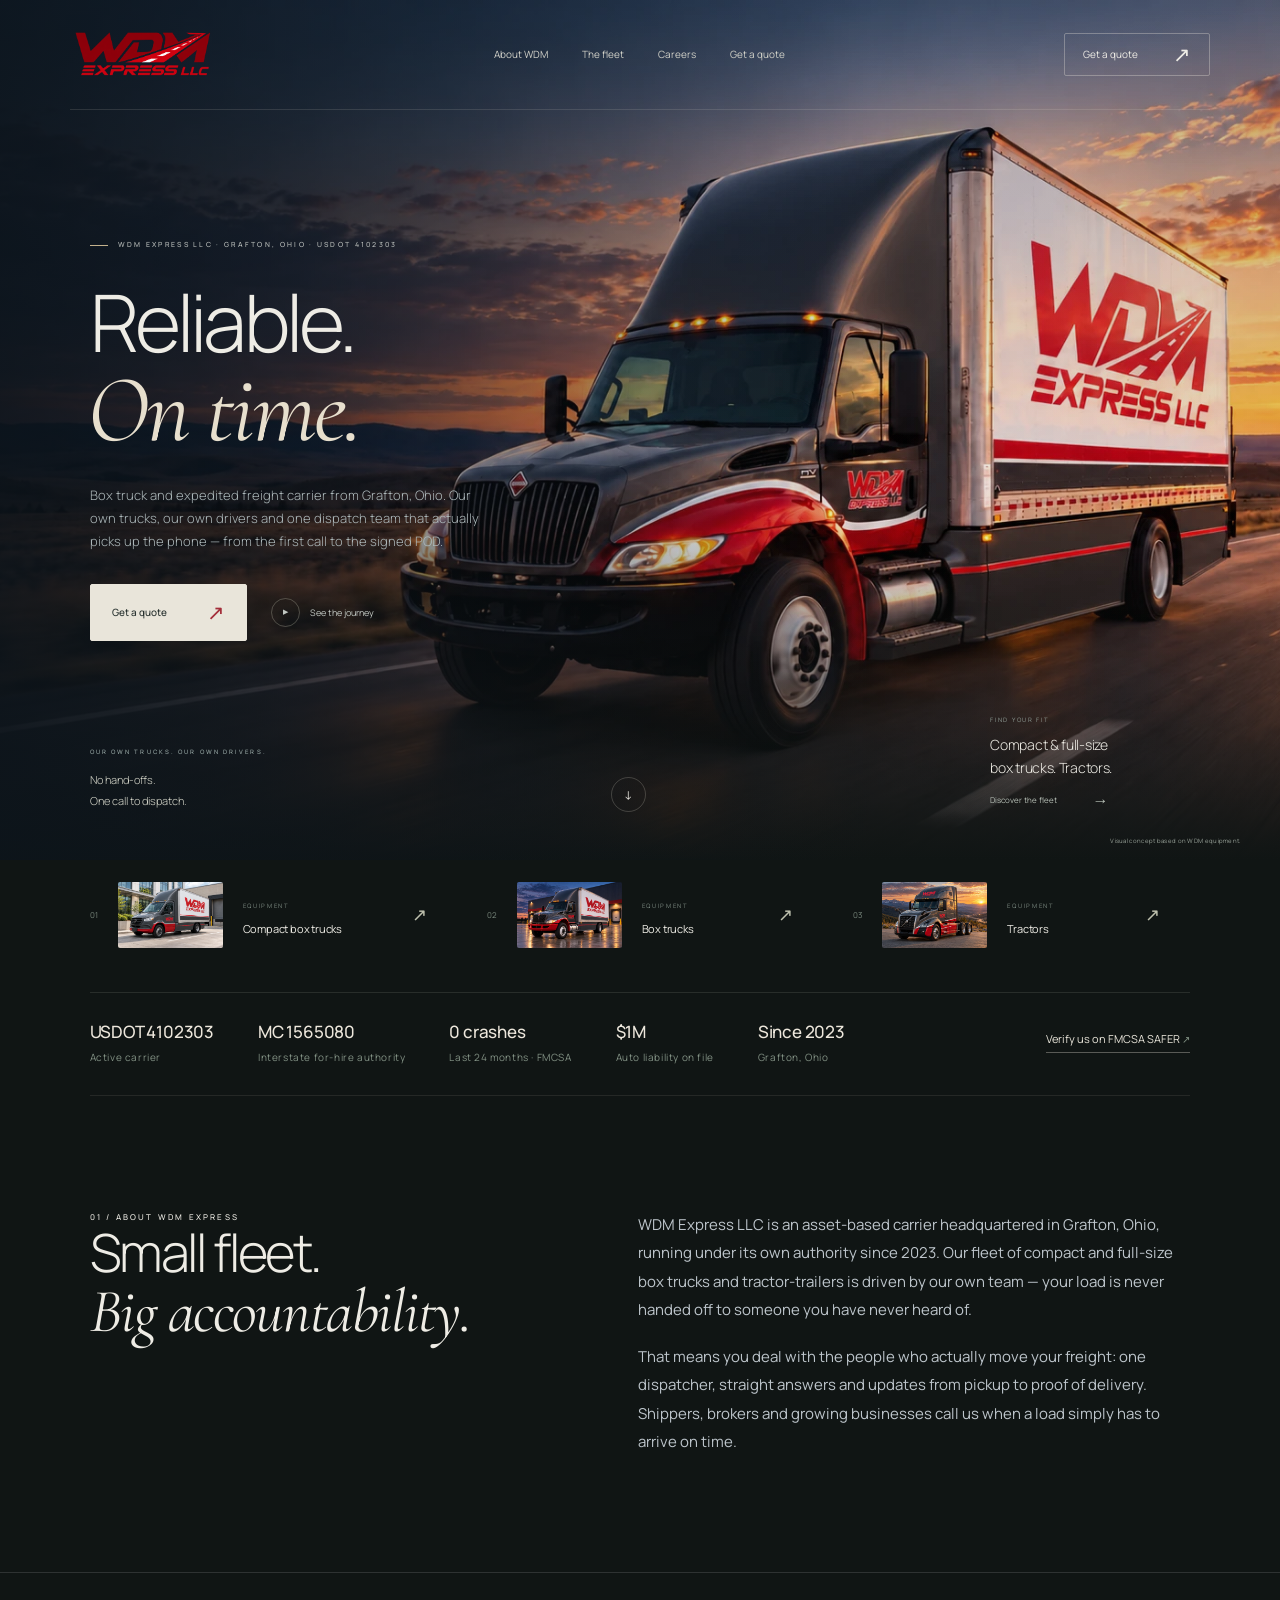
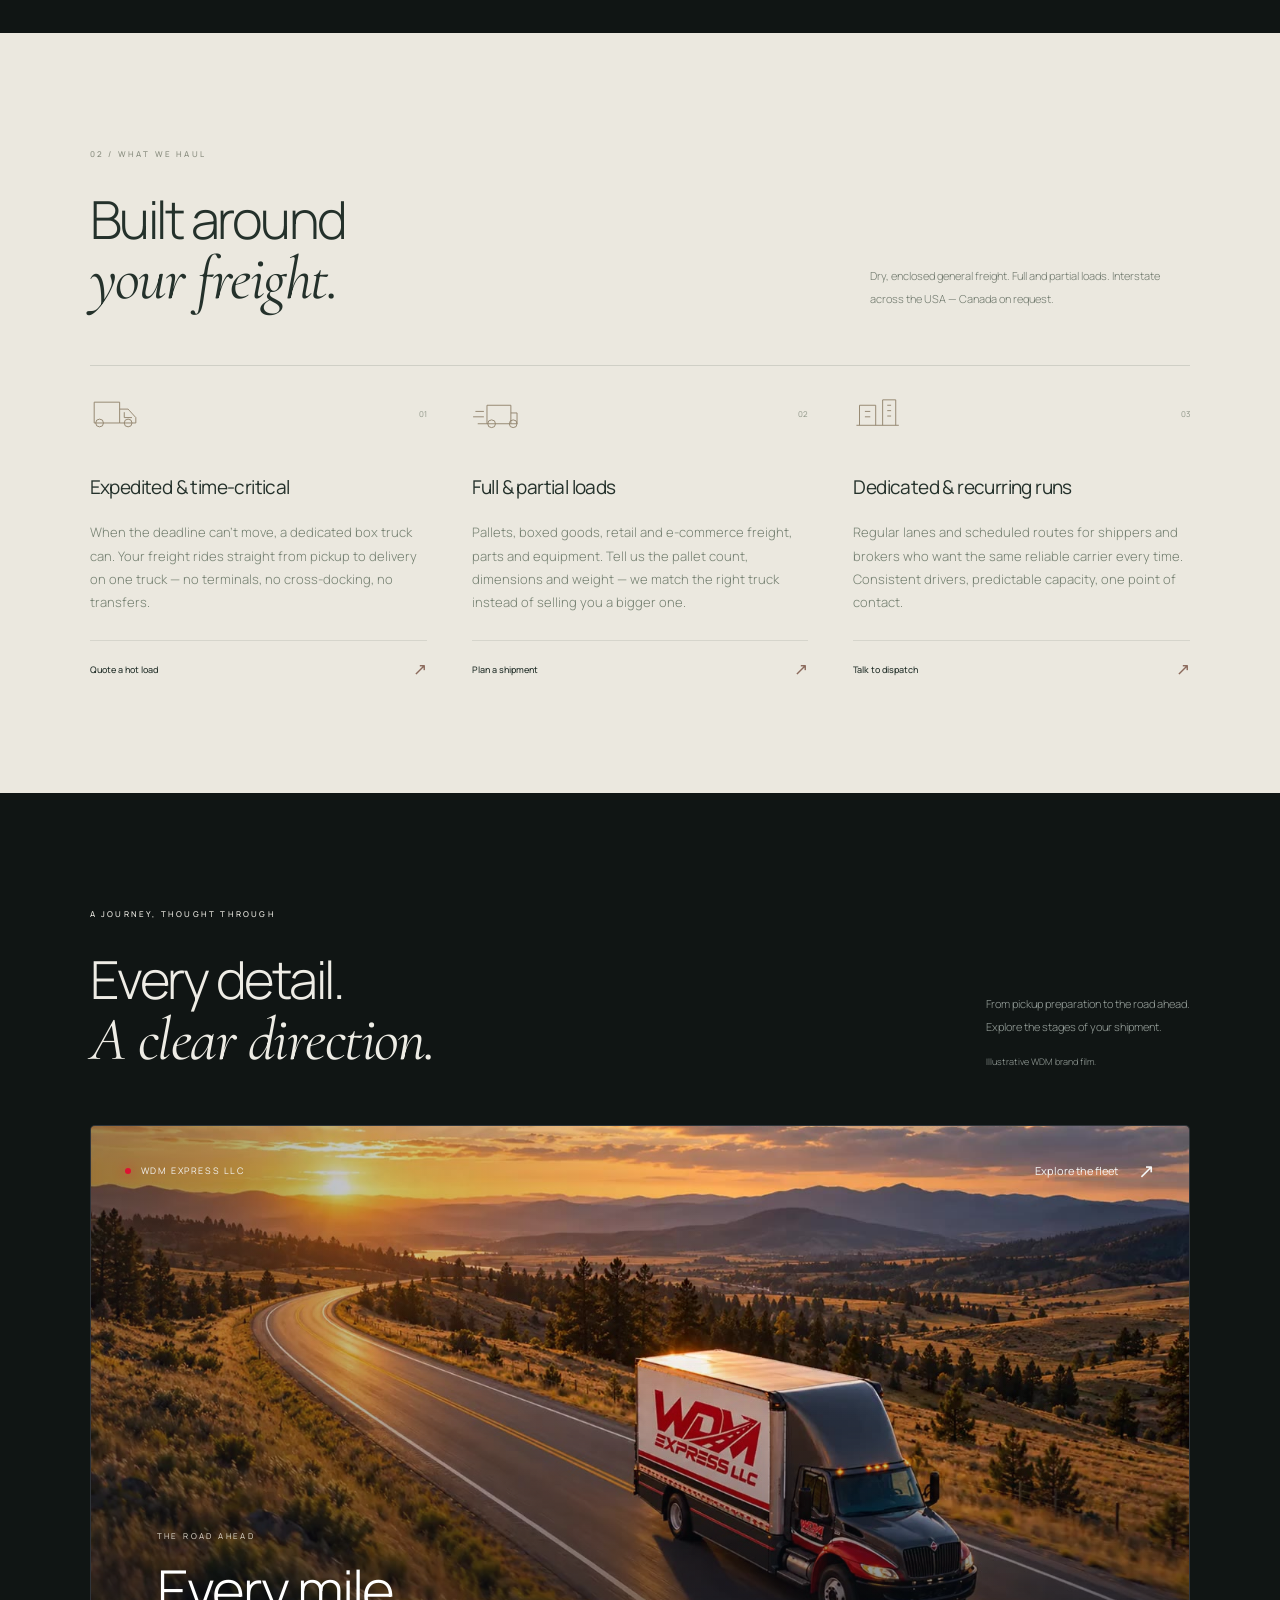
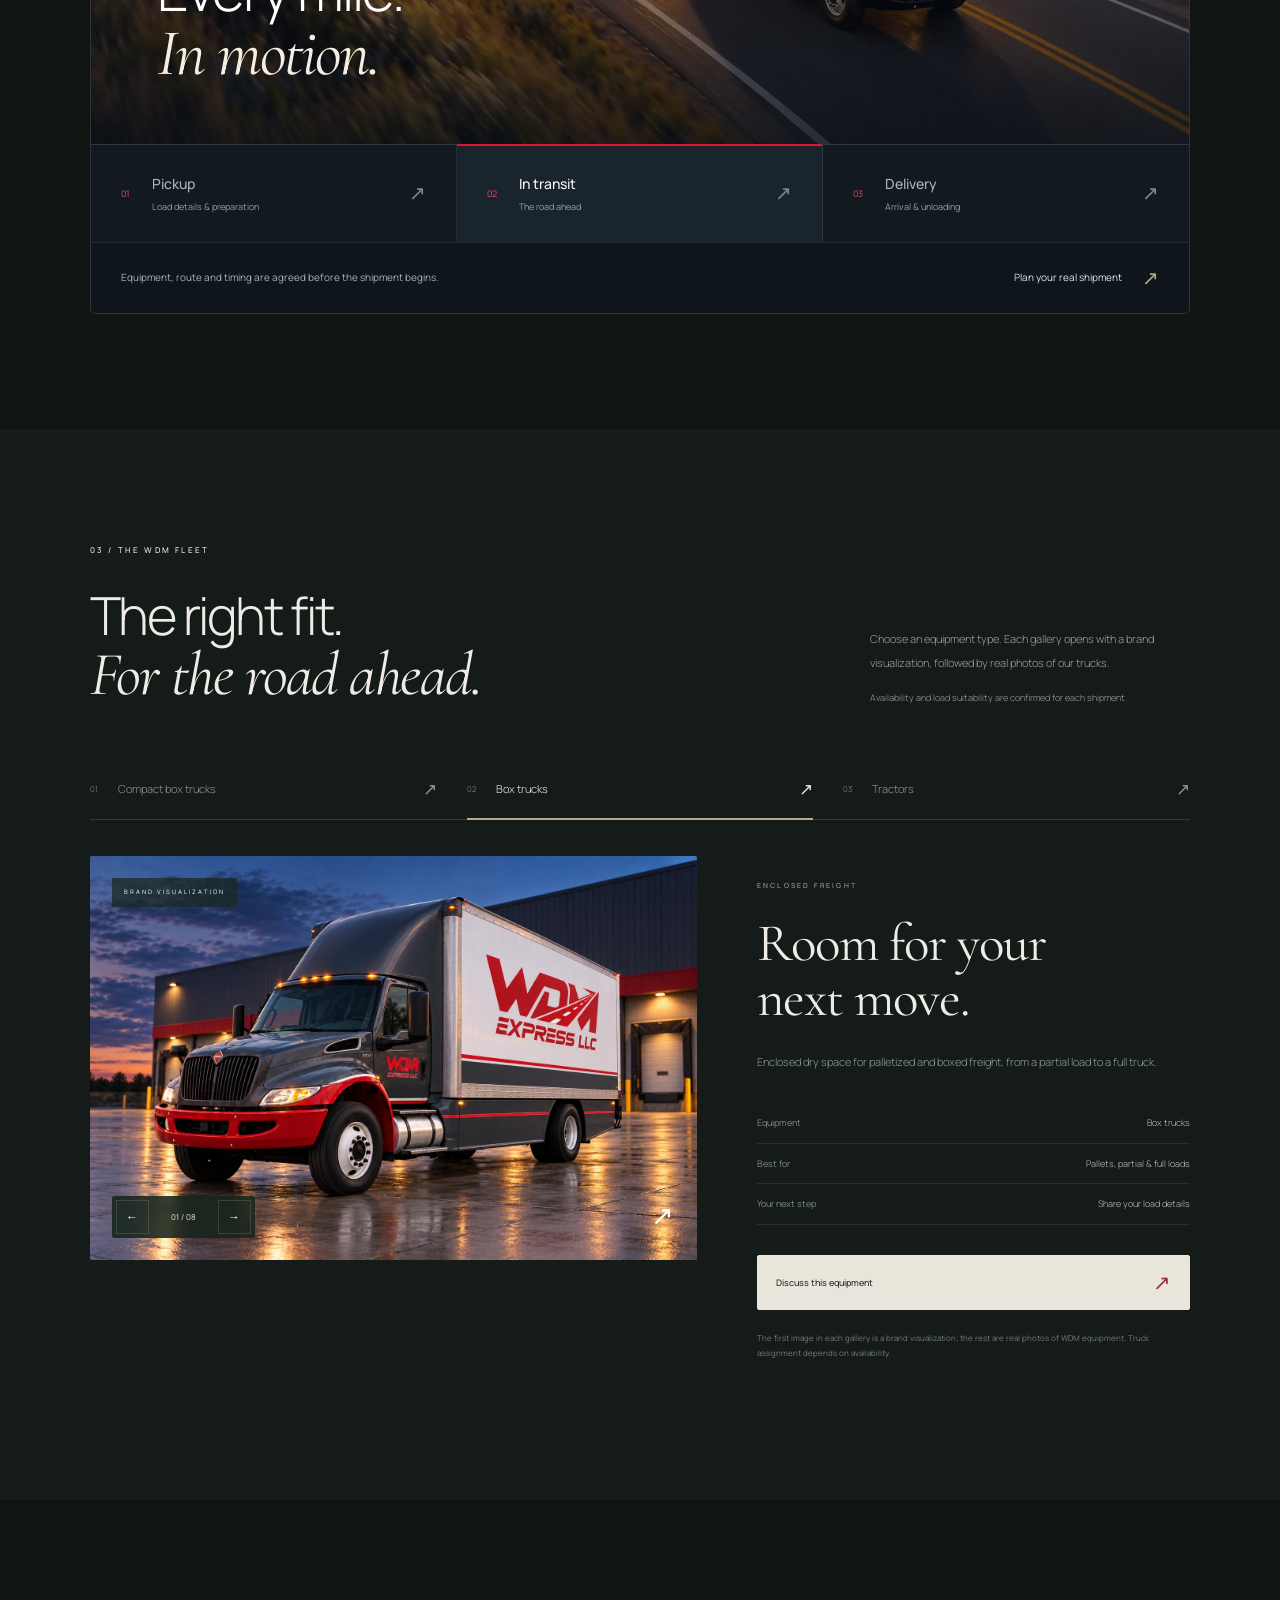
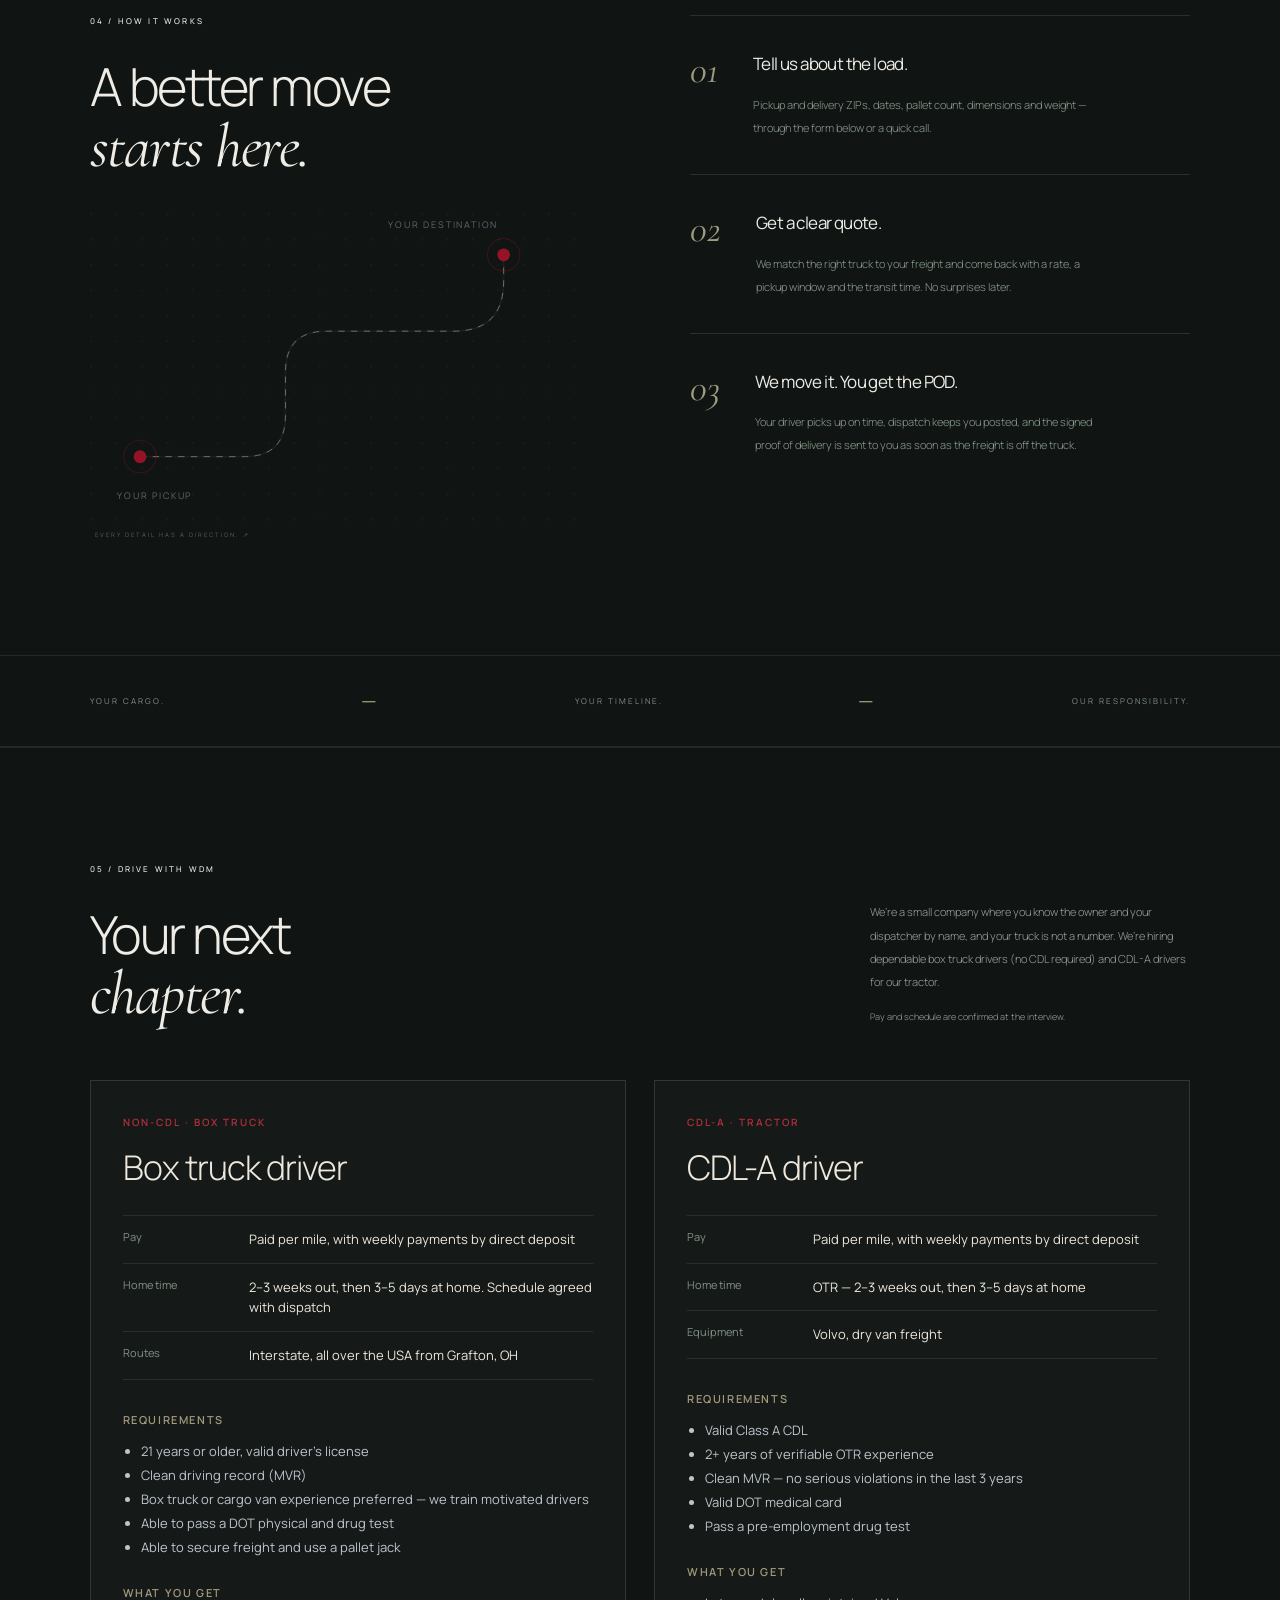
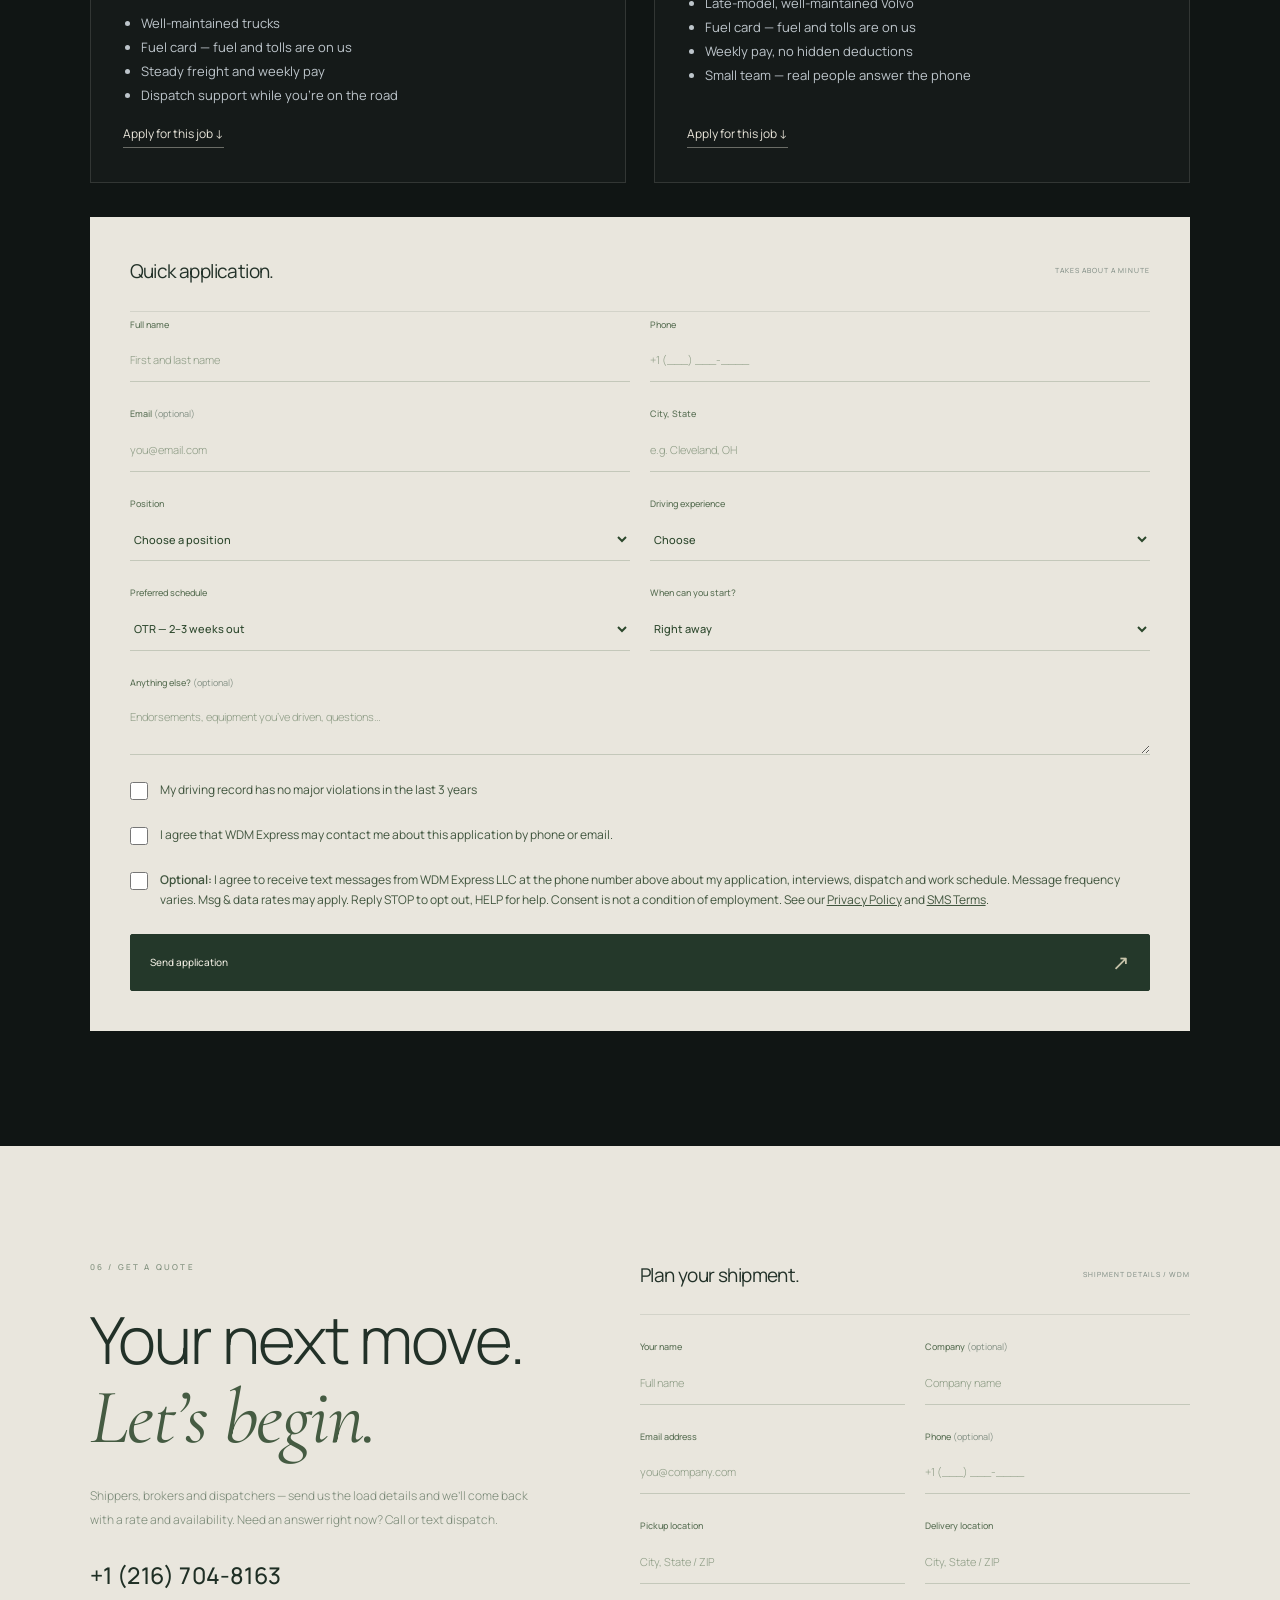
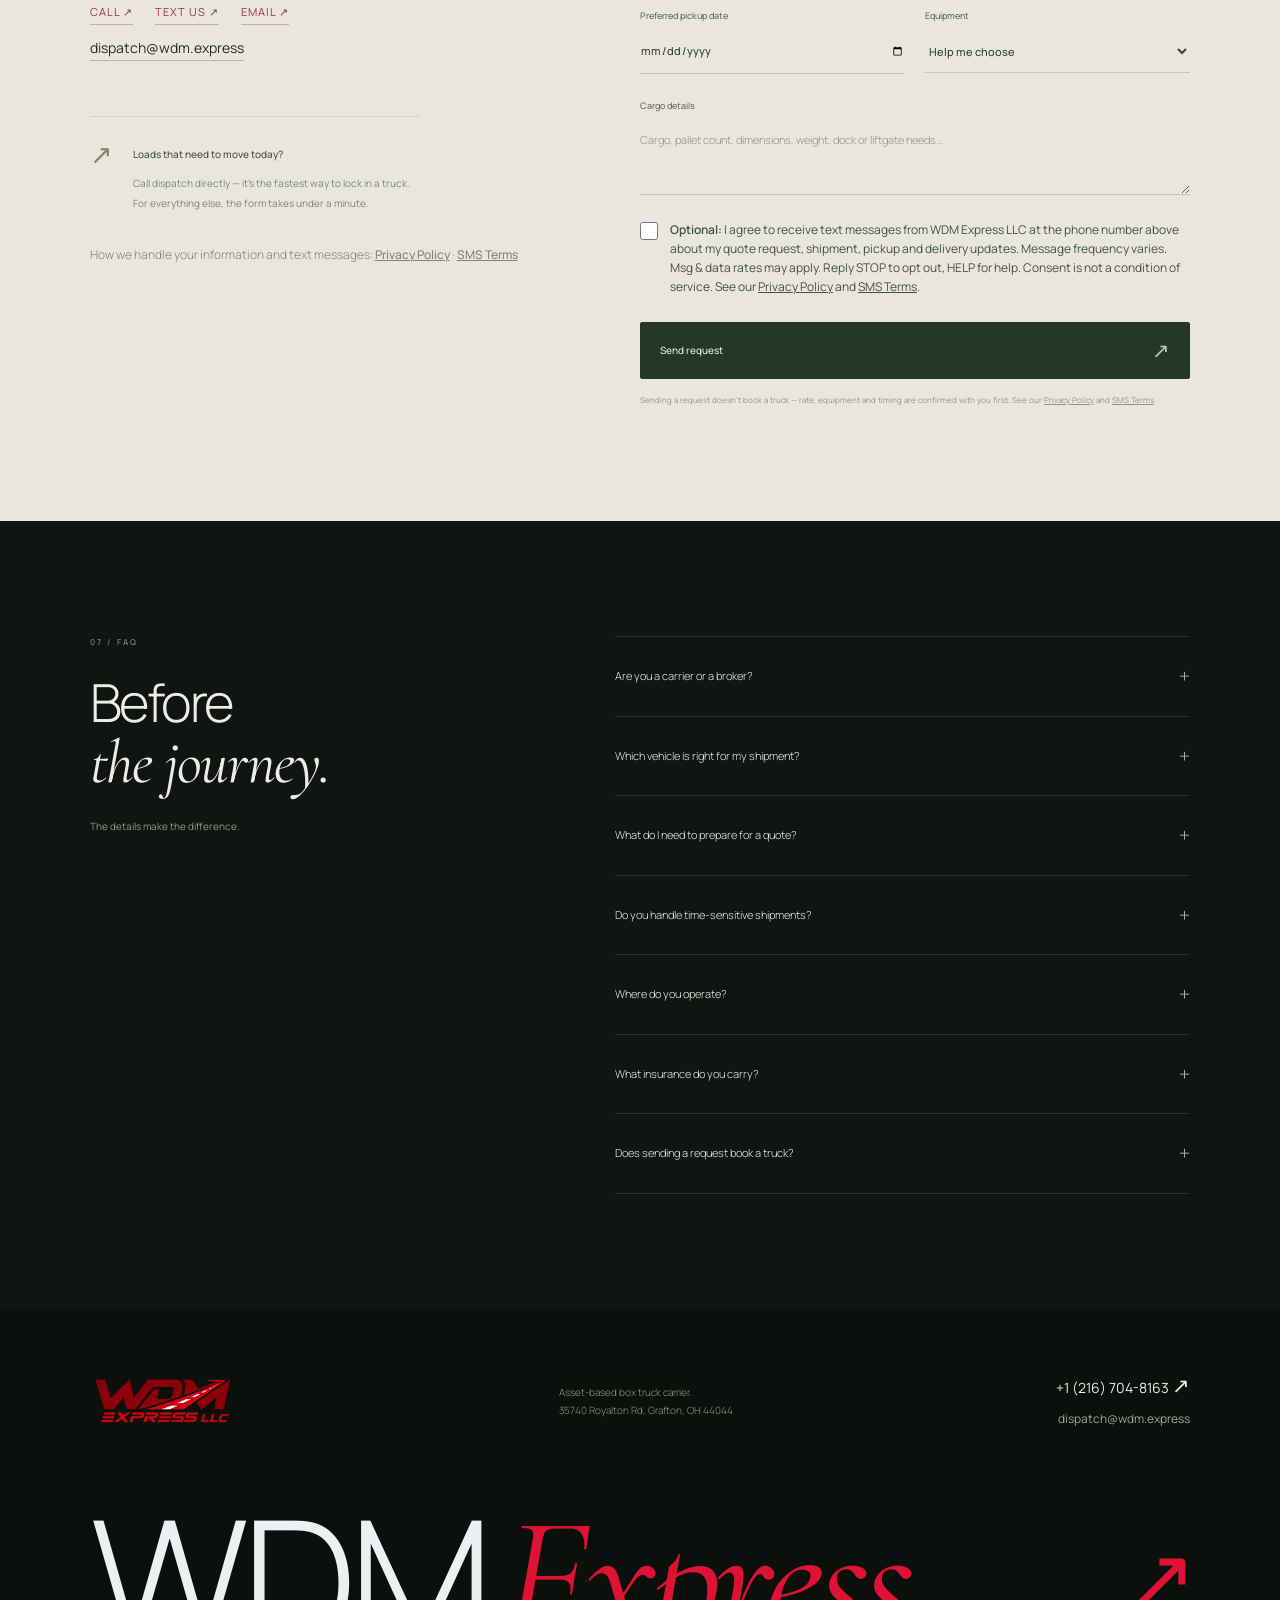
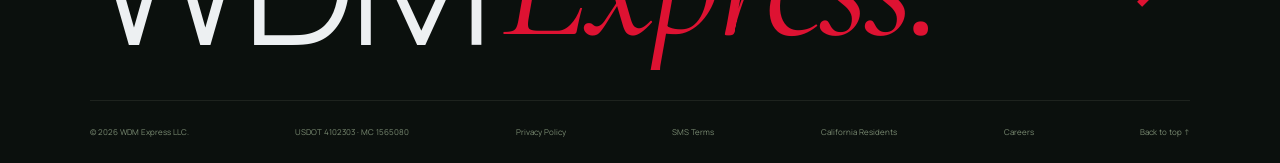
<file: index.html>
<!doctype html><html lang="en"><head><meta charset="UTF-8"><meta name="robots" content="noindex, nofollow">
<meta name="viewport" content="width=device-width, initial-scale=1"><meta name="theme-color" content="#11171c"><title>WDM Express LLC | Box Truck &amp; Expedited Freight Carrier · Grafton, Ohio</title>
<meta name="description" content="Asset-based box truck carrier from Grafton, Ohio. USDOT 4102303 · MC 1565080. Expedited, full and partial loads and dedicated runs across the USA. Call or text +1 (216) 704-8163.">
<link rel="canonical" href="https://wdm.express/">
<meta property="og:type" content="website"><meta property="og:site_name" content="WDM Express LLC"><meta property="og:url" content="https://wdm.express/">
<meta property="og:title" content="WDM Express LLC — Reliable. On time."><meta property="og:description" content="Asset-based box truck carrier from Grafton, Ohio. Our own trucks, our own drivers, one dispatch team. USDOT 4102303 · MC 1565080.">
<meta property="og:image" content="https://wdm.express/assets/og-image.jpg"><meta property="og:image:width" content="1200"><meta property="og:image:height" content="630"><meta name="twitter:card" content="summary_large_image">
<link rel="icon" type="image/png" sizes="64x64" href="assets/favicon.png"><link rel="apple-touch-icon" href="assets/apple-touch-icon.png">
<script type="application/ld+json">{"@context":"https://schema.org","@type":"LocalBusiness","@id":"https://wdm.express/#company","name":"WDM Express LLC","description":"Asset-based box truck and expedited freight carrier. USDOT 4102303, MC 1565080.","url":"https://wdm.express/","logo":"https://wdm.express/assets/logo.png","image":"https://wdm.express/assets/og-image.jpg","telephone":"+1-216-704-8163","email":"dispatch@wdm.express","address":{"@type":"PostalAddress","streetAddress":"35740 Royalton Rd","addressLocality":"Grafton","addressRegion":"OH","postalCode":"44044","addressCountry":"US"},"areaServed":["US","CA"],"foundingDate":"2023","identifier":[{"@type":"PropertyValue","propertyID":"USDOT","value":"4102303"},{"@type":"PropertyValue","propertyID":"MC","value":"1565080"}],"knowsAbout":["Box truck freight","Expedited freight","Partial truckload","Dedicated routes"]}</script><link rel="stylesheet" href="style.css"></head><body class="wdm">
<a class="skip-link" href="#main">Skip to content</a>
<header class="topbar"><a class="logo" href="#home" aria-label="WDM Express home"><img src="assets/logo.png" alt="WDM Express LLC" width="160" height="80"></a><nav id="navigation" aria-label="Main navigation"><a href="#about">About WDM</a><a href="#fleet">The fleet</a><a href="#career">Careers</a><a href="#quote">Get a quote</a><a href="tel:+12167048163">+1 (216) 704-8163</a></nav><a class="nav-button" href="#quote">Get a quote <span class="arrow">↗</span></a><button class="mobile-menu" type="button" aria-label="Open navigation" aria-expanded="false" aria-controls="navigation">☰</button></header>
<main id="main"><section class="dark-hero" id="home"><div class="dark-backdrop has-film"><video id="hero-video" src="assets/wdm-driving.mp4" poster="assets/hero-wdm-aero-symmetric.webp" autoplay muted loop playsinline preload="auto" width="1440" height="822" aria-label="WDM Express branded box truck driving on the highway"></video></div><div class="dark-grid"></div><div class="dark-heading"><p class="eyebrow"><i></i> WDM EXPRESS LLC · GRAFTON, OHIO · USDOT 4102303</p><h1>Reliable.<br><em>On time.</em></h1><div class="dark-description"><span></span><p>Box truck and expedited freight carrier from Grafton, Ohio. Our own trucks, our own drivers and one dispatch team that actually picks up the phone — from the first call to the signed POD.</p></div><div class="hero-actions"><a href="#quote" class="primary">Get a quote <span class="arrow">↗</span></a><a href="#journey" class="journey-link"><span>▶</span> See the journey</a></div></div><div class="vertical-label">OPEN ROADS. CLEAR DIRECTION.</div><div class="dark-photo-label"><i></i> A NEW PERSPECTIVE ON THE ROAD AHEAD</div><div class="dark-bottom"><div><p class="eyebrow">OUR OWN TRUCKS. OUR OWN DRIVERS.</p><p>No hand-offs.<br>One call to dispatch.</p></div><div class="hero-scroll-group"><a href="#journey" class="round-link" aria-label="See the shipment visualization">↓</a></div><div class="equipment-mini"><span>FIND YOUR FIT</span><b>Compact &amp; full-size<br>box trucks. Tractors.</b><a href="#fleet">Discover the fleet <span>→</span></a></div></div><span class="hero-credit">Visual concept based on WDM equipment.</span></section>
<div class="dark-fleet-strip"><a href="#fleet" data-select="compact"><span class="strip-number">01</span><img src="assets/fleet-mercedes-city.webp" alt="Compact box truck" width="105" height="74"><div><span>EQUIPMENT</span><h3>Compact box trucks</h3></div><span class="arrow">↗</span></a><a href="#fleet" data-select="box"><span class="strip-number">02</span><img src="assets/fleet-international-terminal.webp" alt="International box truck" width="105" height="74"><div><span>EQUIPMENT</span><h3>Box trucks</h3></div><span class="arrow">↗</span></a><a href="#fleet" data-select="tractor"><span class="strip-number">03</span><img src="assets/fleet-volvo-mountains.webp" alt="Volvo tractor" width="105" height="74"><div><span>EQUIPMENT</span><h3>Tractors</h3></div><span class="arrow">↗</span></a></div>
<section class="trust-strip" aria-label="Company credentials"><ul><li><b>USDOT 4102303</b><span>Active carrier</span></li><li><b>MC 1565080</b><span>Interstate for-hire authority</span></li><li><b>0 crashes</b><span>Last 24 months · FMCSA</span></li><li><b>$1M</b><span>Auto liability on file</span></li><li><b>Since 2023</b><span>Grafton, Ohio</span></li></ul><a href="https://safer.fmcsa.dot.gov/query.asp?searchtype=ANY&amp;query_type=queryCarrierSnapshot&amp;query_param=USDOT&amp;query_string=4102303" target="_blank" rel="noopener">Verify us on FMCSA SAFER <span aria-hidden="true">↗</span></a></section>
<section class="about-official section" id="about"><div><p class="eyebrow">01 / ABOUT WDM EXPRESS</p><h2>Small fleet.<br><em>Big accountability.</em></h2></div><div class="about-copy"><p>WDM Express LLC is an asset-based carrier headquartered in Grafton, Ohio, running under its own authority since 2023. Our fleet of compact and full-size box trucks and tractor-trailers is driven by our own team — your load is never handed off to someone you have never heard of.</p><p>That means you deal with the people who actually move your freight: one dispatcher, straight answers and updates from pickup to proof of delivery. Shippers, brokers and growing businesses call us when a load simply has to arrive on time.</p></div></section>
<section class="services section" id="services"><div class="section-heading"><div><p class="eyebrow">02 / WHAT WE HAUL</p><h2>Built around<br><em>your freight.</em></h2></div><p>Dry, enclosed general freight. Full and partial loads. Interstate across the USA — Canada on request.</p></div><div class="service-grid"><article><div class="service-top"><svg viewBox="0 0 64 48" aria-hidden="true"><path d="M5 8h33v27H5zm33 9h11l10 11v7H38M12 40a5 5 0 1 0 0-10 5 5 0 0 0 0 10zm37 0a5 5 0 1 0 0-10 5 5 0 0 0 0 10M44 21v7h10"/></svg><span>01</span></div><h3>Expedited &amp; time-critical</h3><p>When the deadline can’t move, a dedicated box truck can. Your freight rides straight from pickup to delivery on one truck — no terminals, no cross-docking, no transfers.</p><a href="#quote" data-service="Expedited / time-critical">Quote a hot load <span class="arrow">↗</span></a></article><article><div class="service-top"><svg viewBox="0 0 64 48" aria-hidden="true"><path d="M7 36h43V12H19v24m31-14h8v14h-8M4 20h11M1 27h14m10 14a5 5 0 1 0 0-10 5 5 0 0 0 0 10zm28 0a5 5 0 1 0 0-10 5 5 0 0 0 0 10"/></svg><span>02</span></div><h3>Full &amp; partial loads</h3><p>Pallets, boxed goods, retail and e-commerce freight, parts and equipment. Tell us the pallet count, dimensions and weight — we match the right truck instead of selling you a bigger one.</p><a href="#quote" data-service="Full / partial load">Plan a shipment <span class="arrow">↗</span></a></article><article><div class="service-top"><svg viewBox="0 0 64 48" aria-hidden="true"><path d="M8 38V12h21v26m9 0V5h17v33M4 38h55M15 20h7m-7 7h7m22-15h5m-5 7h5m-5 7h5"/></svg><span>03</span></div><h3>Dedicated &amp; recurring runs</h3><p>Regular lanes and scheduled routes for shippers and brokers who want the same reliable carrier every time. Consistent drivers, predictable capacity, one point of contact.</p><a href="tel:+12167048163">Talk to dispatch <span class="arrow">↗</span></a></article></div></section>
<section class="journey-section section" id="journey"><div class="section-heading"><div><p class="eyebrow">A JOURNEY, THOUGHT THROUGH</p><h2>Every detail.<br><em>A clear direction.</em></h2></div><div><p>From pickup preparation to the road ahead.<br>Explore the stages of your shipment.</p><p class="fine">Illustrative WDM brand film.</p></div></div>
<div class="journey-board cinematic-journey"><div class="route-cinema"><video id="journey-video" data-src="assets/wdm-journey-aerial.mp4" poster="assets/wdm-journey-poster.jpg" autoplay muted loop playsinline preload="none" width="1440" height="822" aria-label="WDM Express box truck driving along a countryside highway, filmed from above"></video><div class="route-film-shade"></div><div class="route-film-top"><span><i></i> WDM EXPRESS LLC</span><a href="#fleet">Explore the fleet <span aria-hidden="true">↗</span></a></div><div class="route-film-copy"><p>THE ROAD AHEAD</p><h3>Every mile.<br><em>In motion.</em></h3></div></div>
<div class="route-stages" role="group" aria-label="Explore shipment stages"><button type="button" data-stage="0" aria-pressed="false"><span>01</span><div><b>Pickup</b><small>Load details &amp; preparation</small></div><span class="route-stage-arrow" aria-hidden="true">↗</span></button><button type="button" data-stage="1" aria-pressed="true" class="active"><span>02</span><div><b>In transit</b><small>The road ahead</small></div><span class="route-stage-arrow" aria-hidden="true">↗</span></button><button type="button" data-stage="2" aria-pressed="false"><span>03</span><div><b>Delivery</b><small>Arrival &amp; unloading</small></div><span class="route-stage-arrow" aria-hidden="true">↗</span></button></div>
<div class="journey-caption"><p id="journey-stage-detail" aria-live="polite">Equipment, route and timing are agreed before the shipment begins.</p><a href="#quote">Plan your real shipment <span>↗</span></a></div></div></section>
<section class="fleet-section section" id="fleet"><div class="section-heading"><div><p class="eyebrow">03 / THE WDM FLEET</p><h2>The right fit.<br><em>For the road ahead.</em></h2></div><div><p>Choose an equipment type. Each gallery opens with a brand visualization, followed by real photos of our trucks.</p><p class="fine">Availability and load suitability are confirmed for each shipment.</p></div></div><div class="equipment-tabs" role="tablist" aria-label="Fleet equipment"><button id="tab-compact" role="tab" aria-selected="false" aria-controls="fleet-panel" data-fleet="compact" tabindex="-1"><span>01</span> Compact box trucks <span class="arrow">↗</span></button><button id="tab-box" role="tab" aria-selected="true" aria-controls="fleet-panel" data-fleet="box" class="active" tabindex="0"><span>02</span> Box trucks <span class="arrow">↗</span></button><button id="tab-tractor" role="tab" aria-selected="false" aria-controls="fleet-panel" data-fleet="tractor" tabindex="-1"><span>03</span> Tractors <span class="arrow">↗</span></button></div><div class="fleet-showcase" id="fleet-panel" role="tabpanel" aria-labelledby="tab-box"><div class="fleet-photo"><button class="expand-photo" aria-label="View vehicle photo full screen" type="button"><img id="fleet-photo" src="assets/fleet-international-terminal.webp" alt="WDM International box truck with aerodynamic fairing at a freight terminal" loading="lazy" width="1536" height="1024"></button><span class="photo-badge" id="fleet-badge">BRAND VISUALIZATION</span><div class="photo-controls"><button type="button" id="fleet-prev" aria-label="Previous fleet photo">←</button><span id="fleet-count" aria-live="polite">01 / 08</span><button type="button" id="fleet-next" aria-label="Next fleet photo">→</button></div><span class="photo-expand" aria-hidden="true">↗</span></div><div class="fleet-detail"><span class="eyebrow" id="fleet-category">ENCLOSED FREIGHT</span><h3 id="fleet-title">Room for your<br>next move.</h3><p id="fleet-description">Enclosed dry space for palletized and boxed freight, from a partial load to a full truck.</p><dl><div><dt>Equipment</dt><dd id="fleet-equipment">Box trucks</dd></div><div><dt>Best for</dt><dd id="fleet-best">Pallets, partial &amp; full loads</dd></div><div><dt>Your next step</dt><dd>Share your load details</dd></div></dl><a href="#quote" class="primary" id="fleet-quote" data-equipment="Box truck">Discuss this equipment <span class="arrow">↗</span></a><p class="fine">The first image in each gallery is a brand visualization; the rest are real photos of WDM equipment. Truck assignment depends on availability.</p></div></div></section>
<section class="approach section" id="approach"><div class="approach-visual"><p class="eyebrow">04 / HOW IT WORKS</p><h2>A better move<br><em>starts here.</em></h2><div class="route-drawing" aria-hidden="true"><svg viewBox="0 0 550 350" fill="none"><defs><pattern id="route-grid" width="28" height="28" patternUnits="userSpaceOnUse"><circle cx="1" cy="1" r=".8" fill="#fff" opacity=".13"/></pattern></defs><rect width="550" height="350" fill="url(#route-grid)"/><path class="route-shadow" d="M55 268H170Q215 268 215 223V175Q215 130 260 130H400Q455 130 455 75V46"/><path class="route-path" d="M55 268H170Q215 268 215 223V175Q215 130 260 130H400Q455 130 455 75V46"/><circle cx="55" cy="268" r="7" fill="#de1232"/><circle cx="55" cy="268" r="18" stroke="#de1232" opacity=".4"/><circle cx="455" cy="46" r="7" fill="#de1232"/><circle cx="455" cy="46" r="18" stroke="#de1232" opacity=".4"/><text x="30" y="315" fill="#8796a0" font-size="10" letter-spacing="2">YOUR PICKUP</text><text x="328" y="17" fill="#8796a0" font-size="10" letter-spacing="2">YOUR DESTINATION</text></svg><span class="route-label">EVERY DETAIL HAS A DIRECTION. ↗</span></div></div><div class="steps"><article><span>01</span><div><h3>Tell us about the load.</h3><p>Pickup and delivery ZIPs, dates, pallet count, dimensions and weight — through the form below or a quick call.</p></div></article><article><span>02</span><div><h3>Get a clear quote.</h3><p>We match the right truck to your freight and come back with a rate, a pickup window and the transit time. No surprises later.</p></div></article><article><span>03</span><div><h3>We move it. You get the POD.</h3><p>Your driver picks up on time, dispatch keeps you posted, and the signed proof of delivery is sent to you as soon as the freight is off the truck.</p></div></article></div></section>
<div class="statement"><span>YOUR CARGO.</span><i>—</i><span>YOUR TIMELINE.</span><i>—</i><span>OUR RESPONSIBILITY.</span></div>
<section class="careers section" id="career"><div class="section-heading"><div><p class="eyebrow">05 / DRIVE WITH WDM</p><h2>Your next<br><em>chapter.</em></h2></div><div><p>We’re a small company where you know the owner and your dispatcher by name, and your truck is not a number. We’re hiring dependable box truck drivers (no CDL required) and CDL-A drivers for our tractor.</p><p class="fine">Pay and schedule are confirmed at the interview.</p></div></div>
<div class="jobs">
<article class="job"><p class="job-tag">NON-CDL · BOX TRUCK</p><h3>Box truck driver</h3>
<dl class="job-facts"><div><dt>Pay</dt><dd>Paid per mile, with weekly payments by direct deposit</dd></div><div><dt>Home time</dt><dd>2–3 weeks out, then 3–5 days at home. Schedule agreed with dispatch</dd></div><div><dt>Routes</dt><dd>Interstate, all over the USA from Grafton, OH</dd></div></dl>
<h4>Requirements</h4><ul><li>21 years or older, valid driver’s license</li><li>Clean driving record (MVR)</li><li>Box truck or cargo van experience preferred — we train motivated drivers</li><li>Able to pass a DOT physical and drug test</li><li>Able to secure freight and use a pallet jack</li></ul>
<h4>What you get</h4><ul><li>Well-maintained trucks</li><li>Fuel card — fuel and tolls are on us</li><li>Steady freight and weekly pay</li><li>Dispatch support while you’re on the road</li></ul>
<a href="#apply" class="job-apply" data-position="Box truck driver (Non-CDL)">Apply for this job <span aria-hidden="true">↓</span></a></article>
<article class="job"><p class="job-tag">CDL-A · TRACTOR</p><h3>CDL-A driver</h3>
<dl class="job-facts"><div><dt>Pay</dt><dd>Paid per mile, with weekly payments by direct deposit</dd></div><div><dt>Home time</dt><dd>OTR — 2–3 weeks out, then 3–5 days at home</dd></div><div><dt>Equipment</dt><dd>Volvo, dry van freight</dd></div></dl>
<h4>Requirements</h4><ul><li>Valid Class A CDL</li><li>2+ years of verifiable OTR experience</li><li>Clean MVR — no serious violations in the last 3 years</li><li>Valid DOT medical card</li><li>Pass a pre-employment drug test</li></ul>
<h4>What you get</h4><ul><li>Late-model, well-maintained Volvo</li><li>Fuel card — fuel and tolls are on us</li><li>Weekly pay, no hidden deductions</li><li>Small team — real people answer the phone</li></ul>
<a href="#apply" class="job-apply" data-position="CDL-A driver">Apply for this job <span aria-hidden="true">↓</span></a></article>
</div>
<form id="apply-form" class="apply-form" novalidate><div class="form-heading"><h3 id="apply">Quick application.</h3><span>TAKES ABOUT A MINUTE</span></div>
<input type="hidden" name="form_type" value="Driver application">
<div class="form-grid">
<label>Full name<input name="name" autocomplete="name" placeholder="First and last name" required maxlength="100"></label>
<label>Phone<input type="tel" name="phone" autocomplete="tel" placeholder="+1 (___) ___-____" required maxlength="40"></label>
<label>Email <span>(optional)</span><input type="email" name="email" autocomplete="email" placeholder="you@email.com" maxlength="200"></label>
<label>City, State<input name="location" autocomplete="address-level2" placeholder="e.g. Cleveland, OH" required maxlength="120"></label>
<label>Position<select name="position" id="apply-position" required><option value="">Choose a position</option><option>Box truck driver (Non-CDL)</option><option>CDL-A driver</option></select></label>
<label>Driving experience<select name="experience" required><option value="">Choose</option><option>Less than 1 year</option><option>1–2 years</option><option>3–5 years</option><option>5+ years</option></select></label>
<label>Preferred schedule<select name="schedule"><option>OTR — 2–3 weeks out</option><option>Flexible / let’s discuss</option></select></label>
<label>When can you start?<select name="start"><option>Right away</option><option>Within 2 weeks</option><option>Within a month</option></select></label>
<label class="full">Anything else? <span>(optional)</span><textarea name="message" rows="2" placeholder="Endorsements, equipment you’ve driven, questions…" maxlength="1500"></textarea></label>
<label class="check full"><input type="checkbox" name="clean_record" value="Yes"> <span>My driving record has no major violations in the last 3 years</span></label>
<label class="check full"><input type="checkbox" name="consent" value="Yes" required> <span>I agree that WDM Express may contact me about this application by phone or email.</span></label><label class="check full sms-consent"><input type="checkbox" name="sms_consent" value="Yes"> <span><b>Optional:</b> I agree to receive text messages from WDM Express LLC at the phone number above about my application, interviews, dispatch and work schedule. Message frequency varies. Msg &amp; data rates may apply. Reply STOP to opt out, HELP for help. Consent is not a condition of employment. See our <a href="privacy-policy">Privacy Policy</a> and <a href="sms-terms">SMS Terms</a>.</span></label>
<input type="text" name="botcheck" class="hp" tabindex="-1" autocomplete="off" aria-hidden="true">
</div><button type="submit" class="primary">Send application <span class="arrow">↗</span></button>
<div class="form-status" role="status" aria-live="polite" hidden></div></form>
</section>
<section class="quote-section section" id="quote"><div class="quote-copy"><p class="eyebrow">06 / GET A QUOTE</p><h2>Your next move.<br><em>Let’s begin.</em></h2><p>Shippers, brokers and dispatchers — send us the load details and we’ll come back with a rate and availability. Need an answer right now? Call or text dispatch.</p><div class="contact-lines"><a class="contact-phone" href="tel:+12167048163">+1 (216) 704-8163</a><div><a href="tel:+12167048163">Call <span aria-hidden="true">↗</span></a><a href="sms:+12167048163">Text us <span aria-hidden="true">↗</span></a><a href="mailto:dispatch@wdm.express">Email <span aria-hidden="true">↗</span></a></div><a class="contact-email" href="mailto:dispatch@wdm.express">dispatch@wdm.express</a></div><div class="quote-note"><span class="arrow">↗</span><div><b>Loads that need to move today?</b><p>Call dispatch directly — it’s the fastest way to lock in a truck. For everything else, the form takes under a minute.</p></div></div><p class="legal-links">How we handle your information and text messages: <a href="privacy-policy">Privacy Policy</a> · <a href="sms-terms">SMS Terms</a></p></div><form id="quote-form" novalidate><input type="hidden" name="form_type" value="Shipping request"><div class="form-heading"><h3>Plan your shipment.</h3><span>SHIPMENT DETAILS / WDM</span></div><div class="form-grid"><label>Your name<input name="name" autocomplete="name" placeholder="Full name" required maxlength="100"></label><label>Company <span>(optional)</span><input name="company" autocomplete="organization" placeholder="Company name" maxlength="150"></label><label>Email address<input type="email" name="email" autocomplete="email" placeholder="you@company.com" required maxlength="200"></label><label>Phone <span>(optional)</span><input type="tel" name="phone" autocomplete="tel" placeholder="+1 (___) ___-____" maxlength="40"></label><label>Pickup location<input name="pickup" placeholder="City, State / ZIP" required maxlength="150"></label><label>Delivery location<input name="delivery" placeholder="City, State / ZIP" required maxlength="150"></label><label>Preferred pickup date<input type="date" name="date" required></label><label>Equipment<select id="equipment" name="equipment"><option>Help me choose</option><option>Compact box truck</option><option>Box truck</option><option>Tractor</option></select></label><label class="full">Cargo details<textarea id="cargo" name="cargo" rows="3" placeholder="Cargo, pallet count, dimensions, weight, dock or liftgate needs…" required maxlength="2500"></textarea></label><label class="check full sms-consent"><input type="checkbox" name="sms_consent" value="Yes"> <span><b>Optional:</b> I agree to receive text messages from WDM Express LLC at the phone number above about my quote request, shipment, pickup and delivery updates. Message frequency varies. Msg &amp; data rates may apply. Reply STOP to opt out, HELP for help. Consent is not a condition of service. See our <a href="privacy-policy">Privacy Policy</a> and <a href="sms-terms">SMS Terms</a>.</span></label><input type="text" name="botcheck" class="hp" tabindex="-1" autocomplete="off" aria-hidden="true"></div><button type="submit" class="primary">Send request <span class="arrow">↗</span></button><p class="form-disclaimer">Sending a request doesn’t book a truck — rate, equipment and timing are confirmed with you first. See our <a href="privacy-policy">Privacy Policy</a> and <a href="sms-terms">SMS Terms</a>.</p><div class="form-status" role="status" aria-live="polite" hidden></div></form></section>
<section class="faq section" id="questions"><div><p class="eyebrow">07 / FAQ</p><h2>Before<br><em>the journey.</em></h2><p class="faq-subtitle">The details make the difference.</p></div><div class="faq-list"><details><summary>Are you a carrier or a broker?<span>+</span></summary><p>We’re an asset-based carrier with our own trucks and drivers — USDOT 4102303, MC 1565080. You can check our authority, insurance and safety record on <a href="https://safer.fmcsa.dot.gov/query.asp?searchtype=ANY&amp;query_type=queryCarrierSnapshot&amp;query_param=USDOT&amp;query_string=4102303" target="_blank" rel="noopener">FMCSA SAFER</a>.</p></details><details><summary>Which vehicle is right for my shipment?<span>+</span></summary><p>That depends on cargo dimensions, total weight, loading access and route. Include these details in your request, or select “Help me choose.” Final capacity and availability must be confirmed before booking.</p></details><details><summary>What do I need to prepare for a quote?<span>+</span></summary><p>Pickup and delivery cities or ZIP codes, preferred dates, cargo description, dimensions and total weight. Include pallet count, dock access and any special loading or delivery requirements.</p></details><details><summary>Do you handle time-sensitive shipments?<span>+</span></summary><p>Yes — it’s a big part of what we do. Give us the earliest pickup time and the hard delivery deadline. If the load needs to move today, call dispatch at <a href="tel:+12167048163">+1 (216) 704-8163</a>.</p></details><details><summary>Where do you operate?<span>+</span></summary><p>We haul interstate freight across the USA from our base in Grafton, Ohio. Cross-border loads to Canada are possible — ask us before booking.</p></details><details><summary>What insurance do you carry?<span>+</span></summary><p>Our $1,000,000 auto liability coverage is on file with FMCSA. Ask us for a certificate of insurance (COI) and cargo coverage details for your specific load.</p></details><details><summary>Does sending a request book a truck?<span>+</span></summary><p>No. A shipment is booked only after WDM Express confirms the equipment, schedule, rate and terms with you — by phone and a rate confirmation.</p></details></div></section>
</main><footer><div class="footer-top"><a class="logo" href="#home"><img src="assets/logo.png" alt="WDM Express LLC" width="160" height="80" loading="lazy"></a><p>Asset-based box truck carrier.<br>35740 Royalton Rd, Grafton, OH 44044</p><div class="footer-contacts"><a href="tel:+12167048163">+1 (216) 704-8163 <span class="arrow">↗</span></a><a href="mailto:dispatch@wdm.express">dispatch@wdm.express</a></div></div><div class="footer-word">WDM <em>Express.</em><span>↗</span></div><div class="footer-bottom"><p>© <span id="year">2026</span> WDM Express LLC.</p><a href="https://safer.fmcsa.dot.gov/query.asp?searchtype=ANY&amp;query_type=queryCarrierSnapshot&amp;query_param=USDOT&amp;query_string=4102303" target="_blank" rel="noopener">USDOT 4102303 · MC 1565080</a><a href="privacy-policy">Privacy Policy</a><a href="sms-terms">SMS Terms</a><a href="ccpa">California Residents</a><a href="#career">Careers</a><a href="#home">Back to top ↑</a></div></footer>
<a class="mobile-call" href="tel:+12167048163"><span aria-hidden="true">✆</span> Call dispatch</a>
<dialog id="gallery"><div class="gallery-heading"><span id="gallery-title">The WDM fleet</span><button type="button" id="close-gallery" aria-label="Close photo gallery">×</button></div><img id="gallery-photo" alt="WDM fleet vehicle"><div class="gallery-controls"><button type="button" id="gallery-prev" aria-label="Previous photo">←</button><span id="gallery-count"></span><button type="button" id="gallery-next" aria-label="Next photo">→</button></div></dialog><script src="app.js"></script></body></html>
</file>
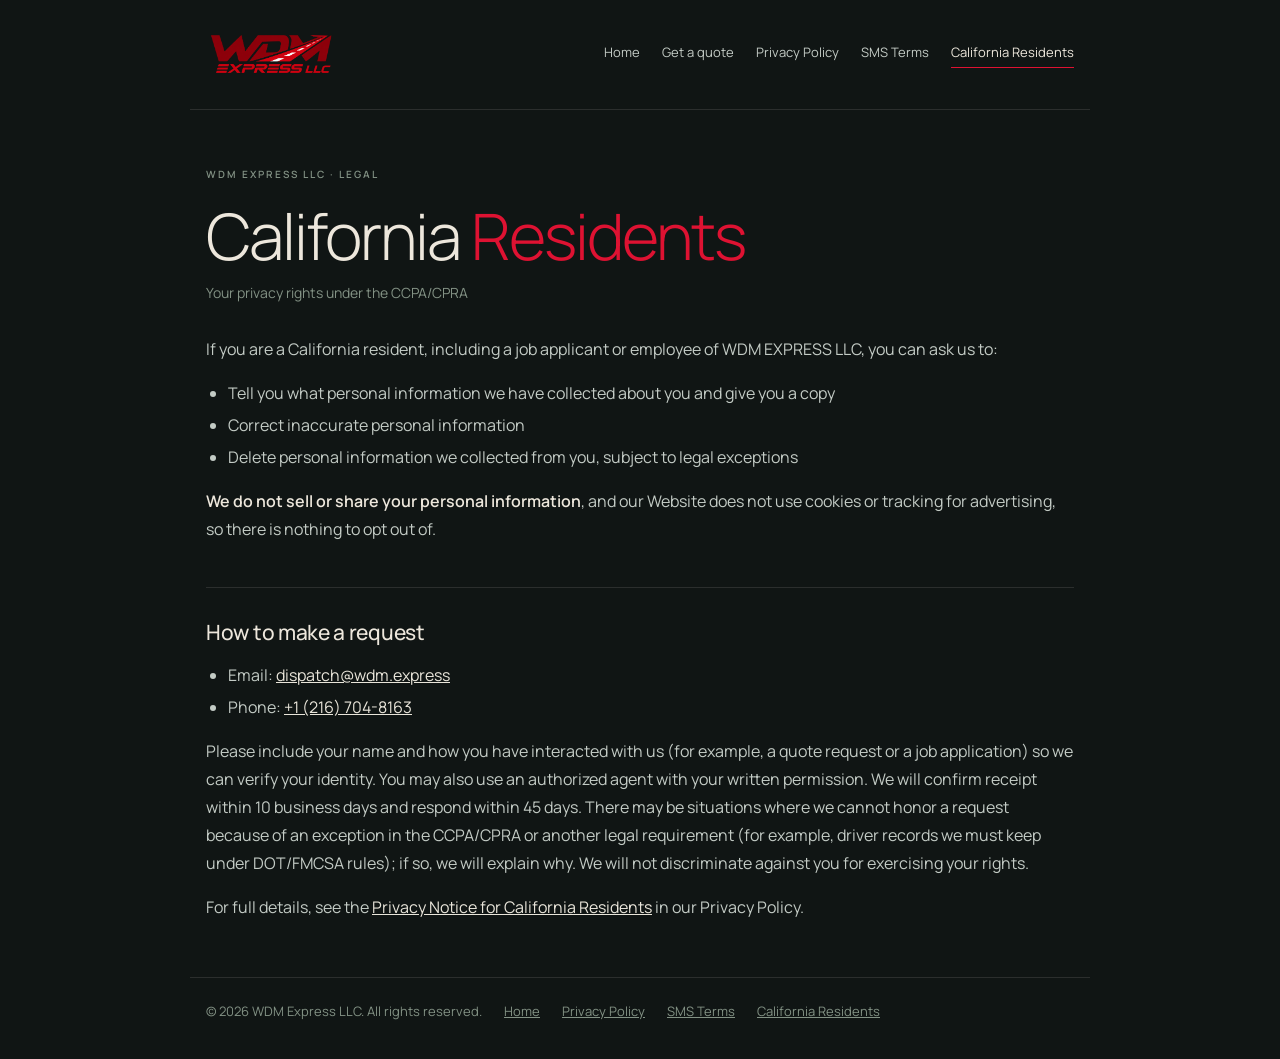
<file: ccpa.html>
<!DOCTYPE html>
<html lang="en">
<head>
<meta charset="utf-8">
<meta name="robots" content="noindex, nofollow">
<meta name="viewport" content="width=device-width, initial-scale=1.0">
<title>California Residents | WDM EXPRESS LLC</title>
<meta name="description" content="How California residents can request access to, correction or deletion of their personal information held by WDM EXPRESS LLC (CCPA/CPRA).">
<link rel="canonical" href="https://wdm.express/ccpa">
<link rel="icon" type="image/png" sizes="64x64" href="assets/favicon.png">
<meta name="theme-color" content="#101514">
<link rel="stylesheet" href="assets/fonts.css">
<style>
  :root{--bg:#101514;--panel:#151b19;--text:#c3cbc5;--head:#ede7dc;--muted:#829184;--red:#de1232;--line:#ede7dc1f;--beige:#e9e5da}
  *{box-sizing:border-box}
  html{scroll-behavior:smooth}
  body{margin:0;background:var(--bg);color:var(--text);font-family:'Manrope',Arial,sans-serif;font-weight:400;line-height:1.75}
  a{color:var(--beige)}
  .top{display:flex;align-items:center;justify-content:space-between;gap:16px;max-width:900px;margin:0 auto;padding:22px 16px;border-bottom:1px solid var(--line)}
  .top img{width:130px;height:auto;display:block}
  .top nav{display:flex;gap:22px;font-size:13px}
  .top nav a{text-decoration:none;color:var(--text)}
  .top nav a[aria-current]{color:var(--head);border-bottom:1px solid var(--red);padding-bottom:3px}
  .wrap{max-width:900px;margin:0 auto;padding:56px 16px 40px}
  .eyebrow{font-size:10px;letter-spacing:2px;color:var(--muted);font-weight:600;margin:0 0 18px;text-transform:uppercase}
  h1{color:var(--head);font-weight:300;font-size:clamp(40px,7vw,64px);letter-spacing:-2px;line-height:1.05;margin:0 0 12px}
  h1 em{font-style:normal;color:var(--red)}
  .muted{color:var(--muted);font-size:14px;margin:0 0 30px}
  h2{color:var(--head);font-size:21px;font-weight:500;letter-spacing:-.3px;margin:44px 0 10px;padding-top:26px;border-top:1px solid var(--line)}
  p,li{font-size:16px}
  ul{padding-left:22px;margin:10px 0}
  li{margin:4px 0}
  strong{color:var(--head);font-weight:600}
  .box{border:1px solid #de123266;border-left:3px solid var(--red);background:#de12320d;padding:16px 20px;margin:20px 0;border-radius:2px}
  .box strong{font-weight:500}
  address{font-style:normal}
  footer{max-width:900px;margin:0 auto;padding:22px 16px 36px;border-top:1px solid var(--line);font-size:13px;color:var(--muted);display:flex;flex-wrap:wrap;gap:10px 22px}
  footer a{color:var(--muted)}
  @media(max-width:560px){.top img{width:110px}.top nav{gap:16px}.wrap{padding-top:40px}p,li{font-size:15px}}
  h3{color:var(--head);font-size:17px;font-weight:600;margin:30px 0 8px}
  .table-wrap{overflow-x:auto;margin:20px 0;border:1px solid var(--line)}
  table{border-collapse:collapse;width:100%;min-width:720px;font-size:13px;line-height:1.55}
  th,td{border:1px solid var(--line);padding:10px 12px;text-align:left;vertical-align:top}
  th{background:var(--panel);color:var(--head);font-weight:600}
  td p,th p{font-size:13px;margin:0 0 6px}
  ol{padding-left:22px}
  address{margin:12px 0}
</style>
</head>
<body>
<header class="top">
  <a href="./" aria-label="WDM Express home"><img src="assets/logo.png" alt="WDM Express LLC" width="130" height="65"></a>
  <nav><a href="./">Home</a><a href="./#quote">Get a quote</a><a href="privacy-policy">Privacy Policy</a><a href="sms-terms">SMS Terms</a><a href="ccpa" aria-current="page">California Residents</a></nav>
</header>
<main class="wrap">
  <p class="eyebrow">WDM Express LLC · Legal</p>
  <h1>California <em>Residents</em></h1>
  <p class="muted">Your privacy rights under the CCPA/CPRA</p>
  <p>If you are a California resident, including a job applicant or employee of WDM EXPRESS LLC, you can ask us to:</p>
  <ul>
    <li>Tell you what personal information we have collected about you and give you a copy</li>
    <li>Correct inaccurate personal information</li>
    <li>Delete personal information we collected from you, subject to legal exceptions</li>
  </ul>
  <p><strong>We do not sell or share your personal information</strong>, and our Website does not use cookies or tracking for advertising, so there is nothing to opt out of.</p>
  <h2>How to make a request</h2>
  <ul>
    <li>Email: <a href="mailto:dispatch@wdm.express">dispatch@wdm.express</a></li>
    <li>Phone: <a href="tel:+12167048163">+1 (216) 704-8163</a></li>
  </ul>
  <p>Please include your name and how you have interacted with us (for example, a quote request or a job application) so we can verify your identity. You may also use an authorized agent with your written permission. We will confirm receipt within 10 business days and respond within 45 days. There may be situations where we cannot honor a request because of an exception in the CCPA/CPRA or another legal requirement (for example, driver records we must keep under DOT/FMCSA rules); if so, we will explain why. We will not discriminate against you for exercising your rights.</p>
  <p>For full details, see the <a href="privacy-policy#california">Privacy Notice for California Residents</a> in our Privacy Policy.</p>
</main>
<footer><span>&copy; 2026 WDM Express LLC. All rights reserved.</span><a href="./">Home</a><a href="privacy-policy">Privacy Policy</a><a href="sms-terms">SMS Terms</a><a href="ccpa">California Residents</a></footer>
</body>
</html>
</file>
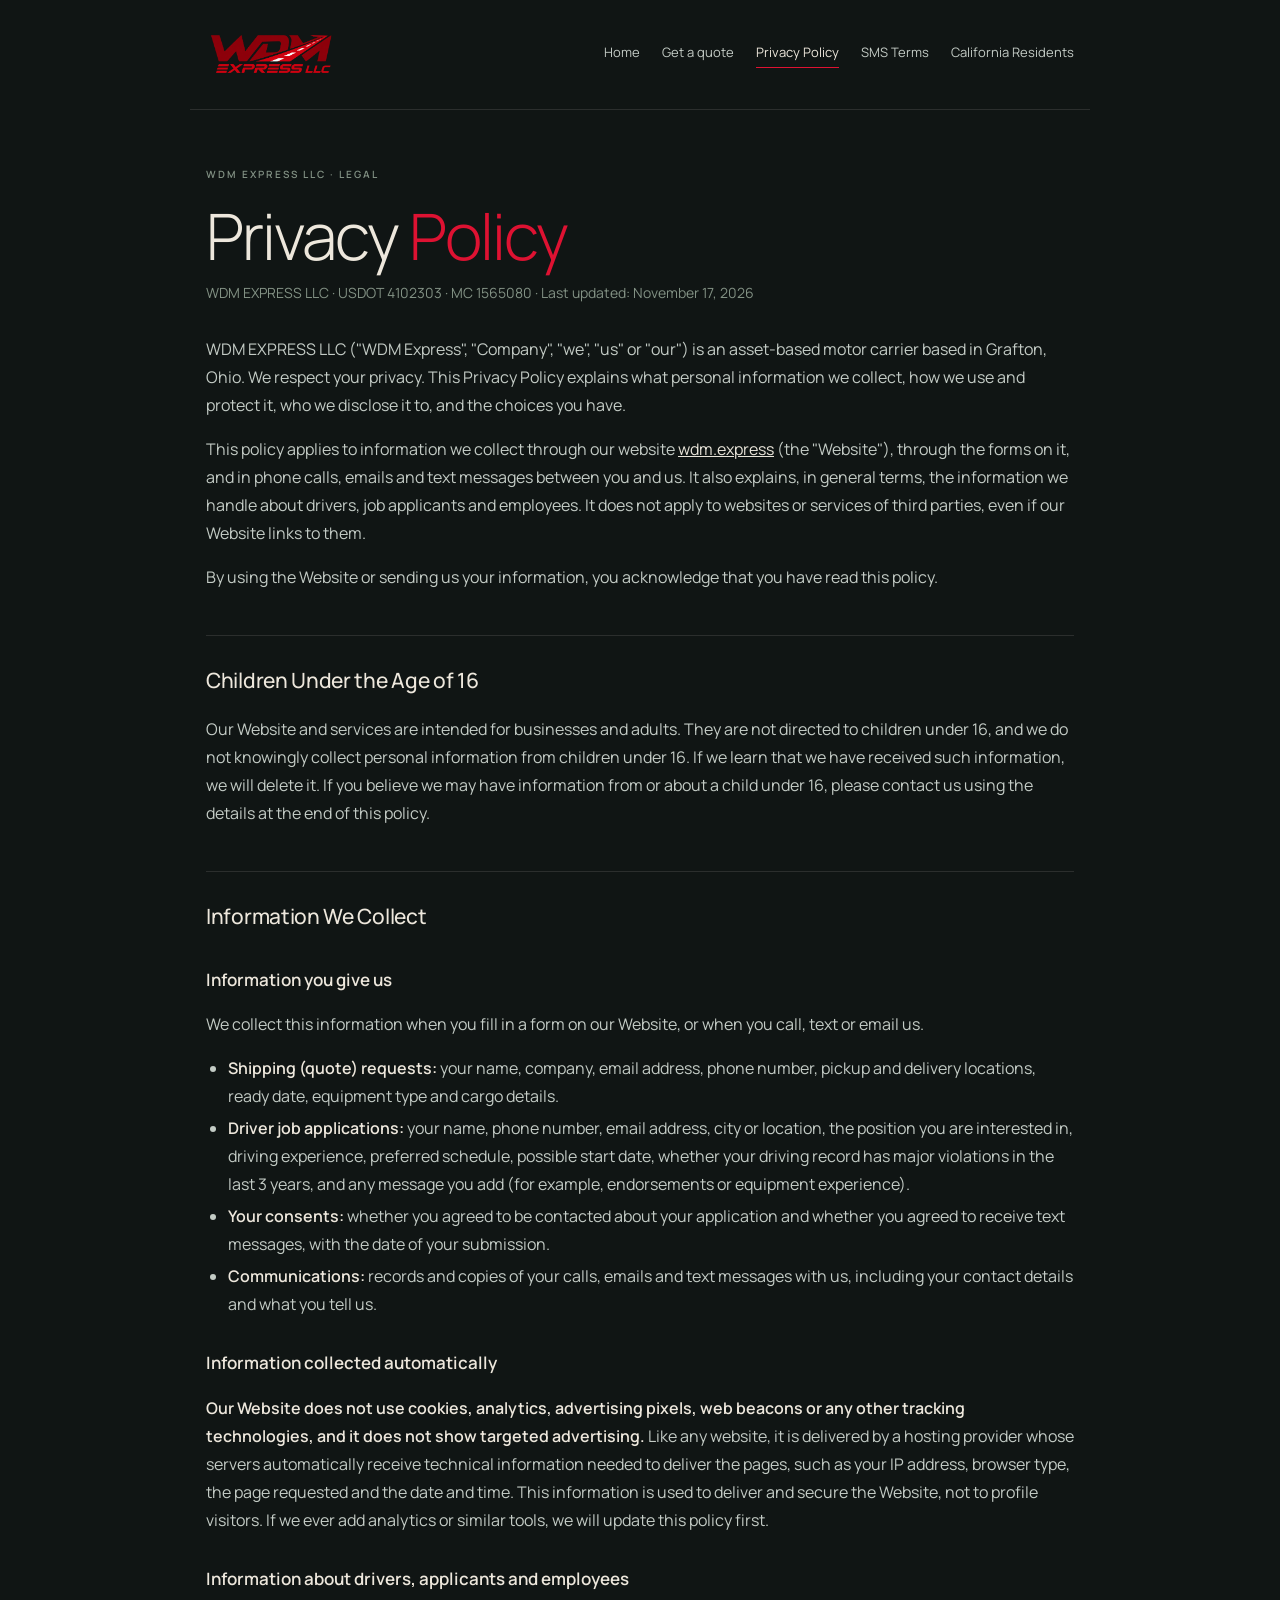
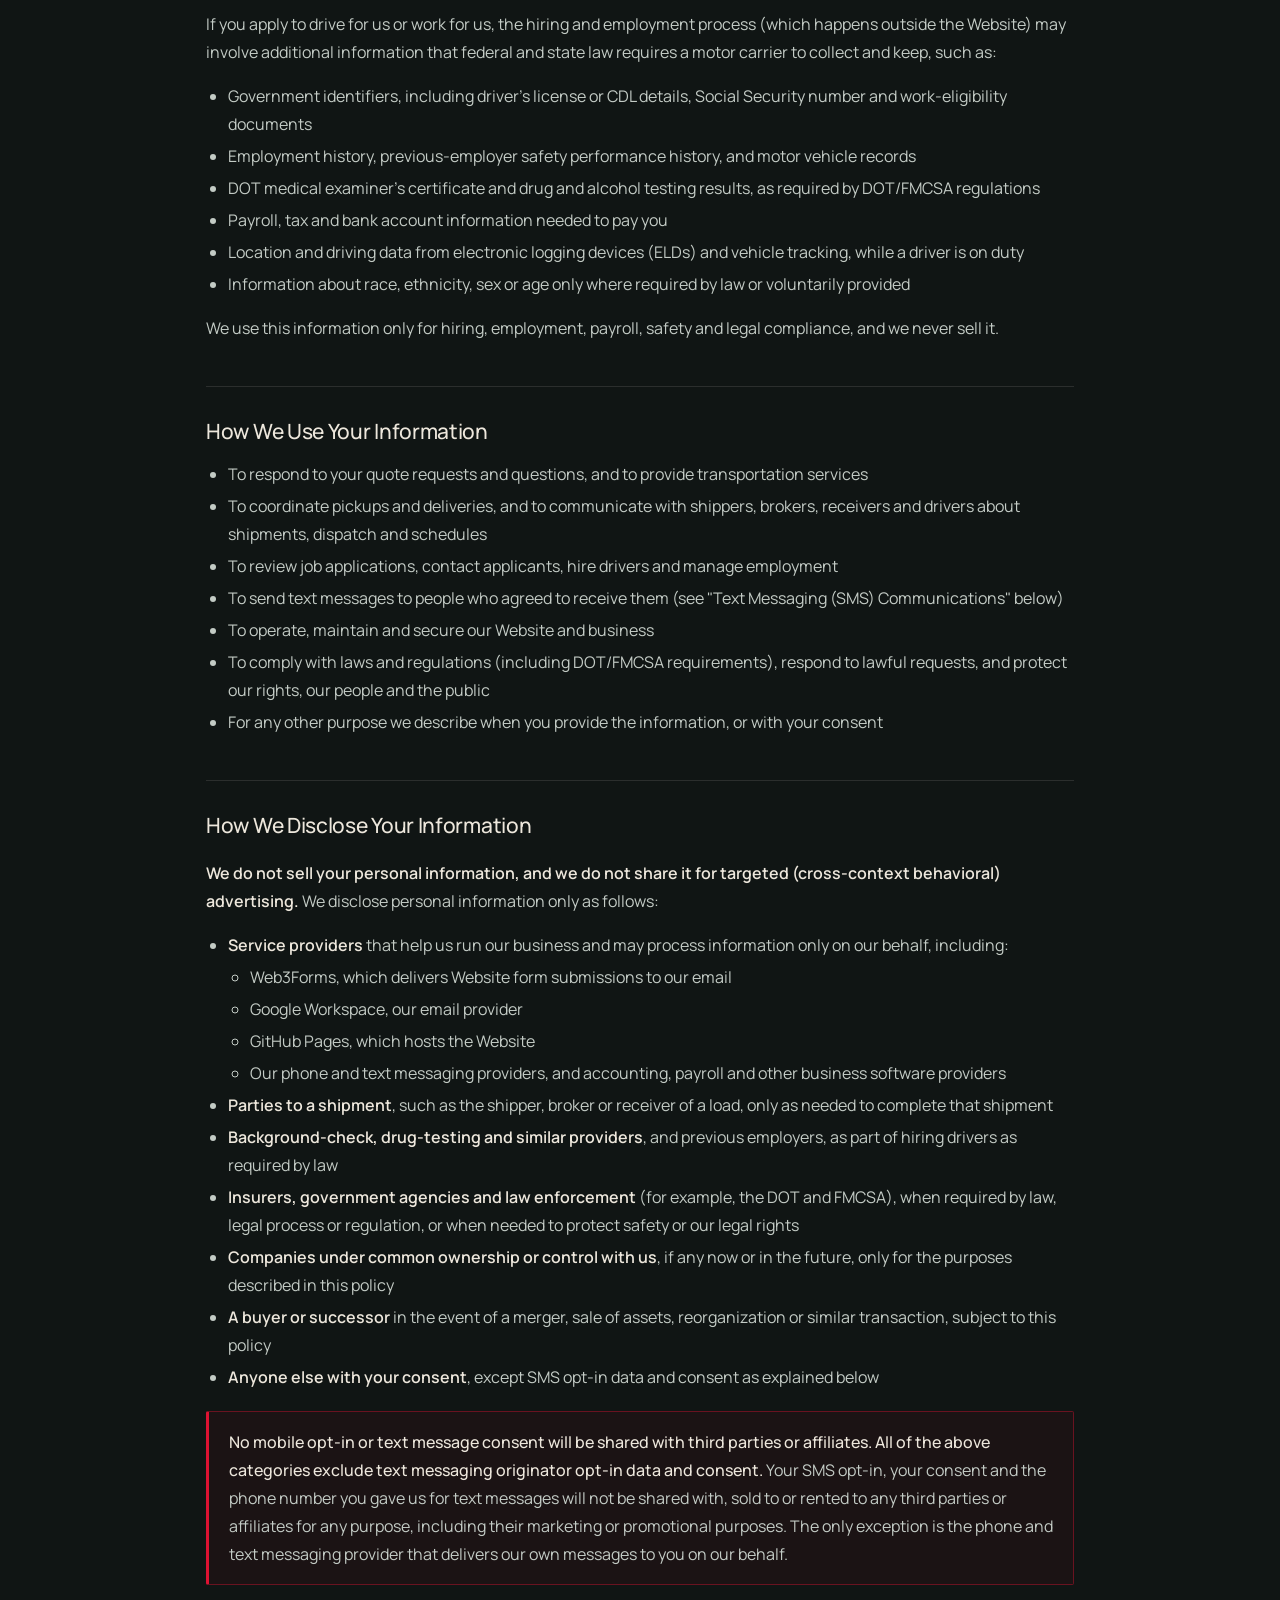
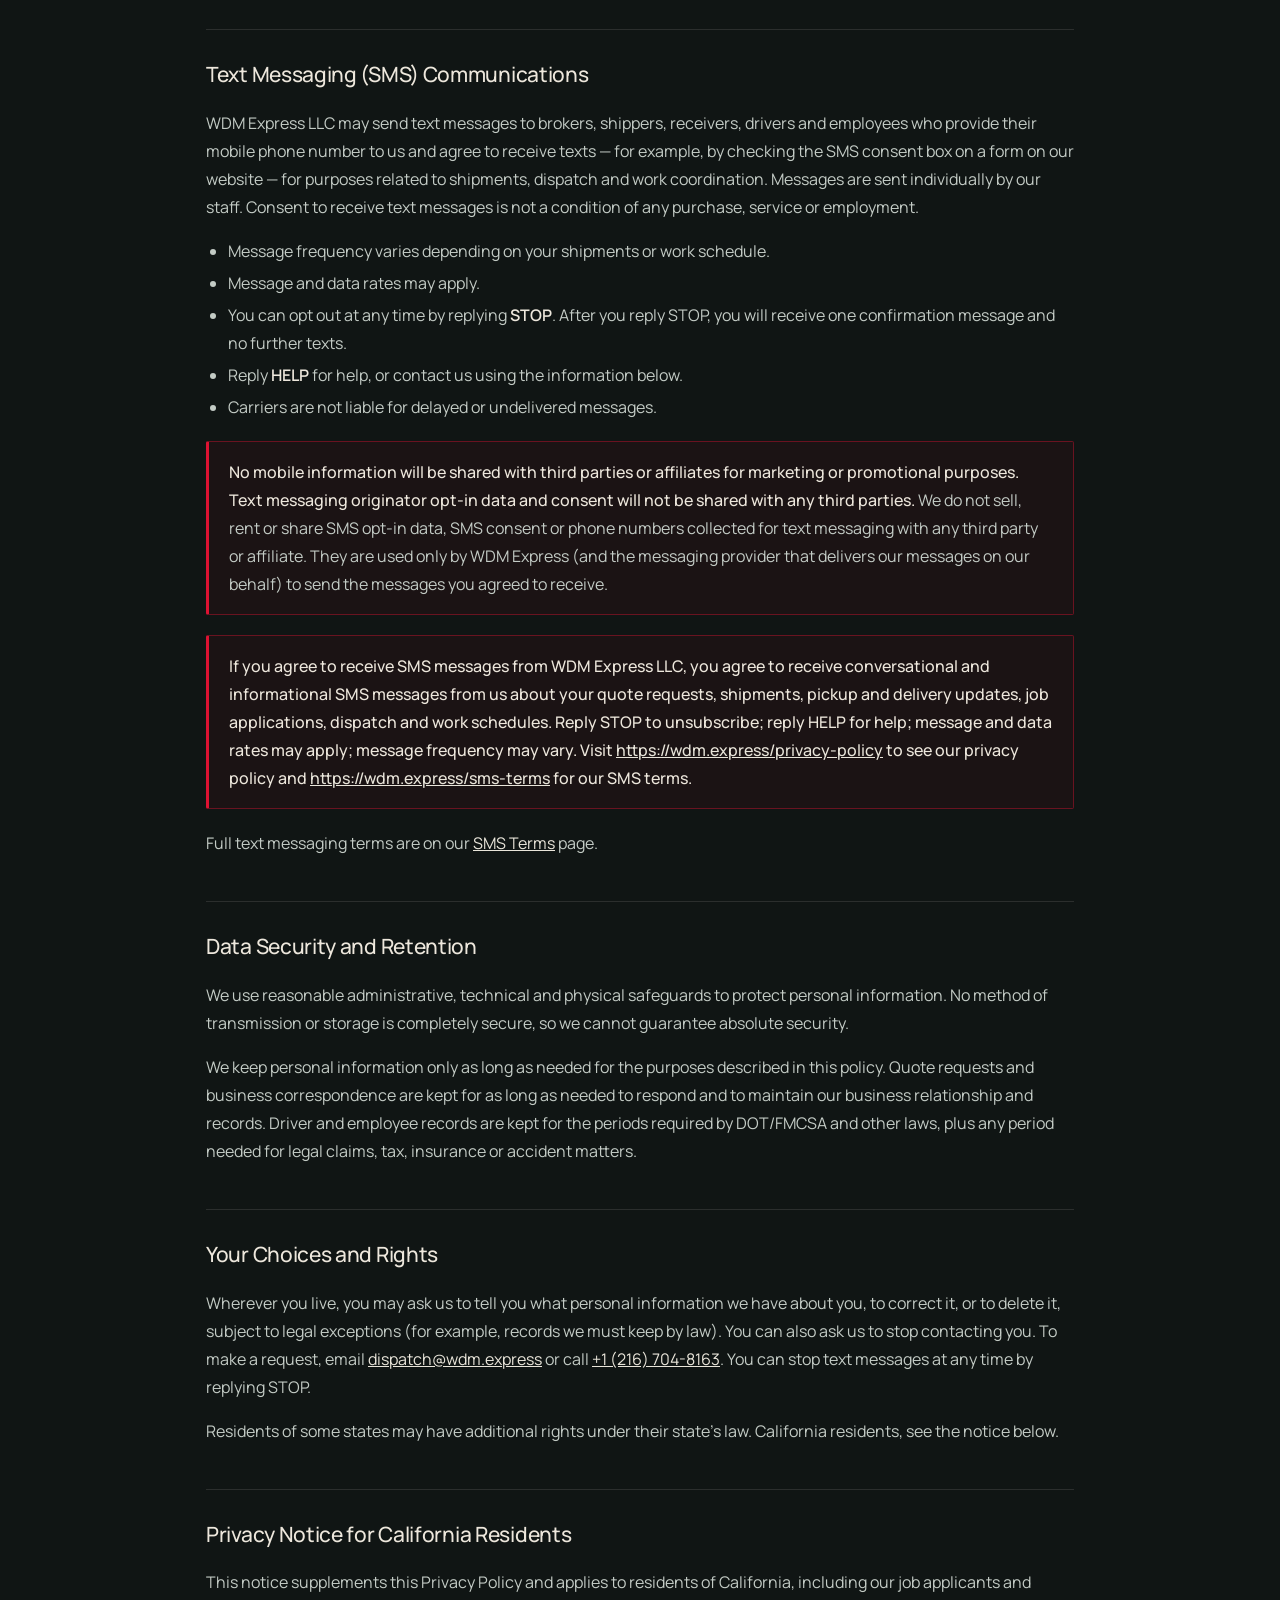
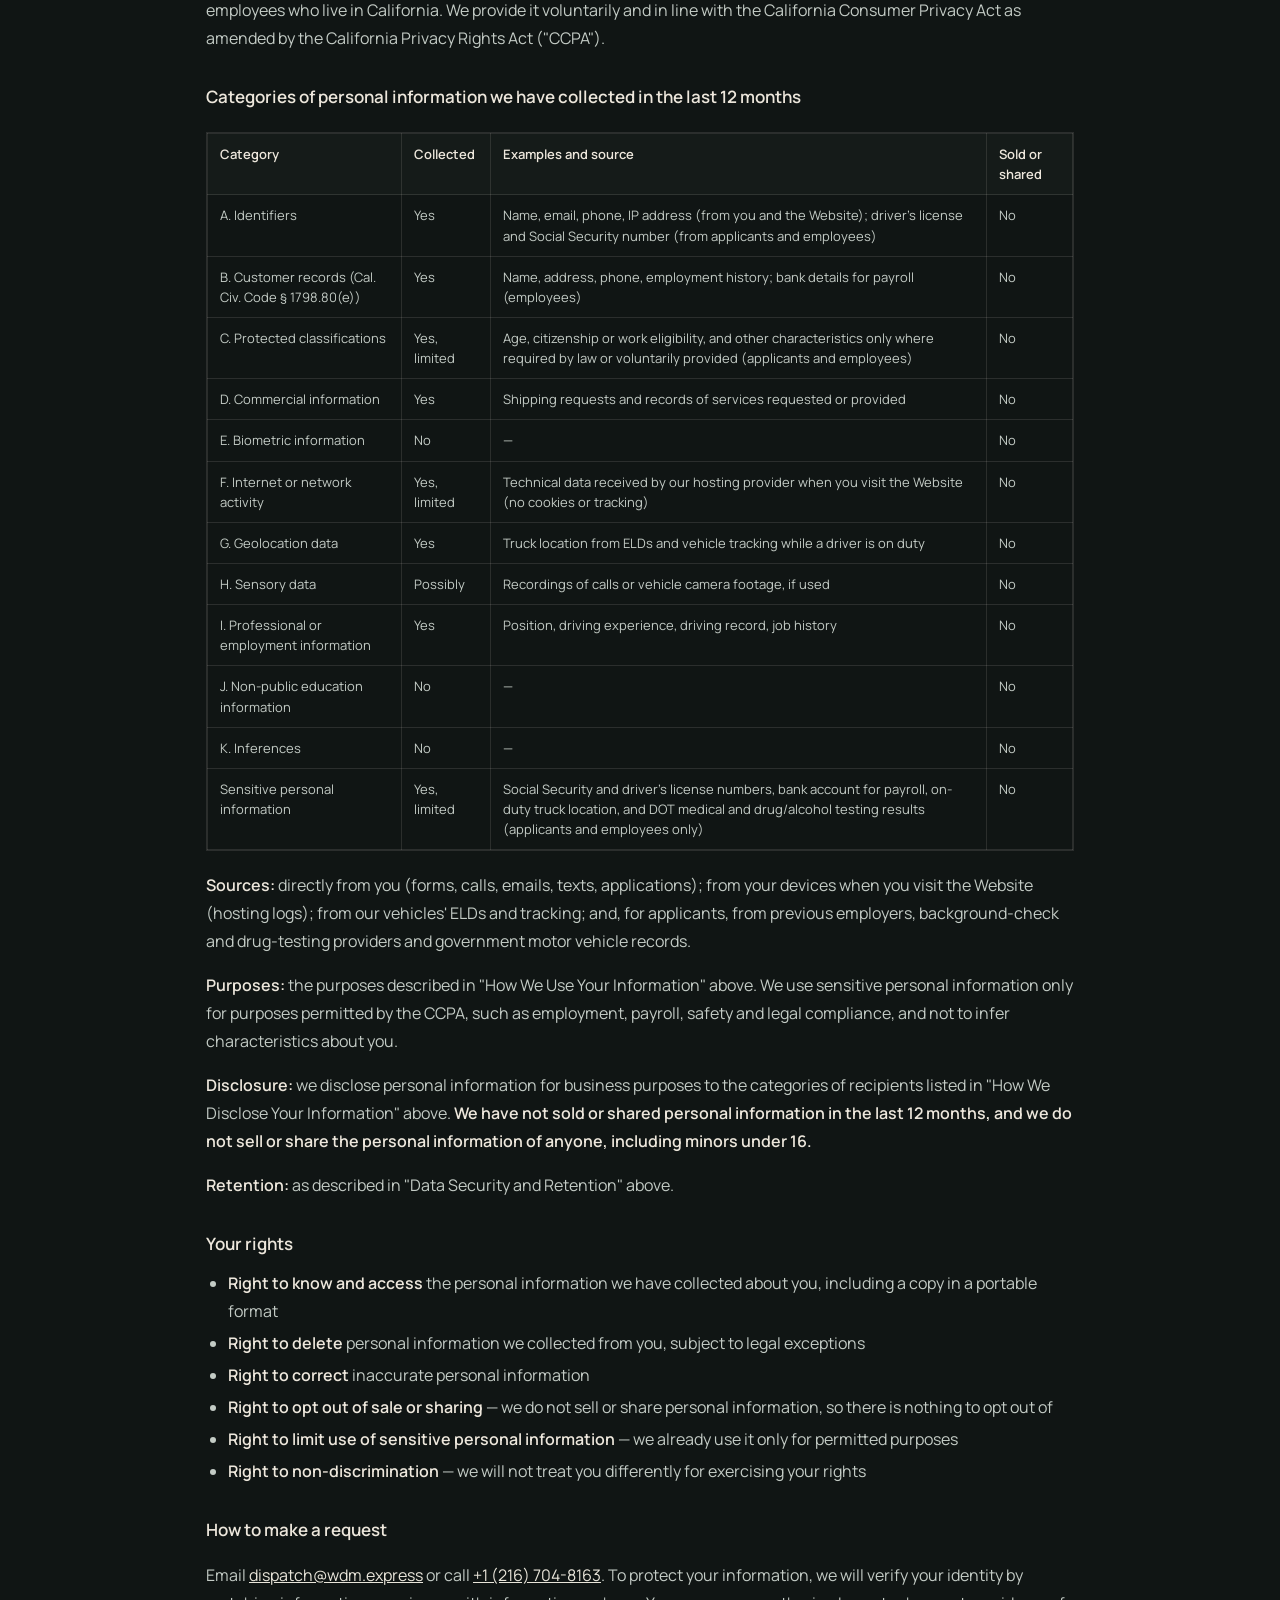
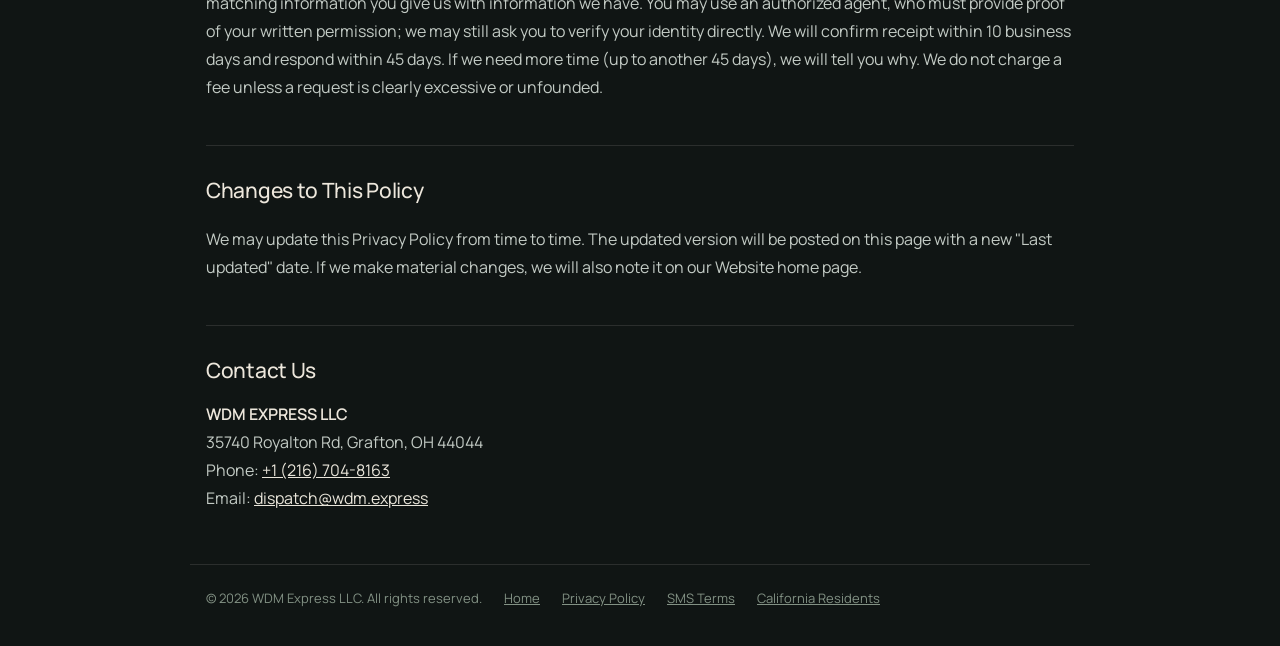
<file: privacy-policy.html>
<!DOCTYPE html>
<html lang="en">
<head>
<meta charset="utf-8">
<meta name="robots" content="noindex, nofollow">
<meta name="viewport" content="width=device-width, initial-scale=1.0">
<title>Privacy Policy | WDM EXPRESS LLC</title>
<meta name="description" content="Privacy Policy of WDM EXPRESS LLC: what we collect, how we use it, text message (SMS) terms (STOP to opt out, HELP for help) and California privacy rights.">
<link rel="canonical" href="https://wdm.express/privacy-policy">
<link rel="icon" type="image/png" sizes="64x64" href="assets/favicon.png">
<meta name="theme-color" content="#101514">
<link rel="stylesheet" href="assets/fonts.css">
<style>
  :root{--bg:#101514;--panel:#151b19;--text:#c3cbc5;--head:#ede7dc;--muted:#829184;--red:#de1232;--line:#ede7dc1f;--beige:#e9e5da}
  *{box-sizing:border-box}
  html{scroll-behavior:smooth}
  body{margin:0;background:var(--bg);color:var(--text);font-family:'Manrope',Arial,sans-serif;font-weight:400;line-height:1.75}
  a{color:var(--beige)}
  .top{display:flex;align-items:center;justify-content:space-between;gap:16px;max-width:900px;margin:0 auto;padding:22px 16px;border-bottom:1px solid var(--line)}
  .top img{width:130px;height:auto;display:block}
  .top nav{display:flex;gap:22px;font-size:13px}
  .top nav a{text-decoration:none;color:var(--text)}
  .top nav a[aria-current]{color:var(--head);border-bottom:1px solid var(--red);padding-bottom:3px}
  .wrap{max-width:900px;margin:0 auto;padding:56px 16px 40px}
  .eyebrow{font-size:10px;letter-spacing:2px;color:var(--muted);font-weight:600;margin:0 0 18px;text-transform:uppercase}
  h1{color:var(--head);font-weight:300;font-size:clamp(40px,7vw,64px);letter-spacing:-2px;line-height:1.05;margin:0 0 12px}
  h1 em{font-style:normal;color:var(--red)}
  .muted{color:var(--muted);font-size:14px;margin:0 0 30px}
  h2{color:var(--head);font-size:21px;font-weight:500;letter-spacing:-.3px;margin:44px 0 10px;padding-top:26px;border-top:1px solid var(--line)}
  p,li{font-size:16px}
  ul{padding-left:22px;margin:10px 0}
  li{margin:4px 0}
  strong{color:var(--head);font-weight:600}
  .box{border:1px solid #de123266;border-left:3px solid var(--red);background:#de12320d;padding:16px 20px;margin:20px 0;border-radius:2px}
  .box strong{font-weight:500}
  address{font-style:normal}
  footer{max-width:900px;margin:0 auto;padding:22px 16px 36px;border-top:1px solid var(--line);font-size:13px;color:var(--muted);display:flex;flex-wrap:wrap;gap:10px 22px}
  footer a{color:var(--muted)}
  @media(max-width:560px){.top img{width:110px}.top nav{gap:16px}.wrap{padding-top:40px}p,li{font-size:15px}}
  h3{color:var(--head);font-size:17px;font-weight:600;margin:30px 0 8px}
  .table-wrap{overflow-x:auto;margin:20px 0;border:1px solid var(--line)}
  table{border-collapse:collapse;width:100%;min-width:720px;font-size:13px;line-height:1.55}
  th,td{border:1px solid var(--line);padding:10px 12px;text-align:left;vertical-align:top}
  th{background:var(--panel);color:var(--head);font-weight:600}
  td p,th p{font-size:13px;margin:0 0 6px}
  ol{padding-left:22px}
  address{margin:12px 0}
  ul ul{margin:4px 0}
</style>
</head>
<body>
<header class="top">
  <a href="./" aria-label="WDM Express home"><img src="assets/logo.png" alt="WDM Express LLC" width="130" height="65"></a>
  <nav><a href="./">Home</a><a href="./#quote">Get a quote</a><a href="privacy-policy" aria-current="page">Privacy Policy</a><a href="sms-terms">SMS Terms</a><a href="ccpa">California Residents</a></nav>
</header>
<main class="wrap">
  <p class="eyebrow">WDM Express LLC · Legal</p>
  <h1>Privacy <em>Policy</em></h1>
  <p class="muted">WDM EXPRESS LLC &middot; USDOT 4102303 &middot; MC 1565080 &middot; Last updated: November 17, 2026</p>

  <p>WDM EXPRESS LLC ("WDM Express", "Company", "we", "us" or "our") is an asset-based motor carrier based in Grafton, Ohio. We respect your privacy. This Privacy Policy explains what personal information we collect, how we use and protect it, who we disclose it to, and the choices you have.</p>
  <p>This policy applies to information we collect through our website <a href="https://wdm.express/">wdm.express</a> (the "Website"), through the forms on it, and in phone calls, emails and text messages between you and us. It also explains, in general terms, the information we handle about drivers, job applicants and employees. It does not apply to websites or services of third parties, even if our Website links to them.</p>
  <p>By using the Website or sending us your information, you acknowledge that you have read this policy.</p>

  <h2>Children Under the Age of 16</h2>
  <p>Our Website and services are intended for businesses and adults. They are not directed to children under 16, and we do not knowingly collect personal information from children under 16. If we learn that we have received such information, we will delete it. If you believe we may have information from or about a child under 16, please contact us using the details at the end of this policy.</p>

  <h2>Information We Collect</h2>
  <h3>Information you give us</h3>
  <p>We collect this information when you fill in a form on our Website, or when you call, text or email us.</p>
  <ul>
    <li><strong>Shipping (quote) requests:</strong> your name, company, email address, phone number, pickup and delivery locations, ready date, equipment type and cargo details.</li>
    <li><strong>Driver job applications:</strong> your name, phone number, email address, city or location, the position you are interested in, driving experience, preferred schedule, possible start date, whether your driving record has major violations in the last 3 years, and any message you add (for example, endorsements or equipment experience).</li>
    <li><strong>Your consents:</strong> whether you agreed to be contacted about your application and whether you agreed to receive text messages, with the date of your submission.</li>
    <li><strong>Communications:</strong> records and copies of your calls, emails and text messages with us, including your contact details and what you tell us.</li>
  </ul>

  <h3>Information collected automatically</h3>
  <p><strong>Our Website does not use cookies, analytics, advertising pixels, web beacons or any other tracking technologies, and it does not show targeted advertising.</strong> Like any website, it is delivered by a hosting provider whose servers automatically receive technical information needed to deliver the pages, such as your IP address, browser type, the page requested and the date and time. This information is used to deliver and secure the Website, not to profile visitors. If we ever add analytics or similar tools, we will update this policy first.</p>

  <h3>Information about drivers, applicants and employees</h3>
  <p>If you apply to drive for us or work for us, the hiring and employment process (which happens outside the Website) may involve additional information that federal and state law requires a motor carrier to collect and keep, such as:</p>
  <ul>
    <li>Government identifiers, including driver's license or CDL details, Social Security number and work-eligibility documents</li>
    <li>Employment history, previous-employer safety performance history, and motor vehicle records</li>
    <li>DOT medical examiner's certificate and drug and alcohol testing results, as required by DOT/FMCSA regulations</li>
    <li>Payroll, tax and bank account information needed to pay you</li>
    <li>Location and driving data from electronic logging devices (ELDs) and vehicle tracking, while a driver is on duty</li>
    <li>Information about race, ethnicity, sex or age only where required by law or voluntarily provided</li>
  </ul>
  <p>We use this information only for hiring, employment, payroll, safety and legal compliance, and we never sell it.</p>

  <h2>How We Use Your Information</h2>
  <ul>
    <li>To respond to your quote requests and questions, and to provide transportation services</li>
    <li>To coordinate pickups and deliveries, and to communicate with shippers, brokers, receivers and drivers about shipments, dispatch and schedules</li>
    <li>To review job applications, contact applicants, hire drivers and manage employment</li>
    <li>To send text messages to people who agreed to receive them (see "Text Messaging (SMS) Communications" below)</li>
    <li>To operate, maintain and secure our Website and business</li>
    <li>To comply with laws and regulations (including DOT/FMCSA requirements), respond to lawful requests, and protect our rights, our people and the public</li>
    <li>For any other purpose we describe when you provide the information, or with your consent</li>
  </ul>

  <h2>How We Disclose Your Information</h2>
  <p><strong>We do not sell your personal information, and we do not share it for targeted (cross-context behavioral) advertising.</strong> We disclose personal information only as follows:</p>
  <ul>
    <li><strong>Service providers</strong> that help us run our business and may process information only on our behalf, including:
      <ul>
        <li>Web3Forms, which delivers Website form submissions to our email</li>
        <li>Google Workspace, our email provider</li>
        <li>GitHub Pages, which hosts the Website</li>
        <li>Our phone and text messaging providers, and accounting, payroll and other business software providers</li>
      </ul>
    </li>
    <li><strong>Parties to a shipment</strong>, such as the shipper, broker or receiver of a load, only as needed to complete that shipment</li>
    <li><strong>Background-check, drug-testing and similar providers</strong>, and previous employers, as part of hiring drivers as required by law</li>
    <li><strong>Insurers, government agencies and law enforcement</strong> (for example, the DOT and FMCSA), when required by law, legal process or regulation, or when needed to protect safety or our legal rights</li>
    <li><strong>Companies under common ownership or control with us</strong>, if any now or in the future, only for the purposes described in this policy</li>
    <li><strong>A buyer or successor</strong> in the event of a merger, sale of assets, reorganization or similar transaction, subject to this policy</li>
    <li><strong>Anyone else with your consent</strong>, except SMS opt-in data and consent as explained below</li>
  </ul>
  <div class="box"><strong>No mobile opt-in or text message consent will be shared with third parties or affiliates. All of the above categories exclude text messaging originator opt-in data and consent.</strong> Your SMS opt-in, your consent and the phone number you gave us for text messages will not be shared with, sold to or rented to any third parties or affiliates for any purpose, including their marketing or promotional purposes. The only exception is the phone and text messaging provider that delivers our own messages to you on our behalf.</div>

  <h2 id="sms">Text Messaging (SMS) Communications</h2>
  <p>WDM Express LLC may send text messages to brokers, shippers, receivers, drivers and employees who provide their mobile phone number to us and agree to receive texts — for example, by checking the SMS consent box on a form on our website — for purposes related to shipments, dispatch and work coordination. Messages are sent individually by our staff. Consent to receive text messages is not a condition of any purchase, service or employment.</p>
  <ul>
    <li>Message frequency varies depending on your shipments or work schedule.</li>
    <li>Message and data rates may apply.</li>
    <li>You can opt out at any time by replying <strong>STOP</strong>. After you reply STOP, you will receive one confirmation message and no further texts.</li>
    <li>Reply <strong>HELP</strong> for help, or contact us using the information below.</li>
    <li>Carriers are not liable for delayed or undelivered messages.</li>
  </ul>
  <div class="box">
    <strong>No mobile information will be shared with third parties or affiliates for marketing or promotional purposes. Text messaging originator opt-in data and consent will not be shared with any third parties.</strong> We do not sell, rent or share SMS opt-in data, SMS consent or phone numbers collected for text messaging with any third party or affiliate. They are used only by WDM Express (and the messaging provider that delivers our messages on our behalf) to send the messages you agreed to receive.
  </div>
  <div class="box"><strong>If you agree to receive SMS messages from WDM Express LLC, you agree to receive conversational and informational SMS messages from us about your quote requests, shipments, pickup and delivery updates, job applications, dispatch and work schedules. Reply STOP to unsubscribe; reply HELP for help; message and data rates may apply; message frequency may vary. Visit <a href="https://wdm.express/privacy-policy">https://wdm.express/privacy-policy</a> to see our privacy policy and <a href="https://wdm.express/sms-terms">https://wdm.express/sms-terms</a> for our SMS terms.</strong></div>
  <p>Full text messaging terms are on our <a href="sms-terms">SMS Terms</a> page.</p>

  
      

  <h2>Data Security and Retention</h2>
  <p>We use reasonable administrative, technical and physical safeguards to protect personal information. No method of transmission or storage is completely secure, so we cannot guarantee absolute security.</p>
  <p>We keep personal information only as long as needed for the purposes described in this policy. Quote requests and business correspondence are kept for as long as needed to respond and to maintain our business relationship and records. Driver and employee records are kept for the periods required by DOT/FMCSA and other laws, plus any period needed for legal claims, tax, insurance or accident matters.</p>

  <h2>Your Choices and Rights</h2>
  <p>Wherever you live, you may ask us to tell you what personal information we have about you, to correct it, or to delete it, subject to legal exceptions (for example, records we must keep by law). You can also ask us to stop contacting you. To make a request, email <a href="mailto:dispatch@wdm.express">dispatch@wdm.express</a> or call <a href="tel:+12167048163">+1 (216) 704-8163</a>. You can stop text messages at any time by replying STOP.</p>
  <p>Residents of some states may have additional rights under their state's law. California residents, see the notice below.</p>

  <h2 id="california">Privacy Notice for California Residents</h2>
  <p>This notice supplements this Privacy Policy and applies to residents of California, including our job applicants and employees who live in California. We provide it voluntarily and in line with the California Consumer Privacy Act as amended by the California Privacy Rights Act ("CCPA").</p>

  <h3>Categories of personal information we have collected in the last 12 months</h3>
  <div class="table-wrap"><table>
    <thead><tr><th>Category</th><th>Collected</th><th>Examples and source</th><th>Sold or shared</th></tr></thead>
    <tbody>
      <tr><td>A. Identifiers</td><td>Yes</td><td>Name, email, phone, IP address (from you and the Website); driver's license and Social Security number (from applicants and employees)</td><td>No</td></tr>
      <tr><td>B. Customer records (Cal. Civ. Code &sect; 1798.80(e))</td><td>Yes</td><td>Name, address, phone, employment history; bank details for payroll (employees)</td><td>No</td></tr>
      <tr><td>C. Protected classifications</td><td>Yes, limited</td><td>Age, citizenship or work eligibility, and other characteristics only where required by law or voluntarily provided (applicants and employees)</td><td>No</td></tr>
      <tr><td>D. Commercial information</td><td>Yes</td><td>Shipping requests and records of services requested or provided</td><td>No</td></tr>
      <tr><td>E. Biometric information</td><td>No</td><td>&mdash;</td><td>No</td></tr>
      <tr><td>F. Internet or network activity</td><td>Yes, limited</td><td>Technical data received by our hosting provider when you visit the Website (no cookies or tracking)</td><td>No</td></tr>
      <tr><td>G. Geolocation data</td><td>Yes</td><td>Truck location from ELDs and vehicle tracking while a driver is on duty</td><td>No</td></tr>
      <tr><td>H. Sensory data</td><td>Possibly</td><td>Recordings of calls or vehicle camera footage, if used</td><td>No</td></tr>
      <tr><td>I. Professional or employment information</td><td>Yes</td><td>Position, driving experience, driving record, job history</td><td>No</td></tr>
      <tr><td>J. Non-public education information</td><td>No</td><td>&mdash;</td><td>No</td></tr>
      <tr><td>K. Inferences</td><td>No</td><td>&mdash;</td><td>No</td></tr>
      <tr><td>Sensitive personal information</td><td>Yes, limited</td><td>Social Security and driver's license numbers, bank account for payroll, on-duty truck location, and DOT medical and drug/alcohol testing results (applicants and employees only)</td><td>No</td></tr>
    </tbody>
  </table></div>
  <p><strong>Sources:</strong> directly from you (forms, calls, emails, texts, applications); from your devices when you visit the Website (hosting logs); from our vehicles' ELDs and tracking; and, for applicants, from previous employers, background-check and drug-testing providers and government motor vehicle records.</p>
  <p><strong>Purposes:</strong> the purposes described in "How We Use Your Information" above. We use sensitive personal information only for purposes permitted by the CCPA, such as employment, payroll, safety and legal compliance, and not to infer characteristics about you.</p>
  <p><strong>Disclosure:</strong> we disclose personal information for business purposes to the categories of recipients listed in "How We Disclose Your Information" above. <strong>We have not sold or shared personal information in the last 12 months, and we do not sell or share the personal information of anyone, including minors under 16.</strong></p>
  <p><strong>Retention:</strong> as described in "Data Security and Retention" above.</p>

  <h3>Your rights</h3>
  <ul>
    <li><strong>Right to know and access</strong> the personal information we have collected about you, including a copy in a portable format</li>
    <li><strong>Right to delete</strong> personal information we collected from you, subject to legal exceptions</li>
    <li><strong>Right to correct</strong> inaccurate personal information</li>
    <li><strong>Right to opt out of sale or sharing</strong> &mdash; we do not sell or share personal information, so there is nothing to opt out of</li>
    <li><strong>Right to limit use of sensitive personal information</strong> &mdash; we already use it only for permitted purposes</li>
    <li><strong>Right to non-discrimination</strong> &mdash; we will not treat you differently for exercising your rights</li>
  </ul>

  <h3>How to make a request</h3>
  <p>Email <a href="mailto:dispatch@wdm.express">dispatch@wdm.express</a> or call <a href="tel:+12167048163">+1 (216) 704-8163</a>. To protect your information, we will verify your identity by matching information you give us with information we have. You may use an authorized agent, who must provide proof of your written permission; we may still ask you to verify your identity directly. We will confirm receipt within 10 business days and respond within 45 days. If we need more time (up to another 45 days), we will tell you why. We do not charge a fee unless a request is clearly excessive or unfounded.</p>

  <h2>Changes to This Policy</h2>
  <p>We may update this Privacy Policy from time to time. The updated version will be posted on this page with a new "Last updated" date. If we make material changes, we will also note it on our Website home page.</p>

  <h2>Contact Us</h2>
  <address>
    <strong>WDM EXPRESS LLC</strong><br>
    35740 Royalton Rd, Grafton, OH 44044<br>
    Phone: <a href="tel:+12167048163">+1 (216) 704-8163</a><br>
    Email: <a href="mailto:dispatch@wdm.express">dispatch@wdm.express</a>
  </address>
</main>

<footer><span>&copy; 2026 WDM Express LLC. All rights reserved.</span><a href="./">Home</a><a href="privacy-policy">Privacy Policy</a><a href="sms-terms">SMS Terms</a><a href="ccpa">California Residents</a></footer>
</body>
</html>
</file>
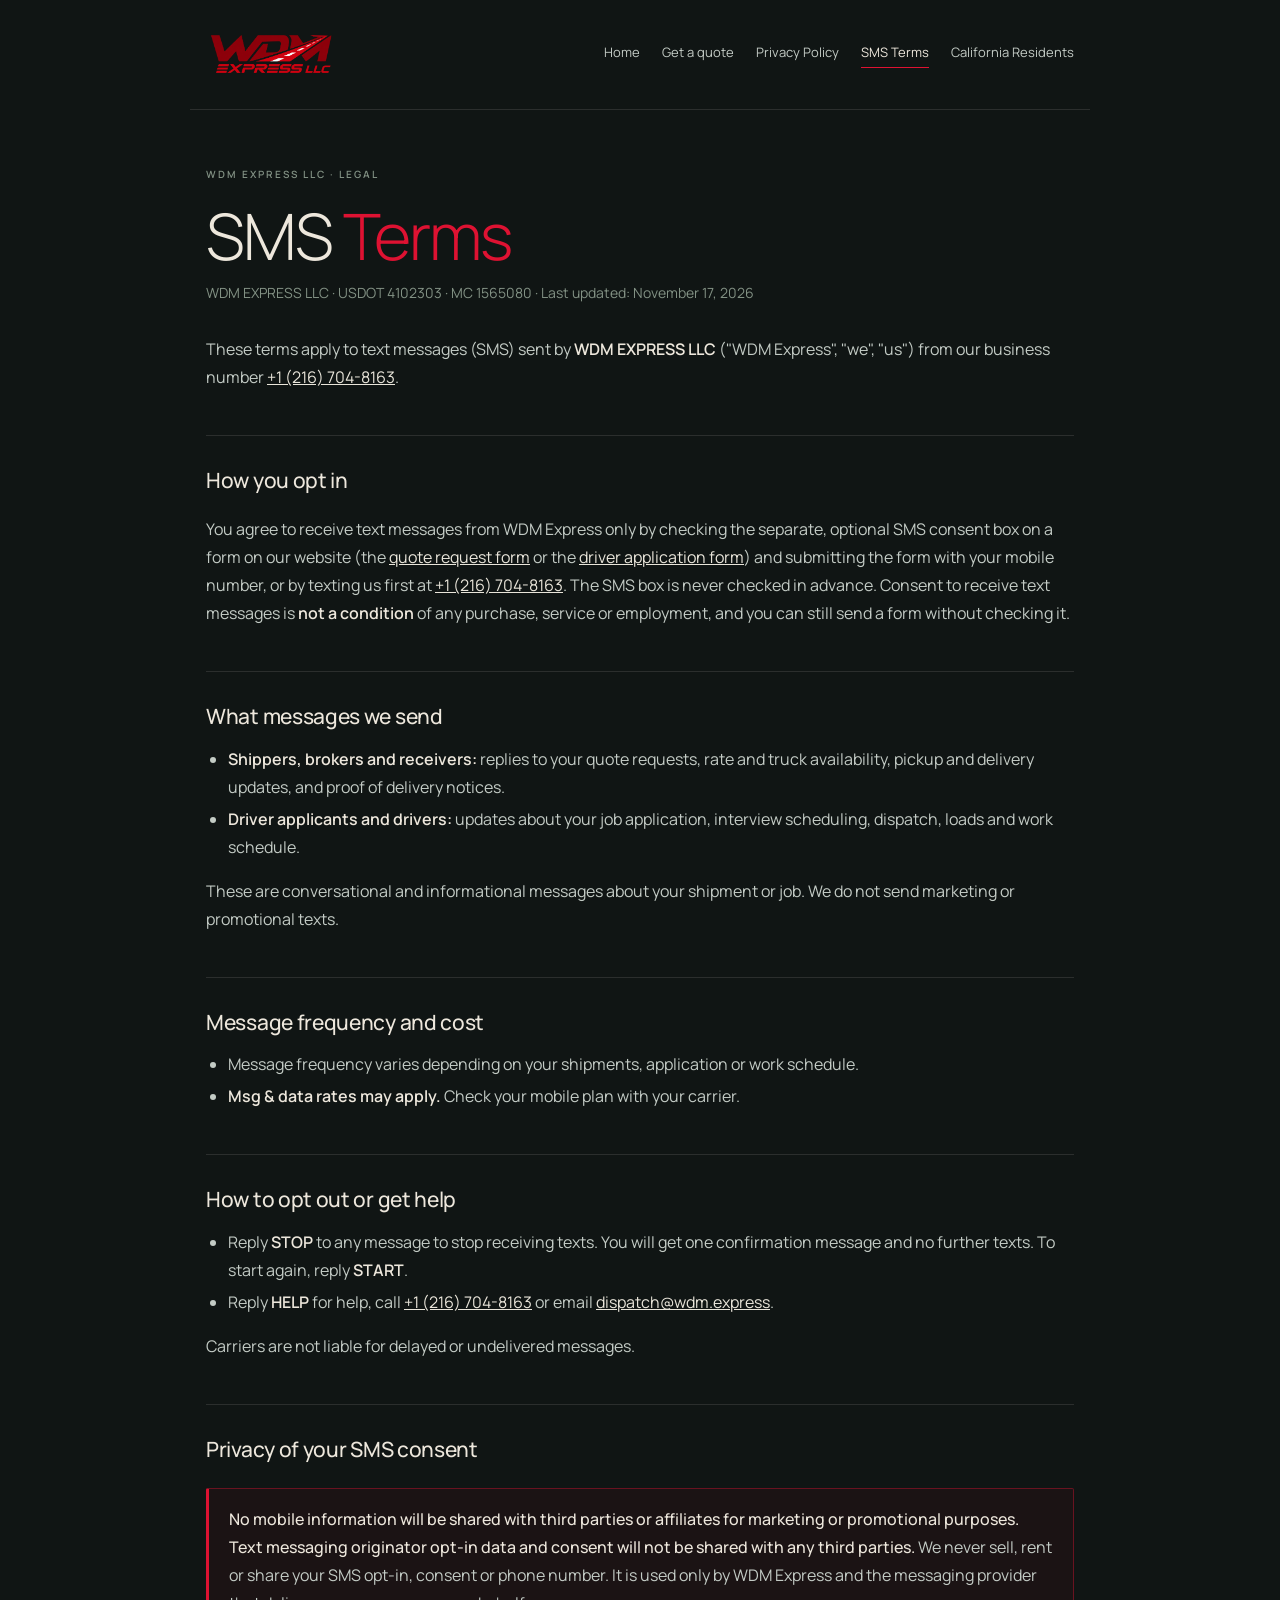
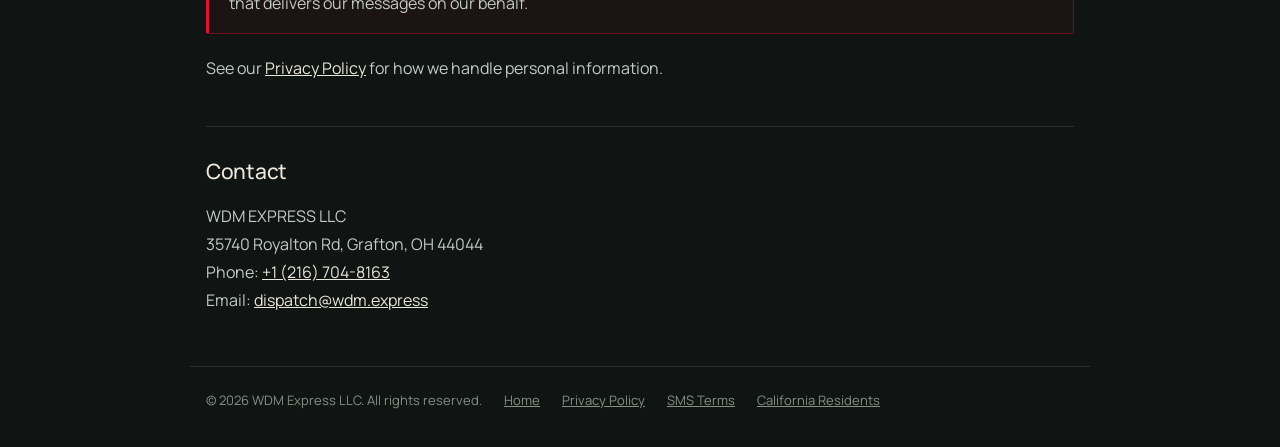
<file: sms-terms.html>
<!DOCTYPE html>
<html lang="en">
<head>
<meta charset="utf-8">
<meta name="robots" content="noindex, nofollow">
<meta name="viewport" content="width=device-width, initial-scale=1.0">
<title>SMS Terms | WDM EXPRESS LLC</title>
<meta name="description" content="SMS Terms of WDM EXPRESS LLC: how to opt in to text messages, message types and frequency, Msg &amp; data rates may apply, Reply STOP to opt out, HELP for help.">
<link rel="canonical" href="https://wdm.express/sms-terms">
<link rel="icon" type="image/png" sizes="64x64" href="assets/favicon.png">
<meta name="theme-color" content="#101514">
<link rel="stylesheet" href="assets/fonts.css">
<style>
  :root{--bg:#101514;--panel:#151b19;--text:#c3cbc5;--head:#ede7dc;--muted:#829184;--red:#de1232;--line:#ede7dc1f;--beige:#e9e5da}
  *{box-sizing:border-box}
  html{scroll-behavior:smooth}
  body{margin:0;background:var(--bg);color:var(--text);font-family:'Manrope',Arial,sans-serif;font-weight:400;line-height:1.75}
  a{color:var(--beige)}
  .top{display:flex;align-items:center;justify-content:space-between;gap:16px;max-width:900px;margin:0 auto;padding:22px 16px;border-bottom:1px solid var(--line)}
  .top img{width:130px;height:auto;display:block}
  .top nav{display:flex;gap:22px;font-size:13px}
  .top nav a{text-decoration:none;color:var(--text)}
  .top nav a[aria-current]{color:var(--head);border-bottom:1px solid var(--red);padding-bottom:3px}
  .wrap{max-width:900px;margin:0 auto;padding:56px 16px 40px}
  .eyebrow{font-size:10px;letter-spacing:2px;color:var(--muted);font-weight:600;margin:0 0 18px;text-transform:uppercase}
  h1{color:var(--head);font-weight:300;font-size:clamp(40px,7vw,64px);letter-spacing:-2px;line-height:1.05;margin:0 0 12px}
  h1 em{font-style:normal;color:var(--red)}
  .muted{color:var(--muted);font-size:14px;margin:0 0 30px}
  h2{color:var(--head);font-size:21px;font-weight:500;letter-spacing:-.3px;margin:44px 0 10px;padding-top:26px;border-top:1px solid var(--line)}
  p,li{font-size:16px}
  ul{padding-left:22px;margin:10px 0}
  li{margin:4px 0}
  strong{color:var(--head);font-weight:600}
  .box{border:1px solid #de123266;border-left:3px solid var(--red);background:#de12320d;padding:16px 20px;margin:20px 0;border-radius:2px}
  .box strong{font-weight:500}
  address{font-style:normal}
  footer{max-width:900px;margin:0 auto;padding:22px 16px 36px;border-top:1px solid var(--line);font-size:13px;color:var(--muted);display:flex;flex-wrap:wrap;gap:10px 22px}
  footer a{color:var(--muted)}
  @media(max-width:560px){.top img{width:110px}.top nav{gap:16px}.wrap{padding-top:40px}p,li{font-size:15px}}
  h3{color:var(--head);font-size:17px;font-weight:600;margin:30px 0 8px}
  .table-wrap{overflow-x:auto;margin:20px 0;border:1px solid var(--line)}
  table{border-collapse:collapse;width:100%;min-width:720px;font-size:13px;line-height:1.55}
  th,td{border:1px solid var(--line);padding:10px 12px;text-align:left;vertical-align:top}
  th{background:var(--panel);color:var(--head);font-weight:600}
  td p,th p{font-size:13px;margin:0 0 6px}
  ol{padding-left:22px}
  address{margin:12px 0}
</style>
</head>
<body>
<header class="top">
  <a href="./" aria-label="WDM Express home"><img src="assets/logo.png" alt="WDM Express LLC" width="130" height="65"></a>
  <nav><a href="./">Home</a><a href="./#quote">Get a quote</a><a href="privacy-policy">Privacy Policy</a><a href="sms-terms" aria-current="page">SMS Terms</a><a href="ccpa">California Residents</a></nav>
</header>
<main class="wrap">
  <p class="eyebrow">WDM Express LLC · Legal</p>
  <h1>SMS <em>Terms</em></h1>
  <p class="muted">WDM EXPRESS LLC &middot; USDOT 4102303 &middot; MC 1565080 &middot; Last updated: November 17, 2026</p>
  <p>These terms apply to text messages (SMS) sent by <strong>WDM EXPRESS LLC</strong> ("WDM Express", "we", "us") from our business number <a href="tel:+12167048163">+1 (216) 704-8163</a>.</p>

  <h2>How you opt in</h2>
  <p>You agree to receive text messages from WDM Express only by checking the separate, optional SMS consent box on a form on our website (the <a href="./#quote">quote request form</a> or the <a href="./#apply">driver application form</a>) and submitting the form with your mobile number, or by texting us first at <a href="sms:+12167048163">+1 (216) 704-8163</a>. The SMS box is never checked in advance. Consent to receive text messages is <strong>not a condition</strong> of any purchase, service or employment, and you can still send a form without checking it.</p>

  <h2>What messages we send</h2>
  <ul>
    <li><strong>Shippers, brokers and receivers:</strong> replies to your quote requests, rate and truck availability, pickup and delivery updates, and proof of delivery notices.</li>
    <li><strong>Driver applicants and drivers:</strong> updates about your job application, interview scheduling, dispatch, loads and work schedule.</li>
  </ul>
  <p>These are conversational and informational messages about your shipment or job. We do not send marketing or promotional texts.</p>

  <h2>Message frequency and cost</h2>
  <ul>
    <li>Message frequency varies depending on your shipments, application or work schedule.</li>
    <li><strong>Msg &amp; data rates may apply.</strong> Check your mobile plan with your carrier.</li>
  </ul>

  <h2>How to opt out or get help</h2>
  <ul>
    <li>Reply <strong>STOP</strong> to any message to stop receiving texts. You will get one confirmation message and no further texts. To start again, reply <strong>START</strong>.</li>
    <li>Reply <strong>HELP</strong> for help, call <a href="tel:+12167048163">+1 (216) 704-8163</a> or email <a href="mailto:dispatch@wdm.express">dispatch@wdm.express</a>.</li>
  </ul>
  <p>Carriers are not liable for delayed or undelivered messages.</p>

  <h2>Privacy of your SMS consent</h2>
  <div class="box"><strong>No mobile information will be shared with third parties or affiliates for marketing or promotional purposes. Text messaging originator opt-in data and consent will not be shared with any third parties.</strong> We never sell, rent or share your SMS opt-in, consent or phone number. It is used only by WDM Express and the messaging provider that delivers our messages on our behalf.</div>
  <p>See our <a href="privacy-policy">Privacy Policy</a> for how we handle personal information.</p>

  <h2>Contact</h2>
  <address>WDM EXPRESS LLC<br>35740 Royalton Rd, Grafton, OH 44044<br>Phone: <a href="tel:+12167048163">+1 (216) 704-8163</a><br>Email: <a href="mailto:dispatch@wdm.express">dispatch@wdm.express</a></address>
</main>
<footer><span>&copy; 2026 WDM Express LLC. All rights reserved.</span><a href="./">Home</a><a href="privacy-policy">Privacy Policy</a><a href="sms-terms">SMS Terms</a><a href="ccpa">California Residents</a></footer>
</body>
</html>
</file>
<file: style.css>
@import url('assets/fonts.css');
html{scroll-behavior:smooth;scroll-padding-top:20px}body{margin:0}.wdm{--red:#de1232;--ink:#11171c;--muted:#8d9ba5;--line:#ffffff22;background:var(--ink);color:#f4f5f3;font-family:'DM Sans',Arial,sans-serif;font-size:14px;line-height:1.5;overflow-x:clip;min-height:100vh}.wdm *{box-sizing:border-box}.wdm h1,.wdm h2,.wdm h3,.wdm p{margin:0}.wdm h1,.wdm h2{font-family:'Barlow Condensed',Impact,'Arial Narrow',sans-serif;font-weight:600;letter-spacing:-1px;line-height:.98}.wdm h2{font-size:clamp(46px,4.8vw,72px)}.wdm h2>span{color:#75838d}.wdm em{font-style:normal;color:var(--red)}.wdm button,.wdm input,.wdm select,.wdm textarea{font:inherit}.wdm a{color:inherit;text-decoration:none}.wdm button,.wdm a{-webkit-tap-highlight-color:transparent}.wdm button{cursor:pointer}.wdm button:focus-visible,.wdm a:focus-visible,.wdm summary:focus-visible{outline:3px solid var(--red);outline-offset:5px}.wdm button:disabled{opacity:.3;cursor:default}.wdm [hidden]{display:none!important}.wdm .skip-link{position:absolute;top:-100px;left:20px;padding:15px;background:white;color:black;z-index:50}.wdm .skip-link:focus{top:10px}.wdm .topbar{height:100px;display:flex;align-items:center;justify-content:space-between;margin:0 4%;border-bottom:1px solid var(--line);position:relative;z-index:5}.wdm .logo img{width:160px;height:80px;object-fit:contain;display:block}.wdm .topbar nav{display:flex;gap:35px;font-size:12px;color:#b7c1c7}.wdm .topbar nav a:hover{color:white}.wdm .nav-button{display:flex;align-items:center;gap:30px;font-size:12px;border:1px solid #ffffff50;padding:11px 18px;transition:background .2s}.wdm .nav-button:hover{background:#ffffff12}.wdm .arrow{font-family:Arial,sans-serif;font-size:25px;font-weight:400;line-height:1}.wdm .mobile-menu{display:none}.wdm .primary{display:inline-flex;align-items:center;justify-content:space-between;gap:45px;background:var(--red);color:#fff;padding:18px 22px;font-size:12px;border:1px solid var(--red);font-weight:500;transition:background .2s,transform .2s}.wdm .primary:hover{background:#bc0d29;border-color:#bc0d29;transform:translateY(-2px)}.wdm .eyebrow{font-size:9px;letter-spacing:1.8px;font-weight:600;display:flex;align-items:center;gap:10px}.wdm .eyebrow i,.wdm .dark-photo-label i{width:6px;height:6px;border-radius:50%;background:var(--red)}.wdm .dark-hero{height:715px;position:relative;overflow:hidden;margin-top:-100px;padding-top:100px}.wdm .dark-backdrop{position:absolute;inset:0;left:26%}.wdm .dark-backdrop>img{height:100%;width:100%;object-fit:cover;object-position:50% 55%;filter:saturate(.6)}.wdm .dark-backdrop:after{content:'';position:absolute;inset:0;background:linear-gradient(90deg,#11171c,#11171c60 35%,#11171c15 75%),linear-gradient(0deg,#11171c,#11171c10 65%,#11171cb0)}.wdm .dark-grid{position:absolute;inset:100px 4% 0;background:linear-gradient(90deg,transparent calc(50% - 1px),#ffffff0c 50%,transparent calc(50% + 1px)),linear-gradient(90deg,transparent calc(75% - 1px),#ffffff0c 75%,transparent calc(75% + 1px));pointer-events:none}.wdm .dark-heading{position:relative;padding:48px 0 0 6%}.wdm h1{font-size:clamp(100px,9.6vw,145px);line-height:.86;letter-spacing:-2px;font-weight:700;margin-top:28px}.wdm .dark-description{display:flex;gap:16px;align-items:center;margin:27px 0}.wdm .dark-description>span{width:2px;height:40px;background:var(--red)}.wdm .dark-description p{font-size:12px;color:#b3bdc4;line-height:1.7}.wdm .dark-heading .primary{padding:17px 22px}.wdm .vertical-label{position:absolute;right:24px;top:43%;writing-mode:vertical-rl;font-size:7px;letter-spacing:2.5px;color:#b9c3c8}.wdm .dark-photo-label{position:absolute;right:8%;top:55%;display:flex;align-items:center;gap:10px;font-size:8px;letter-spacing:1.5px;background:#11171c80;padding:15px;backdrop-filter:blur(7px)}.wdm .dark-bottom{position:absolute;bottom:30px;left:6%;right:6%;display:flex;align-items:flex-end;justify-content:space-between}.wdm .dark-bottom .eyebrow{font-size:7px;color:#7b8a94;letter-spacing:2px}.wdm .dark-bottom>div:first-child>p:last-child{font-size:14px;margin-top:9px;line-height:1.5}.wdm .round-link{width:44px;height:44px;border:1px solid #ffffff40;border-radius:50%;display:grid;place-items:center}.wdm .equipment-mini{display:flex;flex-direction:column;gap:10px;min-width:240px}.wdm .equipment-mini>span{font-size:7px;letter-spacing:2px;color:#91a0aa}.wdm .equipment-mini b{font-size:19px;font-weight:400;line-height:1.25;letter-spacing:-.5px}.wdm .equipment-mini a{font-size:10px;display:flex;gap:40px;align-items:center}.wdm .equipment-mini a span{font-size:20px}.wdm .dark-fleet-strip{display:grid;grid-template-columns:repeat(3,1fr);margin:0 4%;border-top:1px solid var(--line);border-bottom:1px solid var(--line)}.wdm .dark-fleet-strip>a{display:flex;align-items:center;gap:15px;text-align:left;padding:25px 22px;transition:background .2s}.wdm .dark-fleet-strip>a:hover{background:#ffffff05}.wdm .dark-fleet-strip>a+a{border-left:1px solid var(--line)}.wdm .dark-fleet-strip img{height:74px;width:105px;object-fit:cover;filter:grayscale(.5)}.wdm .strip-number{font-size:9px;color:#63727c}.wdm .dark-fleet-strip div>span{font-size:7px;letter-spacing:1.4px;color:#7d8c96}.wdm .dark-fleet-strip h3{font-size:14px;font-weight:400;margin-top:6px}.wdm .dark-fleet-strip .arrow{margin-left:auto;font-size:22px}.wdm .section{padding:95px 6%}.wdm .section-heading{display:flex;align-items:flex-end;justify-content:space-between;gap:60px;margin-bottom:44px}.wdm .section-heading .eyebrow{margin-bottom:23px}.wdm .section-heading>p,.wdm .section-heading>div+div{max-width:340px;color:var(--muted);font-size:12px;line-height:1.9}.wdm .fine{font-size:10px!important;line-height:1.7!important;color:var(--muted)}.wdm .section-heading .fine{margin-top:15px}.wdm .service-grid{display:grid;grid-template-columns:repeat(3,1fr);border:1px solid var(--line)}.wdm .service-grid article{padding:30px 28px;background:linear-gradient(145deg,#ffffff04,transparent)}.wdm .service-grid article+article{border-left:1px solid var(--line)}.wdm .service-top{display:flex;align-items:center;justify-content:space-between;margin-bottom:32px}.wdm .service-top svg{height:45px;width:60px;fill:none;stroke:var(--red);stroke-width:1.4}.wdm .service-top>span{font-size:9px;color:#5e6c77}.wdm .service-grid h3{font-size:22px;font-weight:500;letter-spacing:-.5px;margin-bottom:18px}.wdm .service-grid p{font-size:12px;color:var(--muted);line-height:1.9;min-height:90px}.wdm .service-grid a{font-size:11px;display:flex;justify-content:space-between;align-items:center;border-top:1px solid var(--line);padding-top:20px;margin-top:30px}.wdm .service-grid a:hover{color:#ee5069}.wdm .fleet-section{background:#181f25}.wdm .equipment-tabs{display:grid;grid-template-columns:repeat(3,1fr);border-bottom:1px solid #ffffff30;margin-bottom:30px}.wdm .equipment-tabs button{display:flex;align-items:center;gap:20px;background:transparent;color:#8d9ba5;border:0;border-bottom:2px solid transparent;margin-bottom:-1px;text-align:left;padding:20px 15px;font-size:13px}.wdm .equipment-tabs button>span:first-child{font-size:9px;color:#61717e}.wdm .equipment-tabs .arrow{margin-left:auto;font-size:20px}.wdm .equipment-tabs button.active{color:white;border-bottom-color:var(--red);background:#ffffff04}.wdm .fleet-showcase{display:grid;grid-template-columns:1.25fr 1fr;gap:0;border:1px solid var(--line)}.wdm .fleet-photo{position:relative;min-height:420px;overflow:hidden;background:#29343b}.wdm .expand-photo{display:block;width:100%;height:100%;padding:0;border:0;background:transparent}.wdm .fleet-photo img{position:absolute;inset:0;width:100%;height:100%;object-fit:cover;filter:saturate(.75);transition:transform .4s}.wdm .expand-photo:hover img{transform:scale(1.025)}.wdm .photo-badge{position:absolute;top:20px;left:20px;background:#11171cbb;color:white;padding:10px 14px;font-size:8px;letter-spacing:1.5px;pointer-events:none}.wdm .photo-controls{position:absolute;bottom:20px;left:20px;display:flex;align-items:center;background:#11171ccc;backdrop-filter:blur(5px);padding:5px;gap:12px}.wdm .photo-controls button{width:38px;height:34px;background:transparent;color:white;border:1px solid #ffffff30}.wdm .photo-controls>span{font-size:9px;min-width:45px;text-align:center}.wdm .photo-expand{position:absolute;bottom:25px;right:23px;font-size:27px;color:white;pointer-events:none}.wdm .fleet-detail{padding:35px 30px}.wdm .fleet-detail>.eyebrow{color:#9cabb5;font-size:8px}.wdm .fleet-detail h3{font-family:'Barlow Condensed',Impact,sans-serif;font-size:47px;line-height:1.02;font-weight:500;letter-spacing:-.7px;margin:20px 0}.wdm .fleet-detail>p:not(.fine){font-size:12px;color:var(--muted);line-height:1.8}.wdm .fleet-detail dl{font-size:10px;margin:25px 0}.wdm .fleet-detail dl div{display:flex;gap:15px;justify-content:space-between;padding:10px 0;border-bottom:1px solid var(--line)}.wdm .fleet-detail dt{color:#758590}.wdm .fleet-detail dd{margin:0;text-align:right}.wdm .fleet-detail .primary{width:100%;font-size:11px;gap:15px}.wdm .fleet-detail>.fine{margin-top:15px}.wdm .approach{display:grid;grid-template-columns:1fr 1fr;gap:90px}.wdm .approach .eyebrow{margin-bottom:23px}.wdm .route-drawing{max-width:500px;position:relative;margin-top:20px}.wdm .route-drawing svg{width:100%;height:auto;display:block}.wdm .route-shadow{stroke:#ffffff12;stroke-width:2}.wdm .route-path{stroke:var(--red);stroke-width:2;stroke-dasharray:7 7;animation:route-flow 14s linear infinite}.wdm .route-label{font-size:8px;letter-spacing:1.2px;color:#677985;display:block;padding-left:5px}.wdm .steps article{display:flex;gap:25px;padding:33px 0;border-top:1px solid var(--line)}.wdm .steps article>span{font-family:'Barlow Condensed',Impact,sans-serif;color:var(--red);font-size:38px;line-height:1}.wdm .steps h3{font-size:18px;font-weight:500;letter-spacing:-.4px;margin-bottom:12px}.wdm .steps p{font-size:12px;line-height:1.9;color:var(--muted);max-width:340px}.wdm .statement{background:var(--red);padding:27px 4%;display:flex;align-items:center;justify-content:space-between;font-size:12px;letter-spacing:1.8px;font-weight:500;gap:20px}.wdm .statement i{font-size:28px;font-style:normal}.wdm .quote-section{display:grid;grid-template-columns:.9fr 1.1fr;gap:90px;background:radial-gradient(ellipse at 0% 80%,#25232b 0%,transparent 60%)}.wdm .quote-copy>.eyebrow{margin-bottom:30px}.wdm .quote-copy h2{font-size:105px;line-height:.9;font-weight:600}.wdm .quote-copy>p:not(.eyebrow){font-size:14px;line-height:1.8;color:var(--muted);margin-top:28px}.wdm .quote-note{border-top:1px solid var(--line);padding-top:25px;margin-top:50px;display:flex;gap:18px;max-width:330px}.wdm .quote-note>.arrow{color:var(--red);font-size:35px}.wdm .quote-note b{font-size:11px;font-weight:500}.wdm .quote-note p{font-size:11px;color:var(--muted);line-height:1.9;margin-top:10px}.wdm form{background:#edf0eb;color:#1b252a;padding:32px}.wdm .form-heading{display:flex;align-items:center;justify-content:space-between;border-bottom:1px solid #c8cfc8;padding-bottom:23px;margin-bottom:25px;gap:15px}.wdm .form-heading h3{font-size:22px;letter-spacing:-.6px;font-weight:500}.wdm .form-heading>span{font-size:7px;letter-spacing:1px;color:#77857d}.wdm .form-grid{display:grid;grid-template-columns:1fr 1fr;gap:20px 15px}.wdm label{display:block;font-size:10px;font-weight:500}.wdm label>span{font-weight:400;color:#839084}.wdm input,.wdm textarea,.wdm select{display:block;width:100%;min-width:0;background:transparent;border:1px solid #bec8bf;border-radius:0;margin-top:8px;padding:11px;font-size:12px;color:#202d27;min-height:42px}.wdm input::placeholder,.wdm textarea::placeholder{color:#7e8a82}.wdm input:focus,.wdm select:focus,.wdm textarea:focus{outline:2px solid var(--red);outline-offset:1px}.wdm textarea{resize:vertical}.wdm .full{grid-column:1/-1}.wdm form>.primary{width:100%;margin-top:23px}.wdm .form-disclaimer{font-size:10px;line-height:1.6;color:#758178;margin-top:15px}.wdm #request-result{background:#d7e1d6;padding:20px;margin-top:20px;font-size:12px}.wdm #request-result p{font-size:11px;line-height:1.8;margin:10px 0}.wdm #request-result>div{display:flex;gap:20px;align-items:center;flex-wrap:wrap}.wdm #download{text-decoration:underline;cursor:pointer;font-size:11px}.wdm #copy-request{border:1px solid #929e91;background:none;padding:7px 10px;font-size:10px}.wdm #copy-status{font-size:10px;display:block;margin-top:5px}.wdm .faq{display:grid;grid-template-columns:1fr 1.35fr;gap:70px;border-top:1px solid var(--line)}.wdm .faq .eyebrow{margin-bottom:25px}.wdm .faq-subtitle{font-size:12px;color:var(--muted);margin-top:25px}.wdm .faq-list{border-top:1px solid var(--line)}.wdm details{border-bottom:1px solid var(--line);padding:23px 0}.wdm summary{list-style:none;cursor:pointer;display:flex;justify-content:space-between;gap:20px;align-items:center;font-size:13px;font-weight:400}.wdm summary::-webkit-details-marker{display:none}.wdm summary>span{font-size:23px;color:#c4ced3;transition:transform .2s}.wdm details[open] summary>span{transform:rotate(45deg);color:var(--red)}.wdm details p{font-size:12px;line-height:1.9;color:var(--muted);margin:18px 25px 0 0}.wdm footer{background:#0b1116;padding:45px 4% 20px}.wdm .footer-top{display:flex;justify-content:space-between;align-items:center;gap:30px}.wdm .footer-top>p{font-size:12px;color:var(--muted);line-height:1.8}.wdm .footer-top>a:last-child{display:flex;align-items:center;gap:70px;font-size:12px;border-bottom:1px solid #ffffff55;padding:15px 0}.wdm .footer-word{font-family:'Barlow Condensed',Impact,sans-serif;font-weight:700;font-size:clamp(110px,20vw,310px);letter-spacing:-5px;line-height:1.1;color:#1b252d;display:flex;justify-content:space-between;margin:30px 0 20px;overflow:hidden}.wdm .footer-word>span{color:var(--red);font-family:Arial,sans-serif;font-size:.75em;align-self:center;font-weight:400;line-height:1}.wdm .footer-bottom{display:flex;justify-content:space-between;gap:20px;font-size:9px;color:#7e8e99;border-top:1px solid var(--line);padding-top:25px}.wdm .footer-bottom>span{font-size:8px;letter-spacing:1.5px}.wdm dialog{padding:22px;background:#11171c;color:white;border:1px solid #ffffff30;width:min(1050px,94vw);max-height:94dvh}.wdm dialog::backdrop{background:#000d;backdrop-filter:blur(5px)}.wdm .gallery-heading,.wdm .gallery-controls{display:flex;align-items:center;justify-content:space-between;gap:20px;font-size:12px}.wdm .gallery-heading{margin-bottom:18px}.wdm .gallery-heading button,.wdm .gallery-controls button{border:1px solid #ffffff30;background:transparent;color:white;width:40px;height:40px;font-size:24px}.wdm #gallery-photo{width:100%;height:min(68vh,680px);object-fit:contain;display:block;background:#1d2830}.wdm .gallery-controls{margin-top:15px}.wdm .gallery-controls>span{font-size:10px;color:var(--muted)}@keyframes route-flow{to{stroke-dashoffset:-280}}
@media(min-width:1600px){.wdm .dark-hero{height:800px}.wdm .section{padding:110px max(6%,calc((100vw - 1500px)/2))}.wdm .dark-heading{padding-top:70px}.wdm h1{font-size:160px}}
@media(max-width:1100px){.wdm .topbar nav{gap:20px}.wdm .topbar nav a{font-size:11px}.wdm .dark-fleet-strip>a{gap:12px;padding:20px 14px}.wdm .dark-fleet-strip img{width:85px;height:65px}.wdm .dark-fleet-strip h3{font-size:12px}.wdm .section-heading{gap:35px}.wdm .section-heading>p,.wdm .section-heading>div+div{max-width:300px}.wdm .service-grid article{padding:26px 22px}.wdm .service-grid h3{font-size:19px}.wdm .fleet-detail{padding:30px 25px}.wdm .approach{gap:50px}.wdm .quote-section{gap:50px}.wdm .quote-copy h2{font-size:90px}.wdm .form-heading>span{display:none}}
@media(max-width:760px){.wdm .topbar{height:80px;margin:0 5%;gap:12px}.wdm .logo img{width:125px;height:65px}.wdm .topbar nav{display:none;position:absolute;left:-5.55%;right:-5.55%;top:80px;background:#151f27;padding:25px 6%;border-bottom:1px solid #ffffff30;box-shadow:0 15px 25px #0003}.wdm .topbar nav.open{display:flex;flex-direction:column;gap:22px}.wdm .topbar nav a{font-size:14px}.wdm .nav-button{font-size:10px;padding:9px 12px;gap:15px;margin-left:auto}.wdm .nav-button .arrow{font-size:21px}.wdm .mobile-menu{display:block;border:0;background:transparent;color:white;padding:5px;font-size:24px}.wdm .dark-hero{height:740px;margin-top:-80px;padding-top:80px}.wdm .dark-backdrop{left:0;top:70px}.wdm .dark-backdrop>img{object-position:65% center}.wdm .dark-backdrop:after{background:linear-gradient(90deg,#11171cf0,#11171c40),linear-gradient(0deg,#11171c 1%,#11171c10 70%,#11171ca0)}.wdm .dark-grid{inset:80px 5% 0}.wdm .dark-heading{padding-top:55px}.wdm .dark-heading>.eyebrow{font-size:8px}.wdm h1{font-size:clamp(84px,16vw,120px);line-height:.9;letter-spacing:-1px}.wdm .dark-description{margin:28px 0}.wdm .dark-heading .primary{font-size:11px;padding:17px 20px;gap:35px}.wdm .vertical-label{right:12px;font-size:6px}.wdm .dark-photo-label{top:70%;right:6%;font-size:6px;padding:12px;letter-spacing:1px}.wdm .dark-bottom{left:6%;right:6%;bottom:25px}.wdm .dark-bottom>div:first-child>p:last-child{font-size:12px}.wdm .equipment-mini{min-width:0;width:145px;gap:8px}.wdm .equipment-mini b{font-size:14px}.wdm .equipment-mini a{font-size:8px;gap:18px}.wdm .round-link{display:none}.wdm .dark-fleet-strip{grid-template-columns:1fr;margin:0 6%}.wdm .dark-fleet-strip>a{padding:17px 0;gap:20px}.wdm .dark-fleet-strip>a+a{border-left:0;border-top:1px solid var(--line)}.wdm .dark-fleet-strip img{width:110px;height:70px}.wdm .dark-fleet-strip h3{font-size:15px}.wdm .section{padding:60px 6%}.wdm .section-heading{display:block;margin-bottom:30px}.wdm .section-heading>p,.wdm .section-heading>div+div{margin-top:25px;max-width:100%;font-size:12px}.wdm .section-heading .eyebrow{margin-bottom:20px}.wdm h2{font-size:47px;letter-spacing:-.5px}.wdm .eyebrow{font-size:8px;letter-spacing:1.5px}.wdm .service-grid{grid-template-columns:1fr}.wdm .service-grid article{padding:25px}.wdm .service-grid article+article{border-left:0;border-top:1px solid var(--line)}.wdm .service-top{margin-bottom:22px}.wdm .service-grid h3{font-size:22px}.wdm .service-grid p{min-height:0}.wdm .service-grid a{margin-top:23px}.wdm .equipment-tabs{display:flex;flex-wrap:wrap;gap:0;border:1px solid var(--line);margin-bottom:22px}.wdm .equipment-tabs button{flex:1;padding:14px 10px;gap:8px;justify-content:center;font-size:10px;white-space:nowrap;min-width:90px}.wdm .equipment-tabs button>span:first-child{font-size:7px}.wdm .equipment-tabs .arrow{display:none}.wdm .fleet-showcase{grid-template-columns:1fr}.wdm .fleet-photo{min-height:310px;height:310px}.wdm .fleet-detail{padding:27px 23px}.wdm .fleet-detail h3{font-size:43px}.wdm .fleet-detail dl{margin:23px 0}.wdm .approach{grid-template-columns:1fr;gap:35px}.wdm .route-drawing{margin-top:0;max-width:450px}.wdm .steps article{padding:27px 0;gap:25px}.wdm .steps p{max-width:100%}.wdm .statement{padding:20px 6%;font-size:8px;letter-spacing:1px;gap:12px}.wdm .statement i{font-size:22px}.wdm .statement span:nth-last-child(2),.wdm .statement i:last-child{display:none}.wdm .quote-section{grid-template-columns:1fr;gap:30px}.wdm .quote-copy h2{font-size:90px}.wdm .quote-copy h2 br:last-of-type{display:none}.wdm .quote-copy>p:not(.eyebrow){font-size:13px;margin-top:23px}.wdm .quote-note{display:none}.wdm form{padding:24px 20px}.wdm .form-grid{gap:18px 12px}.wdm .form-heading{padding-bottom:20px;margin-bottom:22px}.wdm .form-heading h3{font-size:22px}.wdm label{font-size:10px}.wdm input,.wdm select,.wdm textarea{font-size:16px;padding:10px;min-height:44px}.wdm form>.primary{font-size:11px;gap:20px}.wdm .faq{grid-template-columns:1fr;gap:30px}.wdm .faq-subtitle{margin-top:18px}.wdm summary{font-size:12px;gap:20px}.wdm details{padding:22px 0}.wdm .footer-top{flex-wrap:wrap;gap:25px}.wdm .footer-top>p{font-size:10px}.wdm .footer-top>a:last-child{width:100%;font-size:13px;justify-content:space-between}.wdm .footer-word{font-size:21vw;letter-spacing:-2px;margin:25px 0}.wdm .footer-bottom{flex-wrap:wrap;gap:18px;font-size:8px;padding-top:20px}.wdm .footer-bottom>span{font-size:7px;letter-spacing:1px}.wdm dialog{padding:15px}.wdm #gallery-photo{height:60vh}.wdm .gallery-heading{font-size:11px}}
@media(prefers-reduced-motion:reduce){html{scroll-behavior:auto}.wdm *{animation:none!important;transition:none!important;scroll-behavior:auto!important}}
/* Motion and interactive journey */
.wdm .hero-actions{display:flex;align-items:center;gap:26px}.wdm .journey-link{display:flex;align-items:center;gap:9px;font-size:10px;color:#b9c5cc}.wdm .journey-link>span{width:25px;height:25px;border-radius:50%;border:1px solid #ffffff50;font-size:8px;display:grid;place-items:center;padding-left:1px}.wdm .hero-scroll-group{display:flex;flex-direction:column;align-items:center;gap:12px}.wdm .motion-control{background:transparent;border:0;color:#91a2ad;font-size:8px;padding:3px;letter-spacing:.4px}.wdm .dark-backdrop{transform:translate3d(var(--pointer-x,0),var(--pointer-y,0),0);transition:transform 1.2s ease-out}.wdm .dark-backdrop>img{animation:photo-drift 22s ease-in-out infinite alternate;transform-origin:55% 55%;will-change:transform}.wdm .dark-heading h1{animation:headline-in 1s cubic-bezier(.2,.8,.2,1) both}.wdm .dark-heading>.eyebrow{animation:headline-in .9s ease-out both}.wdm .dark-photo-label i{box-shadow:0 0 0 0 #de123260;animation:status-ring 3s ease-out infinite}.wdm .service-grid article{position:relative;transition:background .35s,transform .35s}.wdm .service-grid article:after{content:'';position:absolute;top:-1px;left:0;width:0;height:2px;background:var(--red);transition:width .4s}.wdm .service-grid article:hover{background:#ffffff07}.wdm .service-grid article:hover:after{width:100%}.wdm .service-grid a .arrow{transition:transform .25s}.wdm .service-grid a:hover .arrow{transform:translate(3px,-3px)}.wdm .motion-ready .reveal{opacity:0;transform:translateY(20px);transition:opacity .8s ease var(--reveal-delay,0ms),transform .8s cubic-bezier(.2,.8,.2,1) var(--reveal-delay,0ms)}.wdm .motion-ready .reveal.is-visible,.wdm.motion-ready .reveal.is-visible{opacity:1;transform:none}.wdm.motion-ready .reveal{opacity:0;transform:translateY(20px);transition:opacity .8s ease var(--reveal-delay,0ms),transform .8s cubic-bezier(.2,.8,.2,1) var(--reveal-delay,0ms)}
.wdm .journey-section{background:linear-gradient(180deg,#131c24,#18222b);border-top:1px solid var(--line)}.wdm .journey-board{border:1px solid #ffffff22;background:#192630}.wdm .journey-toolbar{display:flex;align-items:center;justify-content:space-between;padding:17px 22px;gap:20px;border-bottom:1px solid #ffffff15}.wdm .journey-equipment{display:flex;gap:6px}.wdm .journey-equipment button{padding:10px 18px;background:transparent;border:1px solid transparent;color:#8fa2ae;font-size:10px;transition:background .2s,color .2s}.wdm .journey-equipment button.active{color:white;background:#de12321c;border-color:#de123290}.wdm .journey-label{font-size:7px;letter-spacing:1.5px;color:#91a6b2;display:flex;align-items:center;gap:9px}.wdm .journey-label i{width:5px;height:5px;background:var(--red);border-radius:50%}.wdm .journey-scene{position:relative;overflow:hidden}.wdm .journey-map{width:100%;height:auto;display:block}.wdm .journey-vehicle-card{position:absolute;left:42%;bottom:7%;display:flex;align-items:center;gap:12px;border:1px solid #ffffff20;background:#12202bd9;padding:9px 16px 9px 9px;backdrop-filter:blur(8px)}.wdm .journey-vehicle-card img{width:65px;height:45px;object-fit:cover;filter:saturate(.6)}.wdm .journey-vehicle-card>div{display:flex;flex-direction:column;gap:5px}.wdm .journey-vehicle-card span{font-size:6px;letter-spacing:1.3px;color:#6f8b9d}.wdm .journey-vehicle-card b{font-size:11px;font-weight:500;color:#d5e0e5}.wdm .journey-timeline{display:grid;grid-template-columns:1fr 1fr 1fr 180px;border-top:1px solid #ffffff20}.wdm .journey-timeline>button{display:flex;align-items:center;gap:15px;text-align:left;padding:23px 22px;background:transparent;color:#6f8796;border:0;border-right:1px solid #ffffff15;position:relative;transition:background .3s,color .3s}.wdm .journey-timeline>button.active{color:#f3f5f6;background:#ffffff03}.wdm .journey-timeline>button.active:before{content:'';position:absolute;top:-1px;left:0;right:0;height:2px;background:var(--red)}.wdm .journey-timeline>button>span{font-size:10px;font-weight:500;color:#607b8c}.wdm .journey-timeline>button.active>span{color:var(--red)}.wdm .journey-timeline b{display:block;font-size:12px;font-weight:500;margin-bottom:5px}.wdm .journey-timeline small{font-size:9px;color:#6d8697}.wdm .journey-timeline>.journey-play{justify-content:center;border-right:0;background:#ffffff04;color:#d2dce2;font-size:10px;padding:20px 12px}.wdm .journey-play>span:first-child{font-size:13px;color:var(--red)}.wdm #journey-play-text{font-size:10px;color:inherit}.wdm .journey-caption{border-top:1px solid #ffffff12;padding:18px 22px;display:flex;align-items:center;justify-content:space-between;gap:30px}.wdm .journey-caption p{font-size:10px;color:#8ca3b2}.wdm .journey-caption a{white-space:nowrap;display:flex;gap:20px;font-size:10px;color:#d3dce2;align-items:center}.wdm .journey-caption a span{font-size:20px;color:var(--red)}.wdm .journey-complete .journey-delivery>circle:first-child{animation:destination-ring 2s ease-in-out infinite;transform-origin:855px 95px}.wdm.motion-paused *,.wdm.motion-paused *:before,.wdm.motion-paused *:after{animation-play-state:paused!important}.wdm.motion-paused .reveal{opacity:1!important;transform:none!important}.wdm.motion-paused .dark-backdrop{transform:none}.wdm .journey-timeline button:hover{background:#ffffff06}
@keyframes photo-drift{from{transform:scale(1.025) translateX(0)}to{transform:scale(1.09) translateX(-.6%)}}@keyframes headline-in{from{opacity:0;transform:translateY(20px)}to{opacity:1;transform:translateY(0)}}@keyframes status-ring{0%{box-shadow:0 0 0 0 #de123250}70%,100%{box-shadow:0 0 0 8px #de123200}}@keyframes destination-ring{50%{opacity:.4;transform:scale(1.2)}}
@media(max-width:1000px){.wdm .journey-timeline{grid-template-columns:1fr 1fr 1fr 145px}.wdm .journey-timeline>button{padding:20px 15px;gap:10px}.wdm .journey-timeline small{font-size:8px}.wdm .journey-timeline b{font-size:11px}.wdm .hero-actions{gap:20px}.wdm .journey-link{font-size:9px}.wdm .journey-caption{gap:20px}}
@media(max-width:760px){.wdm .hero-actions{align-items:flex-start;flex-direction:column;gap:20px}.wdm .journey-link{font-size:10px}.wdm .hero-scroll-group{position:absolute;left:0;bottom:100px;align-items:flex-start}.wdm .hero-scroll-group .round-link{display:none}.wdm .motion-control{font-size:8px}.wdm .dark-photo-label{top:72%}.wdm .journey-toolbar{padding:12px;gap:8px}.wdm .journey-label{display:none}.wdm .journey-equipment{width:100%;gap:3px}.wdm .journey-equipment button{flex:1;padding:11px 7px;font-size:10px;white-space:nowrap}.wdm .journey-scene{padding-top:5px}.wdm .journey-map{width:120%;max-width:none;margin-left:-10%}.wdm .journey-map text{font-size:10px;letter-spacing:1px}.wdm .journey-vehicle-card{position:relative;left:auto;bottom:auto;margin:0 15px 16px;padding:8px 10px;gap:12px}.wdm .journey-vehicle-card img{width:60px;height:38px}.wdm .journey-vehicle-card>div{flex-direction:row;align-items:center;gap:15px}.wdm .journey-vehicle-card b{font-size:11px}.wdm .journey-vehicle-card span{font-size:7px}.wdm .journey-timeline{grid-template-columns:1fr 1fr 1fr}.wdm .journey-timeline>button{padding:18px 12px;gap:8px}.wdm .journey-timeline small{display:none}.wdm .journey-timeline b{font-size:11px;margin:0}.wdm .journey-timeline>button>span{font-size:8px}.wdm .journey-timeline>.journey-play{grid-column:1/-1;border-top:1px solid #ffffff15;padding:14px;gap:10px}.wdm .journey-caption{padding:16px;display:block}.wdm .journey-caption p{font-size:10px;line-height:1.8;min-height:36px}.wdm .journey-caption a{font-size:10px;justify-content:space-between;margin-top:12px}.wdm .motion-ready .reveal,.wdm.motion-ready .reveal{transform:translateY(12px)}}
@media(prefers-reduced-motion:reduce){.wdm *,.wdm *:before,.wdm *:after{animation:none!important;transition:none!important}.wdm .reveal{opacity:1!important;transform:none!important}.wdm .dark-backdrop{transform:none!important}}
.wdm.motion-paused .dark-heading h1,.wdm.motion-paused .dark-heading>.eyebrow{opacity:1!important;transform:none!important;animation:none!important}
.wdm .dark-backdrop{overflow:hidden}
/* WDM / considered editorial direction */
.wdm{--ink:#101514;--red:#b42d3d;--muted:#98a19c;--line:#ede7dc1c;background:#101514;color:#eeece5;font-family:'Manrope',Arial,sans-serif;font-weight:400}.wdm h1,.wdm h2{font-family:'Manrope',Arial,sans-serif;font-weight:300;letter-spacing:-2.5px;line-height:1.12}.wdm h2{font-size:clamp(42px,4.1vw,66px)}.wdm h1 em,.wdm h2 em{font-family:'Cormorant Garamond',Georgia,serif;font-style:italic;font-weight:400;color:inherit;letter-spacing:-1.5px;font-size:1.17em;line-height:1}.wdm .eyebrow{font-size:8px;letter-spacing:2.2px;font-weight:500}.wdm .eyebrow i{width:18px;height:1px;border-radius:0;background:#c3b18d}.wdm .topbar{height:110px;margin:0 5.5%;border-color:#f2e9da20}.wdm .logo img{width:145px;height:75px}.wdm .topbar nav{gap:34px;font-size:10px;color:#d1d1c8}.wdm .nav-button{border-color:#e9e5da55;border-radius:2px;padding:10px 18px;font-size:10px;gap:35px}.wdm .arrow{font-size:21px}.wdm .dark-hero{height:860px;min-height:760px;margin-top:-110px;padding-top:110px;background:#101514}.wdm .dark-backdrop{left:0;inset:0;overflow:hidden}.wdm .dark-backdrop>img{object-position:center 57%;filter:none;transform-origin:65% 58%;animation:premium-photo-drift 30s ease-in-out infinite alternate}.wdm .dark-backdrop:after{background:linear-gradient(90deg,#0c141bd9 0%,#0c141b80 29%,#0c141b05 68%),linear-gradient(0deg,#101514 0%,#1015140a 38%,#0b141b35 100%)}.wdm .dark-grid{display:none}.wdm .dark-heading{padding:130px 0 0 7%;max-width:630px}.wdm .dark-heading>.eyebrow{color:#b9bdba;font-size:7px;letter-spacing:2.3px}.wdm h1{font-size:clamp(70px,6.2vw,102px);line-height:1.12;letter-spacing:-3.8px;font-weight:300;margin-top:27px}.wdm h1 em{color:#e7dfcd;display:inline-block;margin-left:-3px;margin-top:-5px;font-size:1.2em;letter-spacing:-3px}.wdm .dark-description{margin:26px 0 30px;gap:0}.wdm .dark-description>span{display:none}.wdm .dark-description p{font-size:11px;color:#adb8ba;line-height:1.95;font-weight:300}.wdm .primary{background:#e9e5da;border-color:#e9e5da;color:#26302e;border-radius:2px;font-size:10px;font-weight:500;padding:17px 22px;gap:40px}.wdm .primary .arrow{color:#a32d39}.wdm .primary:hover{background:#fffaf0;border-color:#fffaf0;transform:translateY(-2px)}.wdm .dark-heading .primary{padding:17px 21px;font-size:10px}.wdm .hero-actions{gap:24px}.wdm .journey-link{font-size:9px;color:#c2c8c3;gap:10px}.wdm .journey-link>span{width:29px;height:29px;font-size:7px;border-color:#c6c6b34d}.wdm .dark-photo-label,.wdm .vertical-label{display:none}.wdm .dark-bottom{left:7%;right:7%;bottom:48px}.wdm .dark-bottom .eyebrow{font-size:6px;letter-spacing:2.1px;color:#9baba8}.wdm .dark-bottom>div:first-child>p:last-child{font-size:11px;font-weight:300;line-height:1.9;color:#d4d5c9;margin-top:13px}.wdm .equipment-mini{min-width:200px;gap:9px}.wdm .equipment-mini>span{font-size:6px;letter-spacing:1.7px;color:#929f98}.wdm .equipment-mini b{font-size:14px;line-height:1.6;font-weight:300;letter-spacing:-.3px}.wdm .equipment-mini a{font-size:8px;color:#b7bfb6;gap:35px}.wdm .equipment-mini a span{font-size:16px}.wdm .round-link{width:35px;height:35px;font-size:12px;border-color:#e9e5da35}.wdm .motion-control{font-size:7px;color:#93a19b}.wdm .hero-credit{position:absolute;right:3%;bottom:14px;font-size:6px;color:#99a39a;letter-spacing:.3px}.wdm .dark-fleet-strip{margin:0 7%;border-top:0;border-bottom:1px solid var(--line);padding-bottom:22px}.wdm .dark-fleet-strip>a{padding:22px 30px;gap:20px}.wdm .dark-fleet-strip>a:first-child{padding-left:0}.wdm .dark-fleet-strip>a+a{border:0}.wdm .dark-fleet-strip img{width:105px;height:66px;filter:saturate(.45);border-radius:2px}.wdm .dark-fleet-strip div>span{font-size:6px;letter-spacing:1.7px;color:#7d8b83}.wdm .dark-fleet-strip h3{font-size:11px;letter-spacing:-.2px;font-weight:400;margin-top:8px}.wdm .strip-number{font-size:8px;color:#7d8c81}.wdm .dark-fleet-strip .arrow{font-size:18px;color:#bdc0ad}.wdm .section{padding:115px 7%}.wdm .section-heading{gap:80px;margin-bottom:55px}.wdm .section-heading .eyebrow{margin-bottom:30px}.wdm .section-heading>p,.wdm .section-heading>div+div{font-size:11px;line-height:2.1;max-width:320px;font-weight:300}.wdm .services{background:#ebe8df;color:#24312b;margin-top:60px}.wdm .services .eyebrow{color:#888c7e}.wdm .services .section-heading>p{color:#70796d}.wdm .service-grid{border:0;border-top:1px solid #7d827b40;gap:45px}.wdm .service-grid article{padding:30px 0 0;background:none!important}.wdm .service-grid article+article{border:0}.wdm .service-grid article:after{display:none}.wdm .service-top{margin-bottom:40px}.wdm .service-top svg{stroke:#91836c;stroke-width:1.2;width:50px;height:37px}.wdm .service-top>span{font-size:8px;color:#8c9385}.wdm .service-grid h3{font-size:19px;font-weight:400;letter-spacing:-.6px;margin-bottom:20px}.wdm .service-grid p{color:#758071;font-size:11px;font-weight:300;line-height:2;min-height:90px}.wdm .service-grid a{border-color:#7d827b30;font-size:9px;font-weight:500;margin-top:25px;padding-top:20px}.wdm .service-grid a .arrow{font-size:17px;color:#8b6a5c}.wdm .journey-section{background:#101514;border-top:0}.wdm .journey-board{border-color:#ede7dc15;background:#161e20;border-radius:3px;overflow:hidden}.wdm .journey-toolbar{padding:16px 24px;border-color:#e4e1d313}.wdm .journey-equipment button{font-size:9px;padding:11px 19px;color:#818f88;border:0;border-bottom:1px solid transparent}.wdm .journey-equipment button.active{background:transparent;border-color:#b5a78c;color:#e3dfcf}.wdm .journey-label{font-size:6px;letter-spacing:2px;color:#7e9389}.wdm .journey-label i{background:#b5a78c}.wdm .journey-map{filter:saturate(.5)}.wdm .journey-vehicle-card{border-color:#ede7dc16;background:#12201ee0;border-radius:2px}.wdm .journey-timeline{border-color:#ede7dc18}.wdm .journey-timeline>button{padding:23px 25px;border-color:#ede7dc12}.wdm .journey-timeline>button.active{background:#e4e1d303}.wdm .journey-timeline>button.active:before{background:#b5a78c;height:1px}.wdm .journey-timeline>button.active>span{color:#b5a78c}.wdm .journey-timeline b{font-size:11px;font-weight:400}.wdm .journey-timeline small{font-size:8px;color:#7d8c82}.wdm .journey-caption p{color:#8c9a8d;font-size:9px}.wdm .journey-caption a{font-size:9px;color:#b9c4b6}.wdm .journey-caption a span{color:#b5a78c}.wdm .fleet-section{background:#151b18}.wdm .equipment-tabs{gap:30px;border-color:#ede7dc25;margin-bottom:36px}.wdm .equipment-tabs button{padding:20px 0;gap:20px;font-size:11px;font-weight:300;background:transparent!important;color:#8d978e}.wdm .equipment-tabs button.active{border-color:#b5a78c;color:#eee9dc}.wdm .equipment-tabs button>span:first-child{color:#8b8f7b;font-size:8px}.wdm .equipment-tabs .arrow{font-size:17px}.wdm .fleet-showcase{border:0;grid-template-columns:1.4fr 1fr;gap:60px}.wdm .fleet-photo{min-height:500px;border-radius:2px}.wdm .fleet-photo img{filter:saturate(.55)}.wdm .photo-badge{background:#1b2924bd;font-size:6px;padding:10px 12px;letter-spacing:2px;border-radius:1px;top:22px;left:22px}.wdm .photo-controls{bottom:22px;left:22px;padding:4px;background:#16251edb;border-radius:2px}.wdm .photo-controls button{border-color:#ede7dc25;width:33px;font-size:12px}.wdm .photo-controls>span{font-size:8px}.wdm .fleet-detail{padding:25px 0}.wdm .fleet-detail>.eyebrow{font-size:7px;color:#a39f86}.wdm .fleet-detail h3{font-family:'Cormorant Garamond',Georgia,serif;font-size:53px;font-weight:400;letter-spacing:-1px;line-height:1.03;margin:25px 0}.wdm .fleet-detail>p:not(.fine){font-size:11px;line-height:2.1;color:#8c9c8d;font-weight:300}.wdm .fleet-detail dl{font-size:9px;margin:30px 0}.wdm .fleet-detail dt{color:#7e8d80}.wdm .fleet-detail dd{color:#bac4b4;font-weight:300}.wdm .fleet-detail dl div{padding:13px 0;border-color:#ede7dc17}.wdm .fleet-detail .primary{font-size:9px;padding:16px 18px}.wdm .fleet-detail>.fine{font-size:8px!important;margin-top:20px;color:#6f7e70}.wdm .approach{gap:100px}.wdm .approach .eyebrow{margin-bottom:30px}.wdm .route-drawing{opacity:.65;margin-top:35px}.wdm .route-path{stroke:#b5a78c;stroke-width:1}.wdm .route-label{font-size:6px;letter-spacing:2px;color:#7a8b7a}.wdm .steps article{padding:35px 0;border-color:#ede7dc20;gap:35px}.wdm .steps article>span{font-family:'Cormorant Garamond',Georgia,serif;font-size:38px;font-style:italic;color:#9f9b80;font-weight:400}.wdm .steps h3{font-size:17px;font-weight:400;letter-spacing:-.6px;margin-bottom:16px}.wdm .steps p{font-size:11px;font-weight:300;line-height:2.1;color:#8b9b8c}.wdm .statement{background:#101514;border-top:1px solid #ede7dc17;border-bottom:1px solid #ede7dc17;padding:30px 7%;color:#829184;font-size:8px;letter-spacing:2px;font-weight:400}.wdm .statement i{font-size:20px;color:#a3997c}.wdm .quote-section{background:#e9e6dd;color:#223128;gap:100px;grid-template-columns:.9fr 1.1fr}.wdm .quote-copy>.eyebrow{color:#7d8d7a}.wdm .quote-copy h2{font-size:65px;line-height:1.15;font-weight:300;letter-spacing:-2px}.wdm .quote-copy h2 em{color:#455b42;font-size:1.2em}.wdm .quote-copy>p:not(.eyebrow){font-size:12px;color:#7a8977;font-weight:300;line-height:2}.wdm .quote-note{border-color:#7a897733;gap:20px;margin-top:55px}.wdm .quote-note>.arrow{color:#8d826a;font-size:27px}.wdm .quote-note b{font-size:10px;font-weight:500;color:#40553e}.wdm .quote-note p{color:#7a8977;font-size:10px;line-height:2}.wdm form{background:transparent;padding:0;color:#223128}.wdm .form-heading{padding-bottom:25px;border-color:#7a897733;margin-bottom:25px}.wdm .form-heading h3{font-size:19px;font-weight:400;letter-spacing:-.6px}.wdm .form-grid{gap:25px 20px}.wdm label{font-size:9px;font-weight:500;color:#5b7156}.wdm input,.wdm textarea,.wdm select{border:0;border-bottom:1px solid #86948060;border-radius:0;padding:12px 0;font-family:'Manrope',Arial,sans-serif;font-size:11px;color:#2c472c;background:none;min-height:43px}.wdm input::placeholder,.wdm textarea::placeholder{color:#8c9b84;font-weight:300}.wdm input:focus,.wdm select:focus,.wdm textarea:focus{outline:0;border-color:#953443;box-shadow:0 1px 0 #953443}.wdm form>.primary{margin-top:25px;background:#24382a;border-color:#24382a;color:#edeadf;padding:17px 19px;font-size:10px}.wdm form>.primary .arrow{color:#c8c4aa}.wdm form>.primary:hover{background:#38523b;border-color:#38523b}.wdm .form-disclaimer{color:#8b9981;font-size:8px;margin-top:15px}.wdm #request-result{background:#d8dfce;border:1px solid #bbcbb4}.wdm .faq .eyebrow{color:#83937f}.wdm .faq{border-top:0;gap:100px}.wdm .faq-subtitle{font-size:10px;color:#8b9b85;margin-top:25px}.wdm summary{font-size:11px;font-weight:300}.wdm summary>span{font-size:19px;color:#a6af92}.wdm details{padding:25px 0}.wdm details p{font-size:10px;line-height:2.1;color:#8c9d86}.wdm footer{background:#0b100d;padding:55px 7% 25px}.wdm .footer-top>p{font-size:10px;color:#8a9c81;font-weight:300}.wdm .footer-top>a:last-child{font-size:10px;border-color:#b6c0a533;gap:90px}.wdm .footer-word{font-family:'Manrope',Arial,sans-serif;font-size:clamp(80px,13.5vw,220px);font-weight:300;color:#263329;letter-spacing:-7px;line-height:1.05;align-items:center;margin:50px 0 30px;justify-content:flex-start;gap:15px}.wdm .footer-word em{font-family:'Cormorant Garamond',Georgia,serif;font-weight:400;font-style:italic;color:#46523f;letter-spacing:-6px}.wdm .footer-word>span{margin-left:auto;font-size:.5em;color:#7c8d6f}.wdm .footer-bottom{color:#7b8c73;font-size:8px;border-color:#b4c0a51c}.wdm .footer-bottom>span{font-size:7px;letter-spacing:1.6px}.wdm .fine{font-size:9px!important;line-height:1.9!important}.wdm .hero-credit{z-index:2}
@keyframes premium-photo-drift{from{transform:scale(1.01)}to{transform:scale(1.055) translateX(-.25%)}}
@media(min-width:1600px){.wdm .dark-hero{height:940px}.wdm .dark-heading{padding-top:165px}.wdm h1{font-size:115px}.wdm .section{padding:130px max(7%,calc((100vw - 1500px)/2))}}
@media(max-width:1100px){.wdm .topbar nav{gap:22px}.wdm .dark-heading{padding-top:120px}.wdm .dark-hero{height:820px}.wdm .section-heading{gap:40px}.wdm .service-grid{gap:30px}.wdm .fleet-showcase{gap:35px}.wdm .fleet-detail h3{font-size:47px}.wdm .fleet-photo{min-height:450px}.wdm .quote-section,.wdm .approach,.wdm .faq{gap:60px}.wdm .quote-copy h2{font-size:54px}.wdm .service-grid h3{font-size:17px}.wdm .dark-fleet-strip>a{gap:15px;padding:20px}.wdm .dark-fleet-strip img{width:85px}}
@media(max-width:760px){.wdm .topbar{height:85px;margin:0 6%}.wdm .logo img{width:115px;height:60px}.wdm .topbar nav{top:85px;background:#142018}.wdm .nav-button{font-size:8px;padding:9px 12px;gap:17px}.wdm .nav-button .arrow{font-size:17px}.wdm .mobile-menu{font-size:22px;color:#d5d7c8}.wdm .dark-hero{height:870px;min-height:0;margin-top:-85px;padding-top:85px}.wdm .dark-backdrop{top:0;left:0}.wdm .dark-backdrop>img{object-position:60% center}.wdm .dark-backdrop:after{background:linear-gradient(90deg,#0c141bc9,#0c141b15 90%),linear-gradient(0deg,#101514 2%,#10151405 60%,#0c141b55 100%)}.wdm .dark-heading{padding:78px 7% 0;max-width:none}.wdm .dark-heading>.eyebrow{font-size:6px;letter-spacing:1.7px}.wdm h1{font-size:68px;letter-spacing:-2.6px;margin-top:30px}.wdm h1 em{font-size:1.16em;letter-spacing:-2px;margin-top:0}.wdm .dark-description{margin:25px 0}.wdm .dark-description p{font-size:10px;line-height:2}.wdm .hero-actions{flex-direction:row;align-items:center;gap:20px}.wdm .dark-heading .primary{font-size:9px;padding:15px 17px;gap:22px}.wdm .journey-link{font-size:8px;gap:7px}.wdm .journey-link>span{width:24px;height:24px;font-size:6px}.wdm .dark-bottom{bottom:50px;left:7%;right:7%}.wdm .dark-bottom .eyebrow{font-size:6px;letter-spacing:1.2px}.wdm .dark-bottom>div:first-child>p:last-child{font-size:10px}.wdm .equipment-mini{min-width:0;width:135px}.wdm .equipment-mini b{font-size:11px;line-height:1.7}.wdm .equipment-mini a{font-size:7px;gap:20px}.wdm .equipment-mini>span{font-size:5px;letter-spacing:1.5px}.wdm .hero-scroll-group{bottom:100px}.wdm .motion-control{font-size:7px}.wdm .hero-credit{font-size:5px;right:7%;bottom:16px}.wdm .dark-fleet-strip{margin:0 7%;padding:5px 0 22px}.wdm .dark-fleet-strip>a,.wdm .dark-fleet-strip>a:first-child{padding:18px 0;gap:22px}.wdm .dark-fleet-strip>a+a{border-top:1px solid #e9e5da15}.wdm .dark-fleet-strip img{width:94px;height:60px}.wdm .dark-fleet-strip h3{font-size:12px}.wdm .section{padding:75px 7%}.wdm h2{font-size:43px;line-height:1.15;letter-spacing:-1.8px}.wdm h2 em{font-size:1.15em;letter-spacing:-1px}.wdm .section-heading{margin-bottom:40px}.wdm .section-heading .eyebrow{margin-bottom:25px;font-size:6px;letter-spacing:1.6px}.wdm .section-heading>p,.wdm .section-heading>div+div{font-size:10px;line-height:2;max-width:none;margin-top:25px}.wdm .services{margin-top:25px}.wdm .service-grid{gap:0}.wdm .service-grid article{padding:30px 0}.wdm .service-grid article+article{border-top:1px solid #7d827b30}.wdm .service-top{margin-bottom:23px}.wdm .service-grid h3{font-size:20px}.wdm .service-grid p{font-size:11px;min-height:0}.wdm .service-grid a{font-size:10px}.wdm .journey-toolbar{padding:12px}.wdm .journey-equipment button{padding:10px 8px;font-size:9px}.wdm .journey-timeline>button{padding:18px 12px;gap:9px}.wdm .journey-timeline b{font-size:10px}.wdm .journey-timeline>.journey-play{padding:14px}.wdm .journey-caption p{font-size:9px}.wdm .journey-caption a{font-size:9px}.wdm .journey-vehicle-card b{font-size:10px}.wdm .journey-vehicle-card span{font-size:6px}.wdm .equipment-tabs{gap:0;border-left:0;border-right:0;border-top:0;margin-bottom:25px}.wdm .equipment-tabs button{font-size:9px;padding:15px 8px;gap:9px}.wdm .equipment-tabs button>span:first-child{font-size:6px}.wdm .fleet-showcase{gap:30px}.wdm .fleet-photo{min-height:0;height:320px}.wdm .fleet-detail{padding:0}.wdm .fleet-detail>.eyebrow{font-size:7px;letter-spacing:1.6px}.wdm .fleet-detail h3{font-size:49px;margin:22px 0}.wdm .fleet-detail>p:not(.fine){font-size:11px}.wdm .fleet-detail dl{font-size:9px}.wdm .fleet-detail .primary{font-size:10px}.wdm .approach{gap:40px}.wdm .approach .eyebrow{font-size:6px;letter-spacing:1.5px}.wdm .route-drawing{margin-top:20px}.wdm .steps article{gap:25px;padding:30px 0}.wdm .steps h3{font-size:17px}.wdm .steps p{font-size:11px}.wdm .statement{padding:25px 7%;font-size:6px;letter-spacing:1.5px;gap:15px}.wdm .statement span:nth-last-child(2){display:inline}.wdm .statement span:last-child{display:none}.wdm .statement i{font-size:17px}.wdm .quote-section{gap:40px}.wdm .quote-copy>.eyebrow{font-size:6px;letter-spacing:1.7px}.wdm .quote-copy h2{font-size:52px;letter-spacing:-1.5px}.wdm .quote-copy h2 br{display:block!important}.wdm .quote-copy>p:not(.eyebrow){font-size:11px}.wdm form{padding:0}.wdm .form-heading h3{font-size:20px}.wdm .form-grid{gap:22px 18px}.wdm input,.wdm textarea,.wdm select{font-size:16px;min-height:46px}.wdm form>.primary{font-size:11px}.wdm .form-disclaimer{font-size:8px;line-height:1.8}.wdm .faq{gap:35px}.wdm .faq .eyebrow{font-size:6px}.wdm summary{font-size:11px}.wdm details p{font-size:10px}.wdm .footer-top{gap:30px}.wdm .footer-top>p{font-size:9px}.wdm .footer-top>a:last-child{font-size:11px;gap:50px}.wdm .footer-word{font-size:14vw;letter-spacing:-2px;gap:6px;margin:40px 0 30px}.wdm .footer-word em{letter-spacing:-1.5px}.wdm .footer-word>span{font-size:.7em}.wdm .footer-bottom{font-size:7px;gap:18px}.wdm .footer-bottom>span{font-size:6px}.wdm .fine{font-size:8px!important}}
@media(prefers-reduced-motion:reduce){.wdm .dark-backdrop>img{animation:none!important}}
.wdm .dark-backdrop{transform:none!important}.wdm .dark-backdrop>img{translate:var(--pointer-x,0px) var(--pointer-y,0px);transition:translate 1.2s ease-out}

/* WDM brand correction and official company copy */
.wdm .footer-word{color:#edf0f2}.wdm .footer-word em{color:#de1232}.wdm .footer-word>span{color:#de1232}
.wdm .about-official,.wdm .career-official{display:grid;grid-template-columns:1fr 1.2fr;gap:8%;align-items:start;border-bottom:1px solid #ffffff20}
.wdm .about-official>p,.wdm .career-official>div>p{font-size:15px;line-height:1.9;color:#bdc5cb;max-width:680px}
.wdm .career-official .primary{margin-top:27px}.wdm .contact-phone{display:inline-block;font-size:23px;color:#f4f5f3;margin-top:22px;letter-spacing:.2px}
.wdm .dark-description{max-width:430px}.wdm .dark-description p{font-size:13px;line-height:1.8;max-width:390px}
.wdm .service-grid article>p{font-size:13px;line-height:1.8}.wdm .service-grid article{min-height:310px}
.wdm .dark-backdrop>img,.wdm .dark-backdrop>video{filter:saturate(.95);width:100%;height:100%;object-fit:cover;object-position:50% 55%}
@media(max-width:800px){.wdm .about-official,.wdm .career-official{grid-template-columns:1fr;gap:32px}.wdm .about-official>p,.wdm .career-official>div>p{font-size:14px}.wdm .dark-description p{font-size:12px}.wdm .contact-phone{font-size:21px}}

/* Real driving footage replaces the photo animation. */
.wdm .dark-backdrop.has-film{animation:none;transform:none}
.wdm .dark-backdrop.has-film>video{display:block;width:100%;height:100%;object-fit:cover;object-position:50% 55%;animation:none;transform:none}

/* Approved fleet photographs, shown without cropping or muted brand colors. */
.wdm .fleet-photo{height:auto;min-height:0;aspect-ratio:3/2;align-self:start}
.wdm .fleet-photo img{object-fit:contain;filter:none}
.wdm .dark-fleet-strip img{filter:none;object-fit:cover}

/* Cinematic shipment journey */
.wdm .cinematic-journey{border:1px solid #ffffff20;border-radius:5px;overflow:hidden;background:#11171c}
.wdm .route-cinema{position:relative;aspect-ratio:16/9;overflow:hidden;background:#141b20;isolation:isolate}
.wdm .route-cinema video{position:absolute;inset:0;width:100%;height:100%;object-fit:cover;display:block}
.wdm .route-film-shade{position:absolute;inset:0;pointer-events:none;background:linear-gradient(0deg,#060e16c9,transparent 63%),linear-gradient(90deg,#07121d66,transparent 56%)}
.wdm .route-film-top{position:absolute;top:30px;left:34px;right:34px;display:flex;align-items:center;justify-content:space-between;font-size:9px;letter-spacing:1.6px;color:#f3f4f4}
.wdm .route-film-top>span{display:flex;align-items:center;gap:10px}.wdm .route-film-top i{display:inline-block;width:6px;height:6px;background:#de1232;border-radius:50%;box-shadow:0 0 12px #de1232aa}
.wdm .route-film-top>a{letter-spacing:0;font-size:11px;display:flex;align-items:center;gap:20px}.wdm .route-film-top>a>span{font-size:20px}
.wdm .route-film-copy{position:absolute;left:6%;bottom:9%;color:#fff}.wdm .route-film-copy>p{font-size:8px;letter-spacing:2.4px;color:#e4ddd1;margin-bottom:18px}
.wdm .route-film-copy h3{font-family:'Manrope',Arial,sans-serif;font-size:clamp(32px,4.4vw,70px);font-weight:300;letter-spacing:-2px;line-height:1.05}.wdm .route-film-copy h3 em{font-family:'Cormorant Garamond',Georgia,serif;font-style:italic;color:#f5eee3;font-size:1.17em}
.wdm .route-stages{display:grid;grid-template-columns:repeat(3,1fr);border-top:1px solid #ffffff20;background:#12191f}
.wdm .route-stages button{position:relative;border:0;border-right:1px solid #ffffff17;background:transparent;color:#a9b5be;display:flex;gap:22px;align-items:center;text-align:left;padding:28px 30px;transition:background .3s,color .3s}
.wdm .route-stages button:last-child{border-right:0}.wdm .route-stages button:before{content:'';position:absolute;left:0;right:0;top:-1px;height:2px;background:#de1232;transform:scaleX(0);transform-origin:left;transition:transform .4s}
.wdm .route-stages button.active{color:#f7f8f8;background:#1a242d}.wdm .route-stages button.active:before{transform:scaleX(1)}.wdm .route-stages button:hover{background:#1a242d}
.wdm .route-stages button>span:first-child{font-size:9px;color:#e34b61}.wdm .route-stages b{display:block;font-size:14px;font-weight:500}.wdm .route-stages small{display:block;font-size:9px;color:#8fa0ac;margin-top:6px}.wdm .route-stage-arrow{margin-left:auto;font-size:20px;color:#778b9b}
.wdm .cinematic-journey .journey-caption{background:#0e151b;border-color:#ffffff17;padding:20px 30px;gap:24px}.wdm .cinematic-journey .journey-caption p{color:#a4b3c0;font-size:10px}.wdm .cinematic-journey .journey-caption a{color:#e2e7eb;font-size:10px;white-space:nowrap}
@media(max-width:800px){.wdm .route-film-top{top:20px;left:22px;right:22px}.wdm .route-stages button{padding:22px 18px;gap:13px}.wdm .route-stages b{font-size:12px}.wdm .route-stages small{font-size:8px}.wdm .route-stage-arrow{display:none}.wdm .route-film-copy h3{font-size:48px}}
@media(max-width:620px){.wdm .route-cinema{aspect-ratio:1.2}.wdm .route-cinema video{object-position:65% center}.wdm .route-film-top{top:17px;left:17px;right:17px;font-size:7px;letter-spacing:1px}.wdm .route-film-top>a{font-size:8px;gap:9px}.wdm .route-film-copy{left:7%;bottom:9%}.wdm .route-film-copy h3{font-size:43px;letter-spacing:-1.5px}.wdm .route-film-copy>p{font-size:7px;margin-bottom:13px}.wdm .route-stages button{padding:19px 10px;display:block}.wdm .route-stages button>span:first-child{font-size:7px;display:block;margin-bottom:9px}.wdm .route-stages b{font-size:11px}.wdm .route-stages small{font-size:7px;line-height:1.6;min-height:24px}.wdm .cinematic-journey .journey-caption{padding:18px;flex-direction:column;align-items:flex-start;gap:14px}.wdm .cinematic-journey .journey-caption p{font-size:9px;max-width:none}.wdm .cinematic-journey .journey-caption a{font-size:9px}}

/* =====================================================================
   WDM FIXES & ADDITIONS (Oct 2026) — keep this block LAST in the file
   ===================================================================== */
/* phone in the contact block was white on beige */
.wdm .contact-phone{color:#1f2f25;font-weight:500;margin-top:0}
.wdm .contact-lines{margin-top:26px;display:flex;flex-direction:column;gap:12px}
.wdm .contact-lines>div{display:flex;gap:22px;font-size:11px;letter-spacing:1px;text-transform:uppercase}
.wdm .contact-lines>div a{color:#953443;border-bottom:1px solid #95344355;padding-bottom:3px}
.wdm .link-button{background:none;border:0;padding:0;color:inherit;text-decoration:underline;font-size:inherit;cursor:pointer}

/* trust strip */
.wdm .trust-strip{margin:0 7%;padding:26px 0 30px;border-bottom:1px solid #ede7dc17;display:flex;align-items:center;justify-content:space-between;gap:30px;flex-wrap:wrap}
.wdm .trust-strip ul{list-style:none;margin:0;padding:0;display:flex;flex-wrap:wrap;gap:16px 44px}
.wdm .trust-strip li{display:flex;flex-direction:column;gap:5px}
.wdm .trust-strip b{font-family:'Manrope',Arial,sans-serif;font-weight:500;font-size:17px;color:#ede7dc;letter-spacing:-.2px}
.wdm .trust-strip span{font-size:10px;color:#829184;letter-spacing:.6px}
.wdm .trust-strip>a{font-size:11px;color:#e9e5da;border-bottom:1px solid #e9e5da55;padding-bottom:4px;white-space:nowrap}
.wdm .about-copy{display:flex;flex-direction:column;gap:18px}
.wdm .about-copy p{font-size:15px;line-height:1.9;color:#bdc5cb}

/* careers */
.wdm .careers{border-top:1px solid #ede7dc17}
.wdm .jobs{display:grid;grid-template-columns:1fr 1fr;gap:28px}
.wdm .job{border:1px solid #ede7dc22;padding:34px 32px;display:flex;flex-direction:column;background:#ffffff05}
.wdm .job-tag{font-size:10px;letter-spacing:2px;color:var(--red);font-weight:600}
.wdm .job h3{font-family:'Manrope',Arial,sans-serif;font-weight:300;font-size:34px;letter-spacing:-1px;margin:12px 0 22px;color:#ede7dc}
.wdm .job-facts{margin:0 0 24px;border-top:1px solid #ede7dc17}
.wdm .job-facts>div{display:grid;grid-template-columns:110px 1fr;gap:16px;padding:13px 0;border-bottom:1px solid #ede7dc17}
.wdm .job-facts dt{font-size:11px;color:#829184}
.wdm .job-facts dd{margin:0;font-size:13px;color:#ede7dc;line-height:1.6}
.wdm .job h4{font-size:11px;letter-spacing:1.6px;text-transform:uppercase;font-weight:600;color:#a3997c;margin:8px 0 10px}
.wdm .job ul{margin:0 0 18px;padding-left:18px;color:#bdc5cb;font-size:13px;line-height:1.85}
.wdm .job-apply{margin-top:auto;align-self:flex-start;font-size:12px;color:#e9e5da;border-bottom:1px solid #e9e5da66;padding-bottom:4px}
.wdm .apply-form{margin-top:34px;background:#e9e6dd;color:#223128;padding:40px}
.wdm .apply-form .form-heading{margin-bottom:6px}
.wdm label.check{display:flex;align-items:flex-start;gap:12px;font-size:12px;font-weight:400;color:#40553e;line-height:1.6}
.wdm label.check input{width:18px;height:18px;min-height:0;margin:2px 0 0;flex:none;accent-color:#953443;padding:0;border:1px solid #86948080}
.wdm .hp{position:absolute!important;left:-9999px!important;width:1px!important;height:1px!important;opacity:0}

/* form status */
.wdm .form-status{margin-top:20px;padding:20px;background:#d8dfce;border:1px solid #bbcbb4;color:#223128;font-size:13px}
.wdm .form-status strong{display:block;font-size:14px;font-weight:600;margin-bottom:6px}
.wdm .form-status p{font-size:12px;line-height:1.7;color:#40553e}
.wdm .form-status.is-success{background:#dfe8d8;border-color:#7f9f78}
.wdm .status-warn{color:#953443!important;font-weight:500;margin-bottom:8px}
.wdm .status-actions{display:flex;flex-wrap:wrap;gap:12px;margin:14px 0}
.wdm .status-actions a,.wdm .status-actions button{font-size:12px;padding:11px 16px;border:1px solid #223128;background:transparent;color:#223128;border-radius:2px}
.wdm .status-actions .status-primary{background:#223128;color:#e9e5da}
.wdm .form-status pre{white-space:pre-wrap;font:12px/1.6 'Manrope',Arial,sans-serif;background:#ffffff70;padding:12px;margin:0;max-height:220px;overflow:auto}

.wdm footer .footer-bottom a,.wdm footer .footer-bottom .link-button{color:inherit;text-decoration:none}

/* sticky call button — phones only */
.wdm .mobile-call{display:none}

/* ---------- mobile: fixes the two-column layouts and tiny text ---------- */
@media(max-width:760px){
.wdm .fleet-showcase,.wdm .quote-section,.wdm .form-grid,.wdm .jobs,.wdm .faq,.wdm .about-official{grid-template-columns:1fr!important}
.wdm .fleet-detail{padding:26px 0 0}
.wdm .fleet-detail h3{font-size:40px}
.wdm .fleet-photo{min-height:0;height:auto;aspect-ratio:4/3}
.wdm .quote-section form,.wdm .apply-form{padding:26px 20px}
.wdm .eyebrow,.wdm .section-heading .eyebrow,.wdm .dark-heading>.eyebrow,.wdm .quote-copy>.eyebrow,.wdm .dark-bottom .eyebrow{font-size:9px;letter-spacing:1.4px}
.wdm .dark-description p,.wdm .section-heading>p,.wdm .section-heading>div+div,.wdm .steps p,.wdm .quote-copy>p:not(.eyebrow){font-size:13px;line-height:1.75}
.wdm .fine{font-size:10px!important}
.wdm .form-disclaimer,.wdm .footer-bottom{font-size:10px}
.wdm label{font-size:11px}
.wdm .equipment-mini>span,.wdm .hero-credit{font-size:8px}
.wdm .statement{font-size:9px}
.wdm .trust-strip{margin:0 7%;padding:22px 0}
.wdm .trust-strip ul{display:grid;grid-template-columns:1fr 1fr;gap:18px 20px;width:100%}
.wdm .trust-strip b{font-size:15px}
.wdm .about-copy p{font-size:14px}
.wdm .job{padding:26px 20px}
.wdm .job h3{font-size:28px}
.wdm .job-facts>div{grid-template-columns:86px 1fr;gap:12px}
.wdm .contact-phone{font-size:24px}
.wdm .mobile-call{display:flex;align-items:center;justify-content:center;gap:10px;position:fixed;left:14px;right:14px;bottom:14px;z-index:40;background:var(--red);color:#fff;font-size:15px;font-weight:600;padding:15px;border-radius:4px;box-shadow:0 8px 24px #0007}
.wdm footer{padding-bottom:90px}
.wdm .topbar nav a[href^="tel"]{color:var(--red)}
}
@media(min-width:761px){.wdm .topbar nav a[href^="tel"]{display:none}}

.wdm .contact-email{font-size:14px;color:#1f2f25;border-bottom:1px solid #1f2f2540;align-self:flex-start;padding-bottom:2px}
.wdm label.check a,.wdm .form-disclaimer a{text-decoration:underline}
.wdm .footer-contacts{display:flex;flex-direction:column;gap:12px;align-items:flex-end}
.wdm .footer-contacts a:last-child{font-size:12px;color:#9aa79a}
@media(max-width:760px){.wdm .footer-contacts{align-items:flex-start}}
.wdm label.check>span{color:#40553e;font-size:12px;font-weight:400;letter-spacing:0;text-transform:none}
.wdm .quote-copy>p.legal-links{font-size:12px;margin-top:30px}.wdm .legal-links a{text-decoration:underline;color:inherit;font-weight:500}
</file>
<file: assets/fonts.css>
/* latin-ext */
@font-face {
  font-family: 'Cormorant Garamond';
  font-style: italic;
  font-weight: 400;
  font-display: swap;
  src: url(fonts/CormorantGaramond-italic-latin-ext-0.woff2) format('woff2');
  unicode-range: U+0100-02BA, U+02BD-02C5, U+02C7-02CC, U+02CE-02D7, U+02DD-02FF, U+0304, U+0308, U+0329, U+1D00-1DBF, U+1E00-1E9F, U+1EF2-1EFF, U+2020, U+20A0-20AB, U+20AD-20C4, U+2113, U+2C60-2C7F, U+A720-A7FF;
}
/* latin */
@font-face {
  font-family: 'Cormorant Garamond';
  font-style: italic;
  font-weight: 400;
  font-display: swap;
  src: url(fonts/CormorantGaramond-italic-latin-1.woff2) format('woff2');
  unicode-range: U+0000-00FF, U+0131, U+0152-0153, U+02BB-02BC, U+02C6, U+02DA, U+02DC, U+0304, U+0308, U+0329, U+2000-206F, U+20AC, U+2122, U+2191, U+2193, U+2212, U+2215, U+FEFF, U+FFFD;
}
/* latin-ext */
@font-face {
  font-family: 'Cormorant Garamond';
  font-style: italic;
  font-weight: 500;
  font-display: swap;
  src: url(fonts/CormorantGaramond-italic-latin-ext-0.woff2) format('woff2');
  unicode-range: U+0100-02BA, U+02BD-02C5, U+02C7-02CC, U+02CE-02D7, U+02DD-02FF, U+0304, U+0308, U+0329, U+1D00-1DBF, U+1E00-1E9F, U+1EF2-1EFF, U+2020, U+20A0-20AB, U+20AD-20C4, U+2113, U+2C60-2C7F, U+A720-A7FF;
}
/* latin */
@font-face {
  font-family: 'Cormorant Garamond';
  font-style: italic;
  font-weight: 500;
  font-display: swap;
  src: url(fonts/CormorantGaramond-italic-latin-1.woff2) format('woff2');
  unicode-range: U+0000-00FF, U+0131, U+0152-0153, U+02BB-02BC, U+02C6, U+02DA, U+02DC, U+0304, U+0308, U+0329, U+2000-206F, U+20AC, U+2122, U+2191, U+2193, U+2212, U+2215, U+FEFF, U+FFFD;
}
/* latin-ext */
@font-face {
  font-family: 'Cormorant Garamond';
  font-style: normal;
  font-weight: 400;
  font-display: swap;
  src: url(fonts/CormorantGaramond-normal-latin-ext-2.woff2) format('woff2');
  unicode-range: U+0100-02BA, U+02BD-02C5, U+02C7-02CC, U+02CE-02D7, U+02DD-02FF, U+0304, U+0308, U+0329, U+1D00-1DBF, U+1E00-1E9F, U+1EF2-1EFF, U+2020, U+20A0-20AB, U+20AD-20C4, U+2113, U+2C60-2C7F, U+A720-A7FF;
}
/* latin */
@font-face {
  font-family: 'Cormorant Garamond';
  font-style: normal;
  font-weight: 400;
  font-display: swap;
  src: url(fonts/CormorantGaramond-normal-latin-3.woff2) format('woff2');
  unicode-range: U+0000-00FF, U+0131, U+0152-0153, U+02BB-02BC, U+02C6, U+02DA, U+02DC, U+0304, U+0308, U+0329, U+2000-206F, U+20AC, U+2122, U+2191, U+2193, U+2212, U+2215, U+FEFF, U+FFFD;
}
/* latin-ext */
@font-face {
  font-family: 'Cormorant Garamond';
  font-style: normal;
  font-weight: 500;
  font-display: swap;
  src: url(fonts/CormorantGaramond-normal-latin-ext-2.woff2) format('woff2');
  unicode-range: U+0100-02BA, U+02BD-02C5, U+02C7-02CC, U+02CE-02D7, U+02DD-02FF, U+0304, U+0308, U+0329, U+1D00-1DBF, U+1E00-1E9F, U+1EF2-1EFF, U+2020, U+20A0-20AB, U+20AD-20C4, U+2113, U+2C60-2C7F, U+A720-A7FF;
}
/* latin */
@font-face {
  font-family: 'Cormorant Garamond';
  font-style: normal;
  font-weight: 500;
  font-display: swap;
  src: url(fonts/CormorantGaramond-normal-latin-3.woff2) format('woff2');
  unicode-range: U+0000-00FF, U+0131, U+0152-0153, U+02BB-02BC, U+02C6, U+02DA, U+02DC, U+0304, U+0308, U+0329, U+2000-206F, U+20AC, U+2122, U+2191, U+2193, U+2212, U+2215, U+FEFF, U+FFFD;
}
/* latin-ext */
@font-face {
  font-family: 'Manrope';
  font-style: normal;
  font-weight: 300;
  font-display: swap;
  src: url(fonts/Manrope-normal-latin-ext-4.woff2) format('woff2');
  unicode-range: U+0100-02BA, U+02BD-02C5, U+02C7-02CC, U+02CE-02D7, U+02DD-02FF, U+0304, U+0308, U+0329, U+1D00-1DBF, U+1E00-1E9F, U+1EF2-1EFF, U+2020, U+20A0-20AB, U+20AD-20C4, U+2113, U+2C60-2C7F, U+A720-A7FF;
}
/* latin */
@font-face {
  font-family: 'Manrope';
  font-style: normal;
  font-weight: 300;
  font-display: swap;
  src: url(fonts/Manrope-normal-latin-5.woff2) format('woff2');
  unicode-range: U+0000-00FF, U+0131, U+0152-0153, U+02BB-02BC, U+02C6, U+02DA, U+02DC, U+0304, U+0308, U+0329, U+2000-206F, U+20AC, U+2122, U+2191, U+2193, U+2212, U+2215, U+FEFF, U+FFFD;
}
/* latin-ext */
@font-face {
  font-family: 'Manrope';
  font-style: normal;
  font-weight: 400;
  font-display: swap;
  src: url(fonts/Manrope-normal-latin-ext-4.woff2) format('woff2');
  unicode-range: U+0100-02BA, U+02BD-02C5, U+02C7-02CC, U+02CE-02D7, U+02DD-02FF, U+0304, U+0308, U+0329, U+1D00-1DBF, U+1E00-1E9F, U+1EF2-1EFF, U+2020, U+20A0-20AB, U+20AD-20C4, U+2113, U+2C60-2C7F, U+A720-A7FF;
}
/* latin */
@font-face {
  font-family: 'Manrope';
  font-style: normal;
  font-weight: 400;
  font-display: swap;
  src: url(fonts/Manrope-normal-latin-5.woff2) format('woff2');
  unicode-range: U+0000-00FF, U+0131, U+0152-0153, U+02BB-02BC, U+02C6, U+02DA, U+02DC, U+0304, U+0308, U+0329, U+2000-206F, U+20AC, U+2122, U+2191, U+2193, U+2212, U+2215, U+FEFF, U+FFFD;
}
/* latin-ext */
@font-face {
  font-family: 'Manrope';
  font-style: normal;
  font-weight: 500;
  font-display: swap;
  src: url(fonts/Manrope-normal-latin-ext-4.woff2) format('woff2');
  unicode-range: U+0100-02BA, U+02BD-02C5, U+02C7-02CC, U+02CE-02D7, U+02DD-02FF, U+0304, U+0308, U+0329, U+1D00-1DBF, U+1E00-1E9F, U+1EF2-1EFF, U+2020, U+20A0-20AB, U+20AD-20C4, U+2113, U+2C60-2C7F, U+A720-A7FF;
}
/* latin */
@font-face {
  font-family: 'Manrope';
  font-style: normal;
  font-weight: 500;
  font-display: swap;
  src: url(fonts/Manrope-normal-latin-5.woff2) format('woff2');
  unicode-range: U+0000-00FF, U+0131, U+0152-0153, U+02BB-02BC, U+02C6, U+02DA, U+02DC, U+0304, U+0308, U+0329, U+2000-206F, U+20AC, U+2122, U+2191, U+2193, U+2212, U+2215, U+FEFF, U+FFFD;
}
/* latin-ext */
@font-face {
  font-family: 'Manrope';
  font-style: normal;
  font-weight: 600;
  font-display: swap;
  src: url(fonts/Manrope-normal-latin-ext-4.woff2) format('woff2');
  unicode-range: U+0100-02BA, U+02BD-02C5, U+02C7-02CC, U+02CE-02D7, U+02DD-02FF, U+0304, U+0308, U+0329, U+1D00-1DBF, U+1E00-1E9F, U+1EF2-1EFF, U+2020, U+20A0-20AB, U+20AD-20C4, U+2113, U+2C60-2C7F, U+A720-A7FF;
}
/* latin */
@font-face {
  font-family: 'Manrope';
  font-style: normal;
  font-weight: 600;
  font-display: swap;
  src: url(fonts/Manrope-normal-latin-5.woff2) format('woff2');
  unicode-range: U+0000-00FF, U+0131, U+0152-0153, U+02BB-02BC, U+02C6, U+02DA, U+02DC, U+0304, U+0308, U+0329, U+2000-206F, U+20AC, U+2122, U+2191, U+2193, U+2212, U+2215, U+FEFF, U+FFFD;
}
</file>
